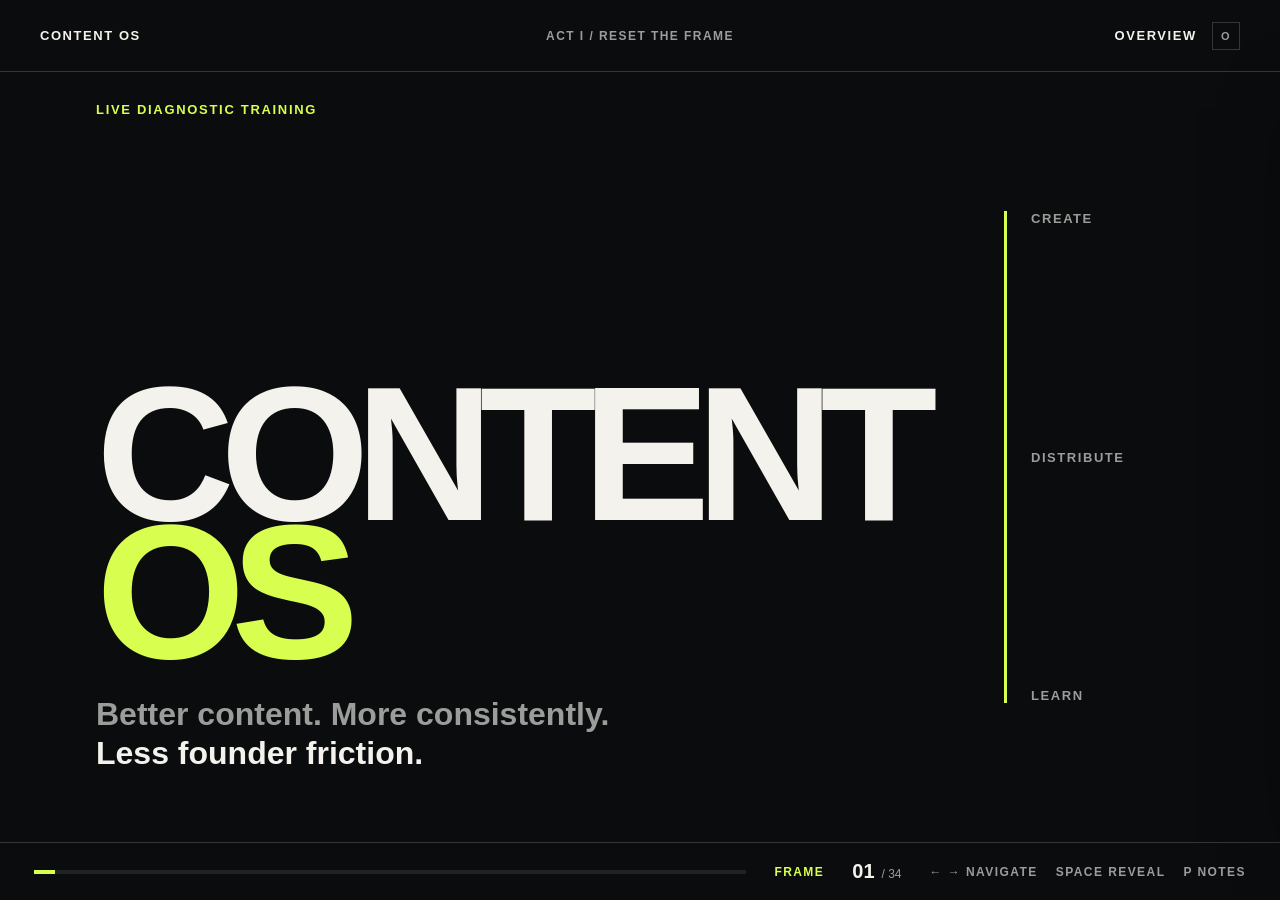
<file: content-os-training/index.html>
<!doctype html>
<html lang="en">
<head>
  <meta charset="utf-8">
  <meta name="viewport" content="width=device-width, initial-scale=1">
  <meta name="theme-color" content="#0b0c0d">
  <meta name="description" content="Design a content machine that creates, distributes, and learns—without consuming the founder's life.">
  <meta property="og:title" content="Content OS — Live Training">
  <meta property="og:description" content="Better content. More consistently. Less founder friction.">
  <meta property="og:type" content="website">
  <meta property="og:url" content="https://kxros.io/content-os-training/">
  <meta name="twitter:card" content="summary">
  <title>Content OS — Live Training</title>
  <link rel="stylesheet" href="styles.css">
</head>
<body>
  <header class="topbar">
    <button class="wordmark" data-overview-open aria-label="Open session overview">CONTENT OS</button>
    <div class="act-label" aria-live="polite"></div>
    <button class="overview-button" data-overview-open>OVERVIEW <span>O</span></button>
  </header>
  <main id="deck" class="deck" aria-live="polite"></main>
  <footer class="bottombar">
    <div class="progress"><i></i></div><div class="slide-mode"></div>
    <div class="slide-count"><b>01</b><span>/ 34</span></div>
    <div class="key-hints"><span>← → NAVIGATE</span><span>SPACE REVEAL</span><span>P NOTES</span></div>
  </footer>
  <button class="nav-edge nav-prev" aria-label="Previous slide"></button><button class="nav-edge nav-next" aria-label="Next slide"></button>
  <aside class="presenter" aria-hidden="true">
    <button class="panel-close" data-presenter-close aria-label="Close presenter notes">×</button>
    <div class="presenter-title"><span>PRESENTER NOTES</span><b></b></div>
    <div class="note"><strong>OBJECTIVE</strong><p data-note="objective"></p></div>
    <div class="note"><strong>ASK</strong><p data-note="ask"></p></div>
    <div class="note"><strong>LISTEN FOR</strong><p data-note="listen"></p></div>
    <div class="note"><strong>CAPTURE</strong><p data-note="capture"></p></div>
  </aside>
  <aside class="overview" aria-hidden="true">
    <div class="overview-header"><div><span>CONTENT OS / LIVE TRAINING</span><h2>Eight-act session</h2></div><button class="panel-close" data-overview-close aria-label="Close overview">×</button></div>
    <nav class="act-nav" aria-label="Jump to act"></nav>
    <p class="overview-help">Choose an act to jump · O overview · P presenter notes · Esc close</p>
  </aside>
  <script src="app.js"></script>
</body>
</html>
</file>
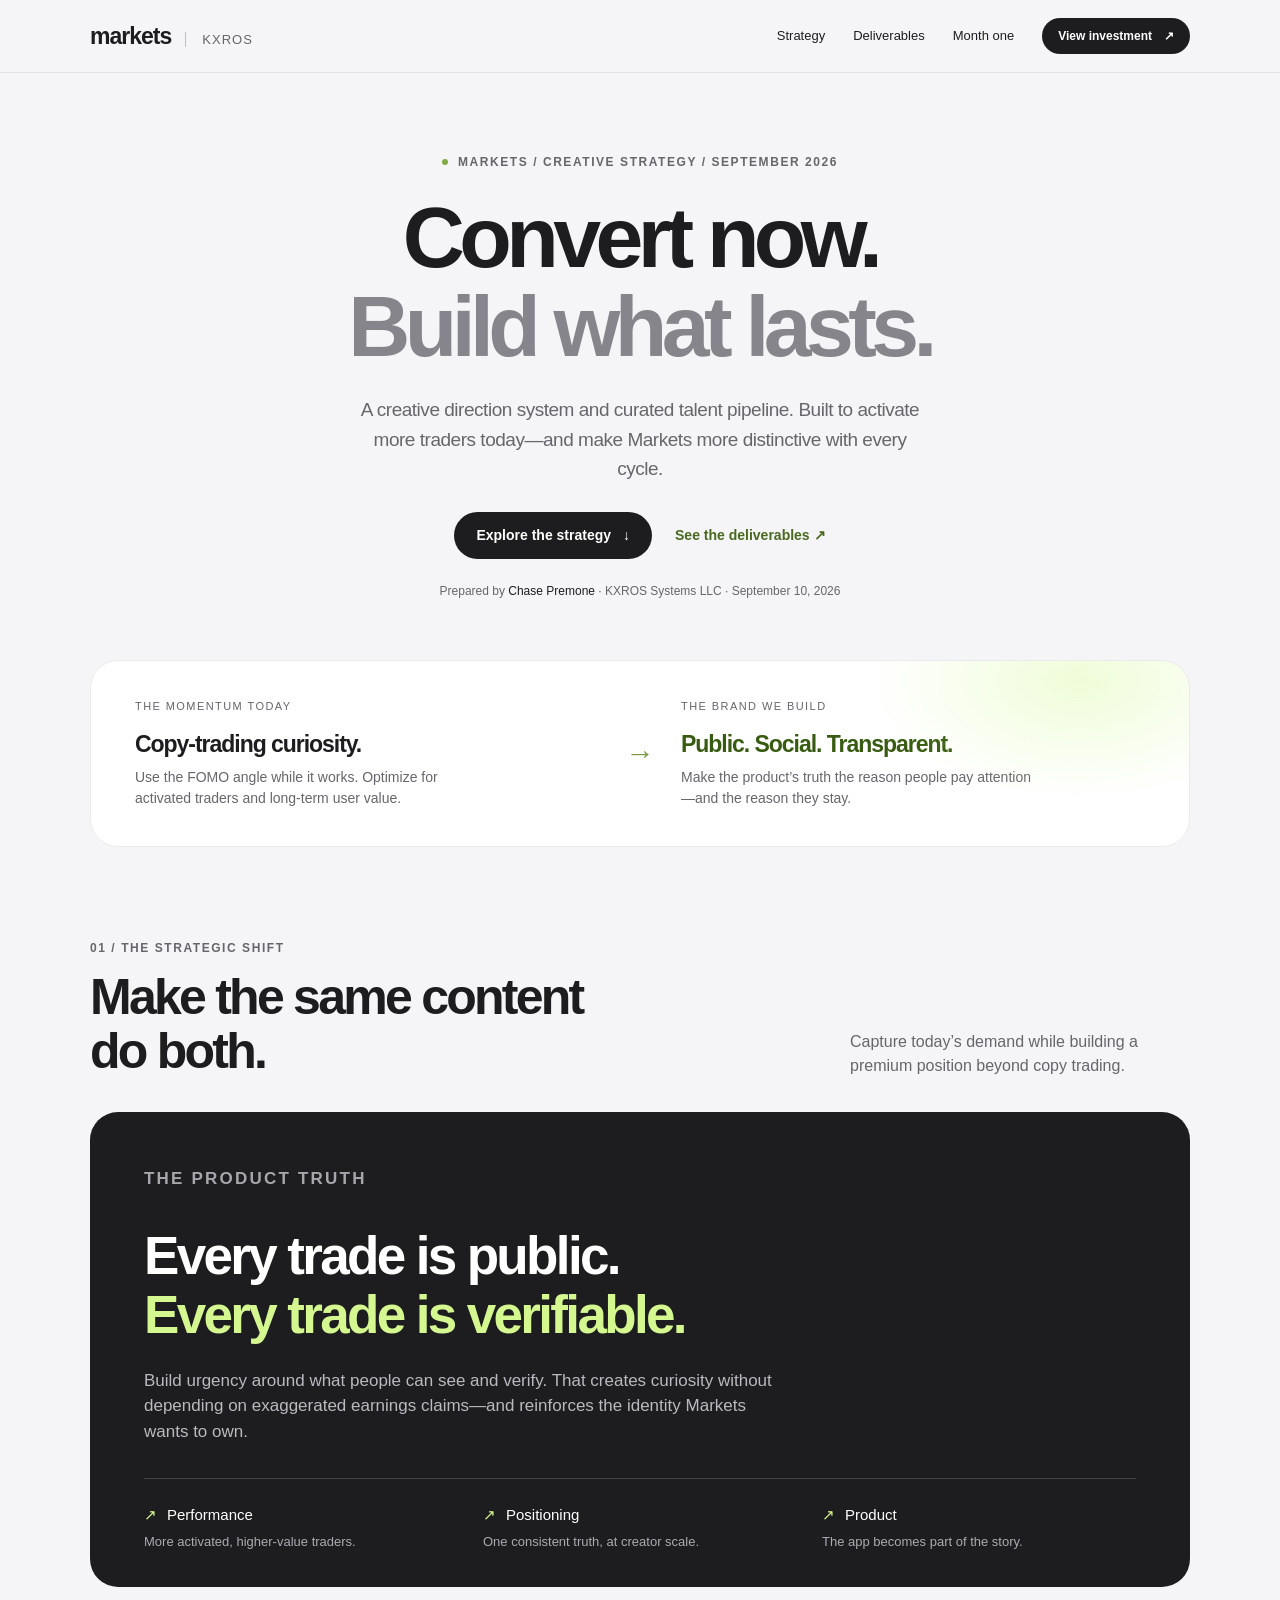
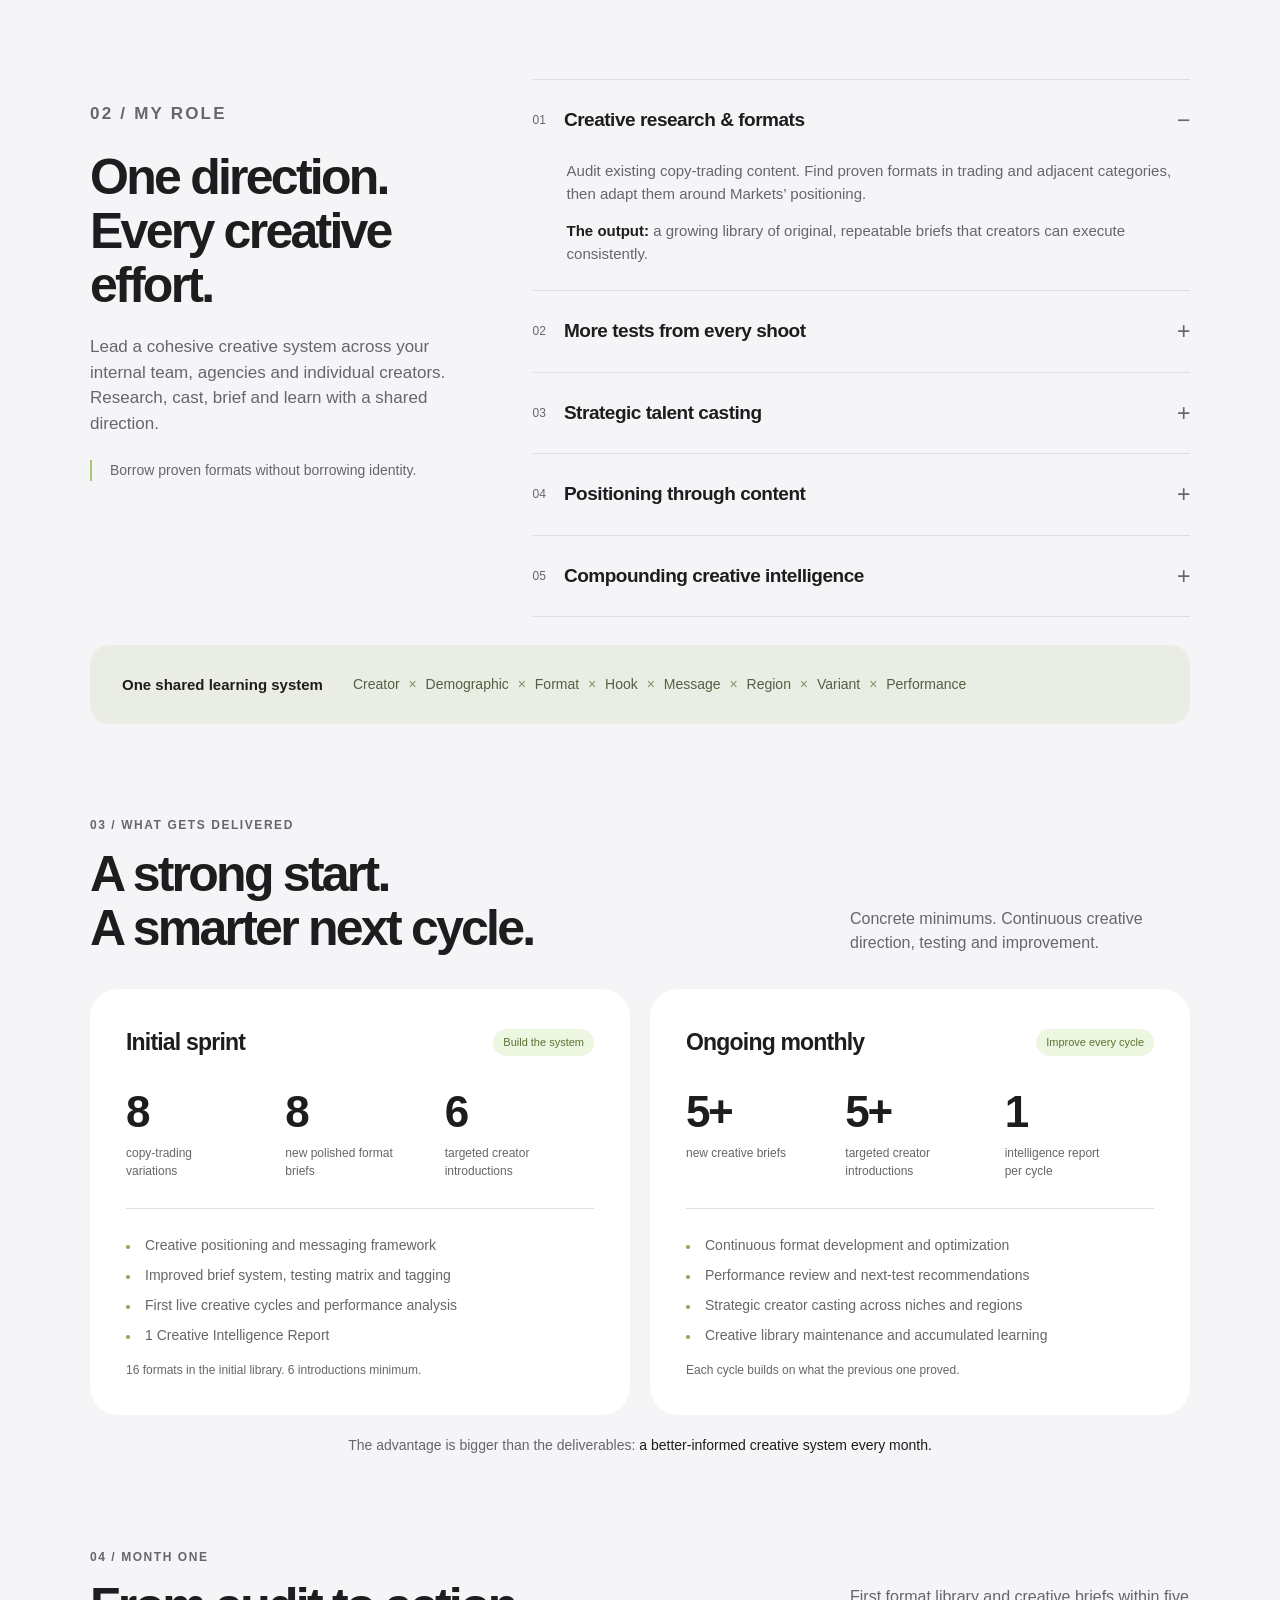
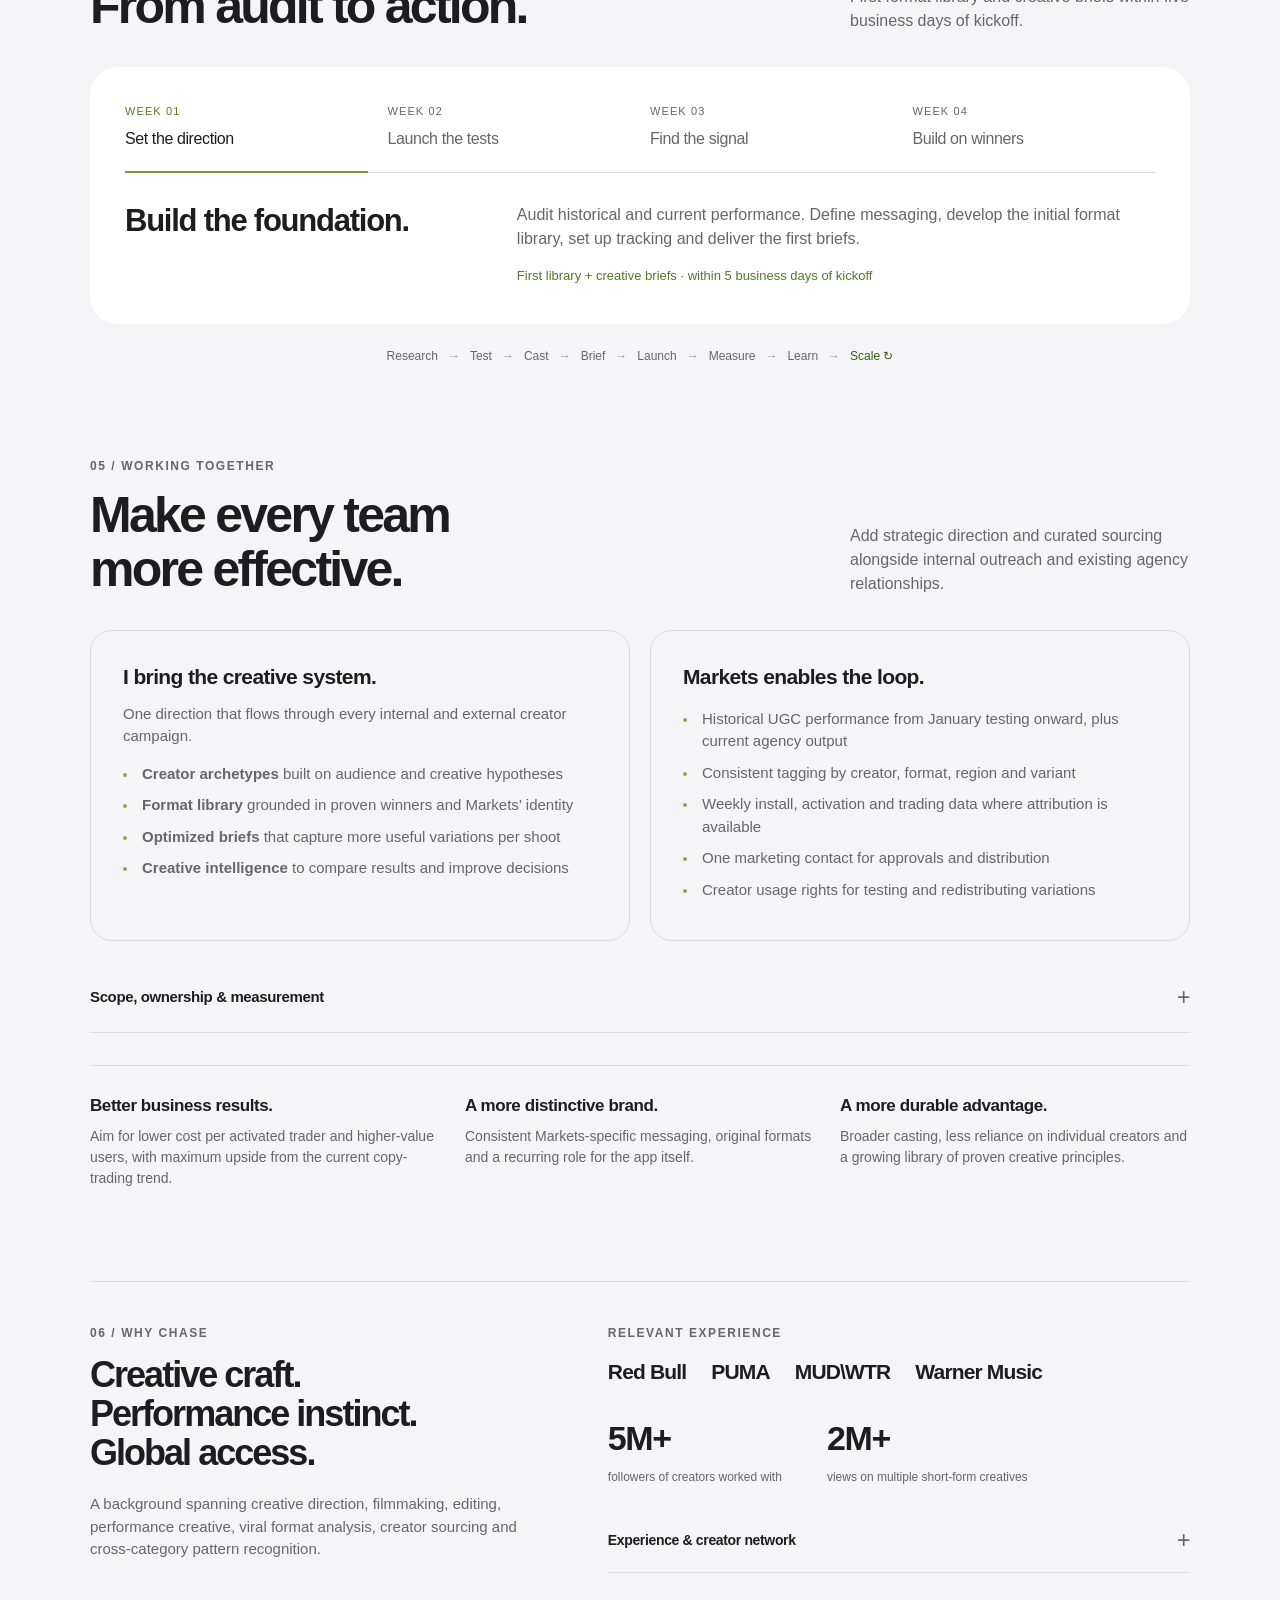
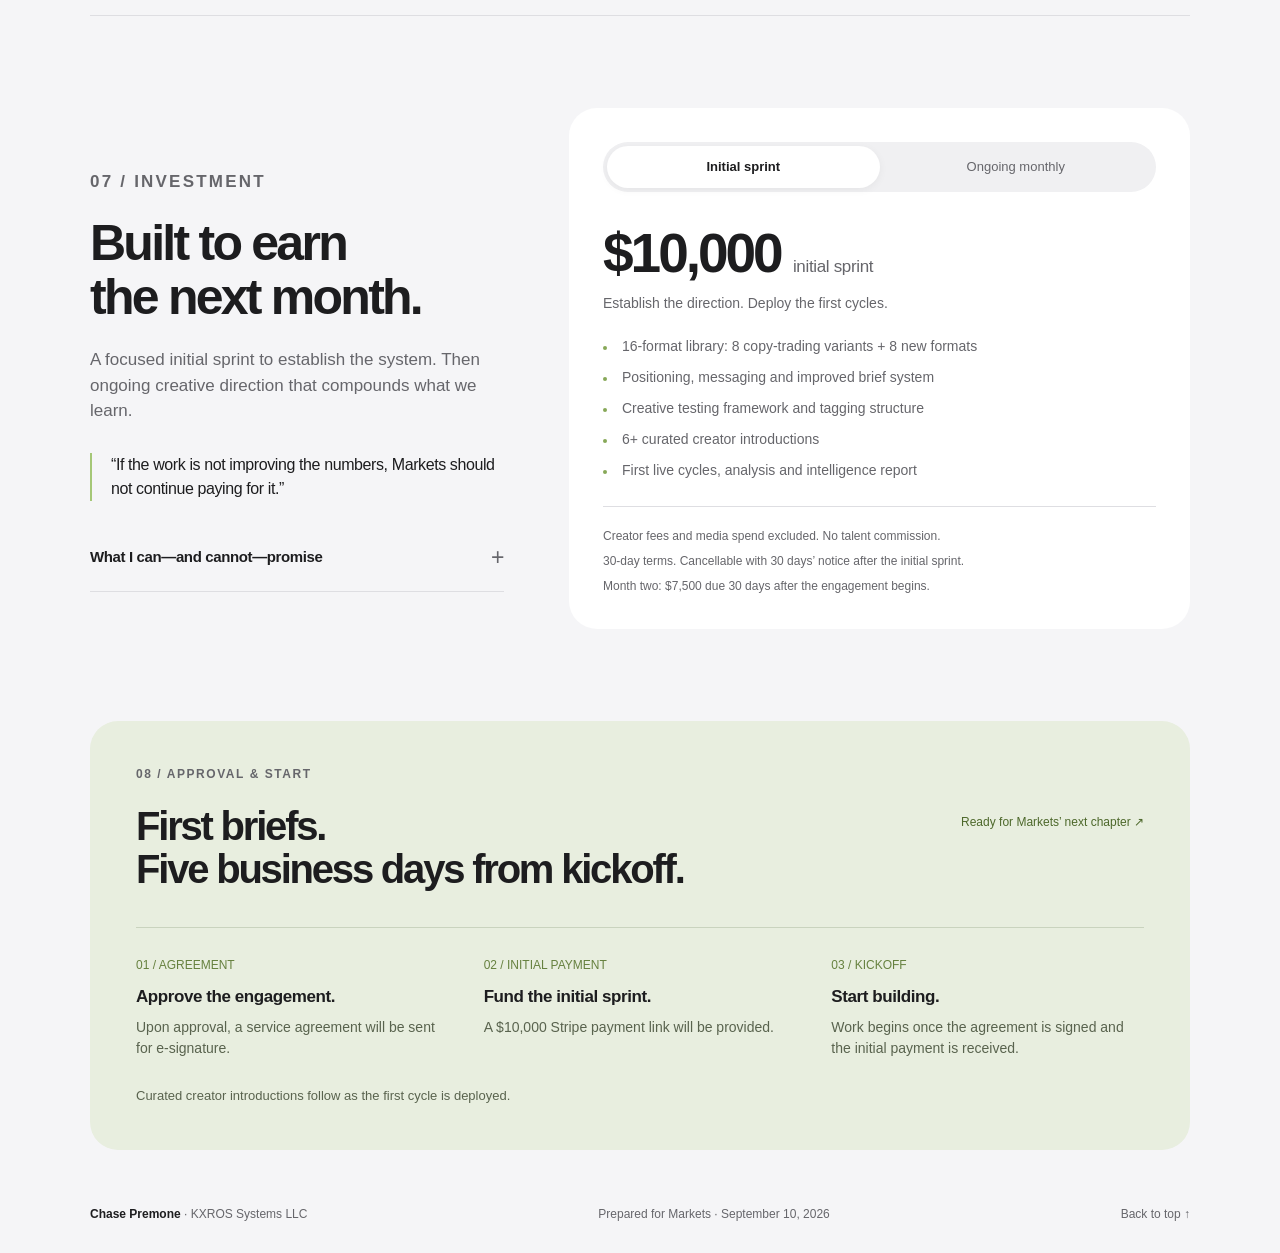
<file: markets/index.html>
<!doctype html>
<html lang="en">
<head>
<meta charset="utf-8">
<meta name="viewport" content="width=device-width, initial-scale=1">
<meta name="theme-color" content="#f5f5f7">
<meta name="description" content="A creative direction system and curated talent pipeline for Markets. Strategy, deliverables, operating plan and investment. Prepared by Chase Premone, KXROS Systems LLC.">
<meta name="robots" content="noindex, nofollow">
<title>Markets — Creative Strategy by KXROS</title>
<link rel="canonical" href="https://kxros.io/markets/">
<style>
:root{--bg:#f5f5f7;--white:#fff;--ink:#1d1d1f;--muted:#66666b;--line:#dedee2;--green:#d4f790;--green-ink:#385b12;--radius:28px;--max:1100px}
*{box-sizing:border-box}html{scroll-behavior:smooth;scroll-padding-top:100px}body{margin:0;background:var(--bg);color:var(--ink);font-family:-apple-system,BlinkMacSystemFont,"Segoe UI",Helvetica,Arial,sans-serif;-webkit-font-smoothing:antialiased;line-height:1.5}button,a,summary{-webkit-tap-highlight-color:transparent}button{font:inherit}a{color:inherit;text-decoration:none}button,summary{cursor:pointer}button:focus-visible,a:focus-visible,summary:focus-visible{outline:3px solid #588e21;outline-offset:5px}::selection{background:var(--green);color:var(--ink)}[hidden]{display:none!important}.wrap{width:min(var(--max),calc(100% - 64px));margin-inline:auto}.skip{position:fixed;top:-100px;left:20px;background:var(--ink);color:white;padding:12px;z-index:99}.skip:focus{top:12px}
header{position:sticky;top:0;z-index:20;background:rgba(245,245,247,.88);backdrop-filter:blur(20px);-webkit-backdrop-filter:blur(20px);border-bottom:1px solid rgba(29,29,31,.08)}.nav{height:72px;display:flex;align-items:center;justify-content:space-between;gap:24px}.wordmark{font-size:23px;font-weight:700;letter-spacing:-1px}.wordmark span{font-size:13px;letter-spacing:.08em;margin-left:14px;padding-left:16px;border-left:1px solid #bdbdc2;font-weight:500;color:var(--muted)}nav{display:flex;align-items:center;gap:28px;font-size:13px;font-weight:500}nav a{transition:color .2s}nav a:hover{color:#578022}.pill{display:inline-flex;justify-content:center;align-items:center;gap:12px;padding:13px 22px;border-radius:100px;background:var(--ink);color:white;font-size:14px;font-weight:600;border:0;transition:transform .2s,background .2s}.pill:hover{background:#353538;transform:translateY(-2px)}.nav .pill{padding:9px 16px;font-size:12px}.progress{height:2px;position:absolute;bottom:-1px;left:0;background:#6f972f;width:0;transition:width .1s linear}
.eyebrow{font-size:12px;font-weight:600;letter-spacing:.13em;text-transform:uppercase;color:var(--muted);margin:0 0 22px}.hero{text-align:center;padding:80px 0 0}.hero .eyebrow{display:flex;gap:10px;align-items:center;justify-content:center}.dot{width:6px;height:6px;background:#83aa44;border-radius:50%}h1,h2,h3,p{margin-top:0}h1{font-size:clamp(52px,7.2vw,86px);font-weight:650;letter-spacing:-.065em;line-height:1.03;margin-bottom:25px}h1 span{color:#85858b}.hero-intro{max-width:580px;margin:0 auto 29px;font-size:19px;color:var(--muted);line-height:1.55;letter-spacing:-.025em}.hero-meta{font-size:12px;color:var(--muted);margin:23px 0 0}.hero-meta b{font-weight:500;color:var(--ink)}.hero-actions{display:flex;justify-content:center;gap:23px;align-items:center}.text-link{font-size:14px;color:#4a691e;font-weight:600}.text-link:hover{text-decoration:underline;text-underline-offset:4px}
.bridge{margin-top:60px;padding:37px 44px;background:var(--white);border:1px solid #eaeaec;border-radius:var(--radius);display:grid;grid-template-columns:1fr 82px 1fr;text-align:left;position:relative;overflow:hidden}.bridge:before{content:"";position:absolute;width:420px;height:240px;right:-100px;top:-100px;background:radial-gradient(ellipse,rgba(212,247,144,.35),transparent 70%);pointer-events:none}.bridge-label{font-size:11px;letter-spacing:.13em;text-transform:uppercase;color:var(--muted);margin-bottom:12px}.bridge h3{font-size:23px;letter-spacing:-.045em;margin-bottom:6px;font-weight:600}.bridge p{font-size:14px;color:var(--muted);margin:0;max-width:350px}.bridge-arrow{align-self:center;text-align:center;color:#7b9d42;font-size:29px}.bridge .future h3{color:var(--green-ink)}
section{padding:92px 0 0}.section-top{display:flex;align-items:flex-end;justify-content:space-between;gap:30px;margin-bottom:34px}.section-top .eyebrow{margin-bottom:13px}h2{font-size:clamp(34px,4.3vw,50px);line-height:1.08;font-weight:620;letter-spacing:-.055em;margin-bottom:0}.section-note{max-width:340px;font-size:16px;color:var(--muted);margin:0}.thesis{background:var(--ink);color:#fff;border-radius:var(--radius);padding:54px 54px 35px;position:relative;overflow:hidden}.thesis .eyebrow{color:#a6a6ac}.thesis h3{font-size:clamp(32px,4.5vw,53px);letter-spacing:-.05em;line-height:1.12;font-weight:560;max-width:720px;margin-bottom:23px}.thesis h3 span{color:var(--green)}.thesis>p{max-width:635px;font-size:17px;color:#b9b9bf;margin-bottom:34px}.truths{display:grid;grid-template-columns:repeat(3,1fr);border-top:1px solid #414143;padding-top:24px;gap:25px}.truths span{display:block;font-size:13px;color:#aaaab1;margin-top:5px}.truths strong{font-size:15px;font-weight:500}.truths strong:before{content:"↗";color:var(--green);margin-right:10px}
.strategy{display:grid;grid-template-columns:.85fr 1.5fr;gap:70px}.strategy-intro p{color:var(--muted);font-size:17px;margin:22px 0 24px}.small-note{border-left:2px solid #a5c777;padding-left:18px;font-size:14px!important}.accordion{border-top:1px solid var(--line)}details{border-bottom:1px solid var(--line)}summary{list-style:none;display:flex;align-items:center;gap:18px;padding:23px 0;font-size:19px;letter-spacing:-.025em;font-weight:550}summary::-webkit-details-marker{display:none}summary .num{font-size:12px;letter-spacing:0;color:var(--muted);font-weight:400}summary:after{content:"+";font-size:23px;font-weight:300;margin-left:auto;flex-shrink:0;color:var(--muted)}details[open] summary:after{content:"−"}.detail-body{padding:0 0 25px 34px;color:var(--muted);font-size:15px}.detail-body p:last-child{margin-bottom:0}.detail-body strong{color:var(--ink);font-weight:550}ul.clean{padding:0;list-style:none;margin:15px 0 0}ul.clean li{position:relative;padding-left:19px;margin:9px 0}ul.clean li:before{content:"";width:4px;height:4px;border-radius:50%;background:#87a858;position:absolute;left:0;top:10px}.tag-row{display:flex;flex-wrap:wrap;gap:7px}.tag{font-size:12px;background:#eaeaed;padding:5px 10px;border-radius:6px;color:#56565c}.intelligence{margin-top:28px;border-radius:20px;background:#e9edE3;padding:27px 32px;display:flex;gap:30px;align-items:center}.intelligence strong{flex-shrink:0;font-size:15px;font-weight:550}.intelligence p{font-size:14px;line-height:1.8;margin:0;color:#526144}.intelligence .cross{color:#7d9267;padding:0 5px}
.delivery-grid{display:grid;grid-template-columns:1fr 1fr;gap:20px}.card{background:white;border-radius:var(--radius);padding:36px}.card-top{display:flex;justify-content:space-between;align-items:center;margin-bottom:27px}.card-top h3{font-size:23px;letter-spacing:-.035em;font-weight:600;margin:0}.badge{font-size:11px;color:#58752e;background:#edf6e0;border-radius:30px;padding:5px 10px;white-space:nowrap}.metrics{display:grid;grid-template-columns:repeat(3,1fr);gap:10px;margin-bottom:28px}.metric strong{display:block;font-size:44px;font-weight:550;line-height:1.15;letter-spacing:-.055em}.metric span{display:block;font-size:12px;color:var(--muted);max-width:110px;margin-top:7px}.card ul{font-size:14px;color:var(--muted);border-top:1px solid var(--line);padding-top:17px!important}.card-foot{font-size:12px;color:var(--muted);margin:15px 0 0}.delivery-foot{font-size:14px;color:var(--muted);margin:20px 0 0;text-align:center}.delivery-foot strong{color:var(--ink);font-weight:500}
.timeline{background:white;border-radius:var(--radius);padding:35px}.week-tabs{display:grid;grid-template-columns:repeat(4,1fr);border-bottom:1px solid var(--line);gap:20px}.week-tab{background:none;border:0;text-align:left;color:var(--muted);padding:0 0 20px;border-bottom:2px solid transparent;position:relative;bottom:-1px}.week-tab small{display:block;text-transform:uppercase;letter-spacing:.1em;font-size:11px;margin-bottom:7px}.week-tab b{display:block;font-weight:500;font-size:16px;letter-spacing:-.025em}.week-tab[aria-selected=true]{color:var(--ink);border-color:#749c36}.week-tab[aria-selected=true] small{color:#597d27}.week-panel{padding:30px 0 4px;display:grid;grid-template-columns:.75fr 1.4fr;gap:50px}.week-panel h3{font-size:31px;letter-spacing:-.04em;line-height:1.15;margin:0;font-weight:550}.week-panel p{font-size:16px;color:var(--muted);margin:0}.week-panel .week-output{display:block;margin-top:15px;font-size:13px;color:#557929;font-weight:500}.loop{display:flex;flex-wrap:wrap;justify-content:center;align-items:center;gap:10px;margin-top:23px;color:var(--muted);font-size:12px}.loop i{font-style:normal;color:#929298}.loop strong{color:var(--green-ink);font-weight:500}
.team-grid{display:grid;grid-template-columns:1fr 1fr;gap:20px}.team-card{padding:30px 32px;border:1px solid #dcdce0;border-radius:22px}.team-card h3{font-size:21px;letter-spacing:-.03em;margin-bottom:10px;font-weight:550}.team-card p,.team-card ul{font-size:15px;color:var(--muted)}.team-card p{margin-bottom:10px}.team-card p:last-child{margin-bottom:0}.scope{margin-top:22px}.scope summary{font-size:15px;padding:17px 0}.scope .detail-body{padding-left:0}.scope .detail-body p{max-width:830px}.outcomes{margin-top:32px;padding:27px 0 0;border-top:1px solid var(--line);display:grid;grid-template-columns:repeat(3,1fr);gap:25px}.outcome h3{font-size:17px;letter-spacing:-.025em;font-weight:550;margin-bottom:8px}.outcome p{font-size:14px;color:var(--muted);margin-bottom:0}
.experience{display:grid;grid-template-columns:1fr 1.3fr;gap:70px;padding:42px 0;border-top:1px solid var(--line);border-bottom:1px solid var(--line)}.experience h2{font-size:36px}.experience .bio{font-size:15px;color:var(--muted);margin:20px 0 0}.experience .eyebrow{margin-bottom:14px}.names{display:flex;flex-wrap:wrap;align-items:center;gap:15px 25px;margin-bottom:25px;font-size:21px;font-weight:600;letter-spacing:-.04em}.proof{display:flex;gap:45px}.proof strong{font-size:34px;font-weight:550;letter-spacing:-.04em;display:block}.proof span{font-size:12px;color:var(--muted)}.experience details{margin-top:20px}.experience summary{font-size:14px;padding:15px 0}.experience .detail-body{padding-left:0;font-size:14px}.region-note{font-size:13px;margin-top:15px}
.investment{display:grid;grid-template-columns:.8fr 1.2fr;gap:65px;align-items:center}.investment-intro>p{color:var(--muted);font-size:17px;margin-top:23px}.investment-intro blockquote{margin:29px 0 0;padding-left:19px;border-left:2px solid #a5c777;font-size:16px;font-weight:500;letter-spacing:-.025em}.pricing{background:white;border-radius:var(--radius);padding:34px}.segmented{display:flex;background:#f0f0f2;padding:4px;border-radius:100px;margin-bottom:30px}.segmented button{border:0;background:none;border-radius:100px;flex:1;padding:11px 15px;font-size:13px;color:var(--muted)}.segmented button[aria-selected=true]{background:white;box-shadow:0 2px 8px #0000000d;color:var(--ink);font-weight:600}.price{font-size:55px;font-weight:550;letter-spacing:-.055em;line-height:1.15;margin-bottom:8px}.price small{font-size:17px;letter-spacing:-.02em;font-weight:400;color:var(--muted)}.price-sub{font-size:14px;color:var(--muted);margin-bottom:22px}.price-panel ul{font-size:14px;color:var(--muted)}.price-panel ul li{margin:10px 0}.terms{font-size:12px;color:var(--muted);border-top:1px solid var(--line);padding-top:20px;margin-top:25px}.terms p{margin-bottom:7px}.terms p:last-child{margin-bottom:0}
.kickoff{padding-bottom:55px}.kickoff-box{background:#e8eedf;border-radius:var(--radius);padding:44px 46px}.kickoff-head{display:flex;justify-content:space-between;gap:30px;align-items:flex-start}.kickoff-head h2{font-size:40px;max-width:550px}.kickoff-head>span{white-space:nowrap;font-size:12px;color:#4d682b;padding-top:8px}.steps{display:grid;grid-template-columns:repeat(3,1fr);gap:35px;margin-top:35px;padding-top:28px;border-top:1px solid #c9d3be}.step>span{display:block;font-size:12px;color:#66813f;margin-bottom:10px}.step h3{font-size:17px;letter-spacing:-.025em;font-weight:550;margin-bottom:8px}.step p{color:#59634e;font-size:14px;margin:0}.kickoff-note{font-size:13px;color:#59634e;margin:27px 0 0}.footer{display:flex;justify-content:space-between;gap:25px;padding:0 0 30px;font-size:12px;color:var(--muted)}.footer strong{font-weight:550;color:var(--ink)}.footer a:hover{text-decoration:underline}.no-js-note{font-size:13px;color:var(--muted);text-align:center;padding:15px}.enter{animation:enter .7s ease both}@keyframes enter{from{opacity:0;transform:translateY(12px)}to{opacity:1;transform:translateY(0)}}
@media(min-width:1000px){.hero h1{max-width:900px;margin-inline:auto}}
@media(max-width:800px){.wrap{width:calc(100% - 40px)}nav{gap:20px}nav .optional{display:none}.hero{padding-top:60px}.hero-intro{font-size:17px}.bridge{padding:28px;grid-template-columns:1fr 42px 1fr}.bridge h3{font-size:20px}.bridge p{font-size:13px}section{padding-top:65px}.strategy,.investment{grid-template-columns:1fr;gap:30px}.strategy-intro p{max-width:600px}.section-top{align-items:flex-start;flex-direction:column;gap:18px}.section-note{max-width:520px}.card{padding:28px}.card-top{align-items:flex-start;gap:12px}.card-top h3{font-size:21px}.metrics{grid-template-columns:repeat(2,1fr);row-gap:20px}.metric:last-child{grid-column:1/-1}.metric:last-child span{max-width:none}.intelligence{align-items:flex-start;flex-direction:column;gap:10px}.experience{gap:35px;grid-template-columns:1fr 1.2fr}.experience h2{font-size:32px}.names{font-size:18px}.proof{gap:25px}.kickoff-box{padding:35px}.kickoff-head{flex-direction:column;gap:18px}.kickoff-head>span{padding:0}.steps{gap:22px}}
@media(max-width:560px){.wrap{width:calc(100% - 36px)}.nav{height:62px;gap:10px}.wordmark{font-size:21px}.wordmark span{font-size:10px;margin-left:8px;padding-left:10px}nav>a:not(.pill){display:none}.nav .pill{font-size:11px;padding:9px 12px}.hero{padding-top:46px}.hero .eyebrow{font-size:10px;letter-spacing:.1em}h1{font-size:51px}.hero-intro{font-size:16px;max-width:330px}.hero-actions{gap:20px}.hero-meta{font-size:11px}.bridge{margin-top:40px;padding:26px;grid-template-columns:1fr;gap:20px}.bridge-arrow{text-align:left;font-size:23px;line-height:1;transform:rotate(90deg);width:22px}.bridge h3{font-size:23px}.bridge p{font-size:14px;max-width:100%}.bridge-label{margin-bottom:8px}.thesis{padding:32px 27px}.thesis h3{font-size:34px}.thesis>p{font-size:15px}.truths{grid-template-columns:1fr;gap:20px}.truths span{margin-left:22px}.delivery-grid,.team-grid,.experience{grid-template-columns:1fr}.metrics{grid-template-columns:repeat(3,1fr)}.metric:last-child{grid-column:auto}.metric strong{font-size:39px}.metric span{font-size:11px}.card-top{align-items:center}.delivery-foot{font-size:13px}.intelligence{padding:24px}.intelligence p{font-size:13px}.timeline{padding:26px 22px}.week-tabs{gap:8px}.week-tab b{font-size:12px;line-height:1.4}.week-tab small{font-size:10px}.week-panel{grid-template-columns:1fr;gap:15px;padding-top:26px}.week-panel h3{font-size:28px}.week-panel p{font-size:15px}.loop{gap:7px;font-size:11px}.outcomes{grid-template-columns:1fr;gap:20px}.team-card{padding:26px}.experience{gap:25px}.experience .bio{margin-top:17px}.names{gap:16px 22px;font-size:21px}.proof{gap:35px}.pricing{padding:27px}.price{font-size:50px}.kickoff-box{padding:30px 26px}.kickoff-head h2{font-size:34px}.steps{grid-template-columns:1fr;gap:24px}.step>span{margin-bottom:6px}.footer{flex-direction:column;gap:10px}.detail-body{padding-left:0}summary{font-size:17px;gap:14px}.section-top{margin-bottom:25px}}
@media(prefers-reduced-motion:reduce){html{scroll-behavior:auto}*,*:before,*:after{animation:none!important;transition:none!important}}
@media print{header,.hero-actions,.segmented,.week-tabs,.skip{display:none!important}body{background:white;font-size:11pt}.wrap{width:100%}.hero{padding-top:0}section{padding-top:30px}h1{font-size:42px}h2{font-size:28px}.bridge{margin-top:25px}.card,.thesis,.timeline,.pricing,.kickoff-box,.team-card{border:1px solid #ccc;break-inside:avoid}.thesis{background:#f3f3f3;color:#111}.thesis h3 span,.thesis>p,.thesis .eyebrow,.truths span{color:#444}.price-panel[hidden],.week-panel[hidden]{display:block!important}.price-panel{padding-block:16px}.week-panel{border-bottom:1px solid #ccc}.strategy,.investment,.experience{gap:25px}.footer{margin-top:25px}a[href]:after{content:none}}
</style>
</head>
<body>
<a class="skip" href="#main">Skip to brief</a>
<header><div class="nav wrap"><a class="wordmark" href="#main" aria-label="Markets brief, back to top">markets<span>KXROS</span></a><nav aria-label="Brief sections"><a href="#strategy">Strategy</a><a href="#deliverables">Deliverables</a><a class="optional" href="#roadmap">Month one</a><a class="pill" href="#investment">View investment <span aria-hidden="true">↗</span></a></nav></div><div class="progress" aria-hidden="true"></div></header>
<main id="main">
<div class="wrap hero enter">
<p class="eyebrow"><span class="dot" aria-hidden="true"></span> Markets / Creative strategy / September 2026</p>
<h1>Convert now.<br><span>Build what lasts.</span></h1>
<p class="hero-intro">A creative direction system and curated talent pipeline. Built to activate more traders today—and make Markets more distinctive with every cycle.</p>
<div class="hero-actions"><a href="#strategy" class="pill">Explore the strategy <span aria-hidden="true">↓</span></a><a href="#deliverables" class="text-link">See the deliverables ↗</a></div>
<p class="hero-meta">Prepared by <b>Chase Premone</b> · KXROS Systems LLC · September 10, 2026</p>
<div class="bridge" aria-label="Connecting short-term performance to long-term brand"><div><div class="bridge-label">The momentum today</div><h3>Copy-trading curiosity.</h3><p>Use the FOMO angle while it works. Optimize for activated traders and long-term user value.</p></div><div class="bridge-arrow" aria-hidden="true">→</div><div class="future"><div class="bridge-label">The brand we build</div><h3>Public. Social. Transparent.</h3><p>Make the product’s truth the reason people pay attention—and the reason they stay.</p></div></div>
</div>
<section id="strategy" class="wrap">
<div class="section-top"><div><p class="eyebrow">01 / The strategic shift</p><h2>Make the same content<br>do both.</h2></div><p class="section-note">Capture today’s demand while building a premium position beyond copy trading.</p></div>
<div class="thesis"><p class="eyebrow">The product truth</p><h3>Every trade is public.<br><span>Every trade is verifiable.</span></h3><p>Build urgency around what people can see and verify. That creates curiosity without depending on exaggerated earnings claims—and reinforces the identity Markets wants to own.</p><div class="truths"><div><strong>Performance</strong><span>More activated, higher-value traders.</span></div><div><strong>Positioning</strong><span>One consistent truth, at creator scale.</span></div><div><strong>Product</strong><span>The app becomes part of the story.</span></div></div></div>
</section>
<section class="wrap">
<div class="strategy"><div class="strategy-intro"><p class="eyebrow">02 / My role</p><h2>One direction.<br>Every creative effort.</h2><p>Lead a cohesive creative system across your internal team, agencies and individual creators. Research, cast, brief and learn with a shared direction.</p><p class="small-note">Borrow proven formats without borrowing identity.</p></div>
<div class="accordion">
<details open><summary><span class="num">01</span>Creative research & formats</summary><div class="detail-body"><p>Audit existing copy-trading content. Find proven formats in trading and adjacent categories, then adapt them around Markets’ positioning.</p><p><strong>The output:</strong> a growing library of original, repeatable briefs that creators can execute consistently.</p></div></details>
<details><summary><span class="num">02</span>More tests from every shoot</summary><div class="detail-body"><p>Test verbal, visual and text hooks alongside creator type, message, product moment, editing and pacing.</p><p>Capture <strong>3–4 alternate openings</strong> per shoot where possible. Use trial or non-grid placements to test variations without making every version a permanent creator post.</p><p><strong>The goal:</strong> more useful tests from the same creator budget.</p></div></details>
<details><summary><span class="num">03</span>Strategic talent casting</summary><div class="detail-body"><p>Make creator selection part of the strategy. Source curated talent across adjacent niches, with particular attention to the <strong>25–35 audience</strong> and other higher-value demographics.</p><p>Give internal teams and agencies clear creator archetypes built around audience, region and a creative hypothesis.</p><p><strong>Introductions only. No commission or markup.</strong> Markets handles contracting, payment, management and renegotiation directly.</p></div></details>
<details><summary><span class="num">04</span>Positioning through content</summary><div class="detail-body"><p>Markets already has its positioning. The job is to express it consistently across hundreds of assets: a repeated phrase, a product truth, a recurring reason Markets is different.</p><p>Make the app a recurring part of the content. Keep every brief aligned on narrative, performance and compliance, while leaving room for the creator’s voice.</p></div></details>
<details><summary><span class="num">05</span>Compounding creative intelligence</summary><div class="detail-body"><p>Track what worked, what failed, who converted and what to test next. Repeat stronger formats, cut weaker ideas and let every cycle improve the next one.</p><p>Competitors can hire the same creators and agencies. <strong>Markets’ edge is the accumulated intelligence that determines what gets made, tested and scaled.</strong></p></div></details>
</div></div>
<div class="intelligence"><strong>One shared learning system</strong><p>Creator <span class="cross">×</span> Demographic <span class="cross">×</span> Format <span class="cross">×</span> Hook <span class="cross">×</span> Message <span class="cross">×</span> Region <span class="cross">×</span> Variant <span class="cross">×</span> Performance</p></div>
</section>
<section id="deliverables" class="wrap">
<div class="section-top"><div><p class="eyebrow">03 / What gets delivered</p><h2>A strong start.<br>A smarter next cycle.</h2></div><p class="section-note">Concrete minimums. Continuous creative direction, testing and improvement.</p></div>
<div class="delivery-grid"><article class="card"><div class="card-top"><h3>Initial sprint</h3><span class="badge">Build the system</span></div><div class="metrics"><div class="metric"><strong>8</strong><span>copy-trading variations</span></div><div class="metric"><strong>8</strong><span>new polished format briefs</span></div><div class="metric"><strong>6</strong><span>targeted creator introductions</span></div></div><ul class="clean"><li>Creative positioning and messaging framework</li><li>Improved brief system, testing matrix and tagging</li><li>First live creative cycles and performance analysis</li><li>1 Creative Intelligence Report</li></ul><p class="card-foot">16 formats in the initial library. 6 introductions minimum.</p></article>
<article class="card"><div class="card-top"><h3>Ongoing monthly</h3><span class="badge">Improve every cycle</span></div><div class="metrics"><div class="metric"><strong>5+</strong><span>new creative briefs</span></div><div class="metric"><strong>5+</strong><span>targeted creator introductions</span></div><div class="metric"><strong>1</strong><span>intelligence report per cycle</span></div></div><ul class="clean"><li>Continuous format development and optimization</li><li>Performance review and next-test recommendations</li><li>Strategic creator casting across niches and regions</li><li>Creative library maintenance and accumulated learning</li></ul><p class="card-foot">Each cycle builds on what the previous one proved.</p></article></div><p class="delivery-foot">The advantage is bigger than the deliverables: <strong>a better-informed creative system every month.</strong></p>
</section>
<section id="roadmap" class="wrap">
<div class="section-top"><div><p class="eyebrow">04 / Month one</p><h2>From audit to action.</h2></div><p class="section-note">First format library and creative briefs within five business days of kickoff.</p></div>
<div class="timeline"><div class="week-tabs" role="tablist" aria-label="Month one timeline"><button class="week-tab" id="tab-week-1" role="tab" aria-selected="true" aria-controls="week-1" data-group="week"><small>Week 01</small><b>Set the direction</b></button><button class="week-tab" id="tab-week-2" role="tab" aria-selected="false" aria-controls="week-2" data-group="week"><small>Week 02</small><b>Launch the tests</b></button><button class="week-tab" id="tab-week-3" role="tab" aria-selected="false" aria-controls="week-3" data-group="week"><small>Week 03</small><b>Find the signal</b></button><button class="week-tab" id="tab-week-4" role="tab" aria-selected="false" aria-controls="week-4" data-group="week"><small>Week 04</small><b>Build on winners</b></button></div>
<div class="week-panel" id="week-1" role="tabpanel" aria-labelledby="tab-week-1" tabindex="0"><h3>Build the foundation.</h3><p>Audit historical and current performance. Define messaging, develop the initial format library, set up tracking and deliver the first briefs.<span class="week-output">First library + creative briefs · within 5 business days of kickoff</span></p></div>
<div class="week-panel" id="week-2" role="tabpanel" aria-labelledby="tab-week-2" tabindex="0"><h3>Put the work in market.</h3><p>Deliver the initial curated creator introductions and launch the first testing cohort with Markets’ team and execution partners.<span class="week-output">Creator introductions + first testing cohort</span></p></div>
<div class="week-panel" id="week-3" role="tabpanel" aria-labelledby="tab-week-3" tabindex="0"><h3>Let evidence lead.</h3><p>Review early performance, cut weaker ideas and expand stronger ones. Compare creator, format, hook and message results where attribution is available.<span class="week-output">Early performance review + next-test decisions</span></p></div>
<div class="week-panel" id="week-4" role="tabpanel" aria-labelledby="tab-week-4" tabindex="0"><h3>Make the next cycle better.</h3><p>Launch the next creative cycle and deliver the first Creative Intelligence Report. Feed the findings back into casting, briefs and the growing format library.<span class="week-output">Next cycle + first Creative Intelligence Report</span></p></div></div>
<div class="loop" aria-label="Operating loop"><span>Research</span><i>→</i><span>Test</span><i>→</i><span>Cast</span><i>→</i><span>Brief</span><i>→</i><span>Launch</span><i>→</i><span>Measure</span><i>→</i><span>Learn</span><i>→</i><strong>Scale ↻</strong></div>
</section>
<section class="wrap" id="working-together">
<div class="section-top"><div><p class="eyebrow">05 / Working together</p><h2>Make every team<br>more effective.</h2></div><p class="section-note">Add strategic direction and curated sourcing alongside internal outreach and existing agency relationships.</p></div>
<div class="team-grid"><article class="team-card"><h3>I bring the creative system.</h3><p>One direction that flows through every internal and external creator campaign.</p><ul class="clean"><li><strong>Creator archetypes</strong> built on audience and creative hypotheses</li><li><strong>Format library</strong> grounded in proven winners and Markets’ identity</li><li><strong>Optimized briefs</strong> that capture more useful variations per shoot</li><li><strong>Creative intelligence</strong> to compare results and improve decisions</li></ul></article><article class="team-card"><h3>Markets enables the loop.</h3><ul class="clean"><li>Historical UGC performance from January testing onward, plus current agency output</li><li>Consistent tagging by creator, format, region and variant</li><li>Weekly install, activation and trading data where attribution is available</li><li>One marketing contact for approvals and distribution</li><li>Creator usage rights for testing and redistributing variations</li></ul></article></div>
<div class="scope"><details><summary>Scope, ownership & measurement</summary><div class="detail-body"><p><strong>Markets owns creator contracting, payments, management and renegotiation.</strong> Creator fees and media spend remain with Markets. Introduced talent carries no commission or markup.</p><p>High-volume creator sourcing, roster management, media buying, full production, editing and community management are outside this engagement.</p><p>Incomplete attribution will be called out. Uncertain data will not be presented as a definitive conclusion.</p></div></details></div>
<div class="outcomes"><div class="outcome"><h3>Better business results.</h3><p>Aim for lower cost per activated trader and higher-value users, with maximum upside from the current copy-trading trend.</p></div><div class="outcome"><h3>A more distinctive brand.</h3><p>Consistent Markets-specific messaging, original formats and a recurring role for the app itself.</p></div><div class="outcome"><h3>A more durable advantage.</h3><p>Broader casting, less reliance on individual creators and a growing library of proven creative principles.</p></div></div>
</section>
<section class="wrap">
<div class="experience"><div><p class="eyebrow">06 / Why Chase</p><h2>Creative craft.<br>Performance instinct.<br>Global access.</h2><p class="bio">A background spanning creative direction, filmmaking, editing, performance creative, viral format analysis, creator sourcing and cross-category pattern recognition.</p></div><div><p class="eyebrow">Relevant experience</p><div class="names"><span>Red Bull</span><span>PUMA</span><span>MUD\WTR</span><span>Warner Music</span></div><div class="proof"><div><strong>5M+</strong><span>followers of creators worked with</span></div><div><strong>2M+</strong><span>views on multiple short-form creatives</span></div></div><details><summary>Experience & creator network</summary><div class="detail-body"><p>Experience includes MUD\WTR performance and UGC creative, Warner Music influencer marketing, and direct work with creators exceeding 5M followers.</p><p><strong>Direct relationships or first-degree creator access:</strong> Brazil, Mexico, Colombia, Australia, Canada, France, Germany, Italy, the Netherlands, Spain, Switzerland, Turkey and South Africa.</p><p>Many are in AI, business, travel, lifestyle and other adjacent niches: overlooked potential users of Markets, or connectors to high-quality regional talent.</p><p class="region-note">My MENA network outside Dubai is currently limited. Markets’ regional teams are better positioned there; I would work alongside them.</p></div></details></div></div>
</section>
<section id="investment" class="wrap">
<div class="investment"><div class="investment-intro"><p class="eyebrow">07 / Investment</p><h2>Built to earn<br>the next month.</h2><p>A focused initial sprint to establish the system. Then ongoing creative direction that compounds what we learn.</p><blockquote>“If the work is not improving the numbers, Markets should not continue paying for it.”</blockquote><div class="scope"><details><summary>What I can—and cannot—promise</summary><div class="detail-body"><p>No one can guarantee a brand-defining format. What I can build is a system that takes intelligent creative swings, learns quickly, scales winners, recognizes breakout formats early and improves the next test.</p></div></details></div></div>
<div class="pricing"><div class="segmented" role="tablist" aria-label="Investment options"><button role="tab" id="tab-sprint" aria-selected="true" aria-controls="price-sprint" data-group="price">Initial sprint</button><button role="tab" id="tab-monthly" aria-selected="false" aria-controls="price-monthly" data-group="price">Ongoing monthly</button></div><div class="price-panel" id="price-sprint" role="tabpanel" aria-labelledby="tab-sprint" tabindex="0"><p class="price">$10,000 <small>initial sprint</small></p><p class="price-sub">Establish the direction. Deploy the first cycles.</p><ul class="clean"><li>16-format library: 8 copy-trading variants + 8 new formats</li><li>Positioning, messaging and improved brief system</li><li>Creative testing framework and tagging structure</li><li>6+ curated creator introductions</li><li>First live cycles, analysis and intelligence report</li></ul></div><div class="price-panel" id="price-monthly" role="tabpanel" aria-labelledby="tab-monthly" tabindex="0"><p class="price">$7,500 <small>/ month</small></p><p class="price-sub">Keep the creative system learning and improving.</p><ul class="clean"><li>5+ new creative briefs per month</li><li>5+ targeted creator introductions per month</li><li>Continuous format development and optimization</li><li>Performance analysis and next-cycle recommendations</li><li>Creative library maintenance and report per cycle</li></ul></div><div class="terms"><p>Creator fees and media spend excluded. No talent commission.</p><p>30-day terms. Cancellable with 30 days’ notice after the initial sprint.</p><p>Month two: $7,500 due 30 days after the engagement begins.</p></div></div></div>
</section>
<section class="wrap kickoff" id="kickoff"><div class="kickoff-box"><p class="eyebrow">08 / Approval & start</p><div class="kickoff-head"><h2>First briefs.<br>Five business days from kickoff.</h2><span>Ready for Markets’ next chapter ↗</span></div><div class="steps"><div class="step"><span>01 / AGREEMENT</span><h3>Approve the engagement.</h3><p>Upon approval, a service agreement will be sent for e-signature.</p></div><div class="step"><span>02 / INITIAL PAYMENT</span><h3>Fund the initial sprint.</h3><p>A $10,000 Stripe payment link will be provided.</p></div><div class="step"><span>03 / KICKOFF</span><h3>Start building.</h3><p>Work begins once the agreement is signed and the initial payment is received.</p></div></div><p class="kickoff-note">Curated creator introductions follow as the first cycle is deployed.</p></div></section>
</main>
<footer class="footer wrap"><div><strong>Chase Premone</strong> · KXROS Systems LLC</div><div>Prepared for Markets · September 10, 2026</div><a href="#main">Back to top ↑</a></footer>
<noscript><p class="no-js-note">All timeline and investment details are shown below their selectors. Expand any strategy section to read more.</p></noscript>
<script>
(() => {
  const groups = ['week', 'price'];
  groups.forEach(group => {
    const tabs = [...document.querySelectorAll(`[data-group="${group}"]`)];
    function activate(selected, focus = false) {
      tabs.forEach(tab => {
        const active = tab === selected;
        tab.setAttribute('aria-selected', String(active));
        tab.tabIndex = active ? 0 : -1;
        document.getElementById(tab.getAttribute('aria-controls')).hidden = !active;
      });
      if (focus) selected.focus();
    }
    tabs.forEach((tab, index) => {
      tab.addEventListener('click', () => activate(tab));
      tab.addEventListener('keydown', event => {
        let next;
        if (event.key === 'ArrowRight') next = (index + 1) % tabs.length;
        if (event.key === 'ArrowLeft') next = (index - 1 + tabs.length) % tabs.length;
        if (event.key === 'Home') next = 0;
        if (event.key === 'End') next = tabs.length - 1;
        if (next !== undefined) { event.preventDefault(); activate(tabs[next], true); }
      });
    });
    activate(tabs[0]);
  });
  const progress = document.querySelector('.progress');
  let scheduled = false;
  function updateProgress() {
    const height = document.documentElement.scrollHeight - window.innerHeight;
    progress.style.width = `${height > 0 ? Math.max(0, Math.min(100, window.scrollY / height * 100)) : 0}%`;
    scheduled = false;
  }
  window.addEventListener('scroll', () => { if (!scheduled) { scheduled = true; requestAnimationFrame(updateProgress); } }, { passive: true });
  window.addEventListener('resize', updateProgress);
  updateProgress();
  let previouslyOpen = [];
  window.addEventListener('beforeprint', () => { previouslyOpen = [...document.querySelectorAll('details[open]')]; document.querySelectorAll('details').forEach(detail => detail.open = true); });
  window.addEventListener('afterprint', () => { document.querySelectorAll('details').forEach(detail => detail.open = previouslyOpen.includes(detail)); });
})();
</script>
</body>
</html>
</file>
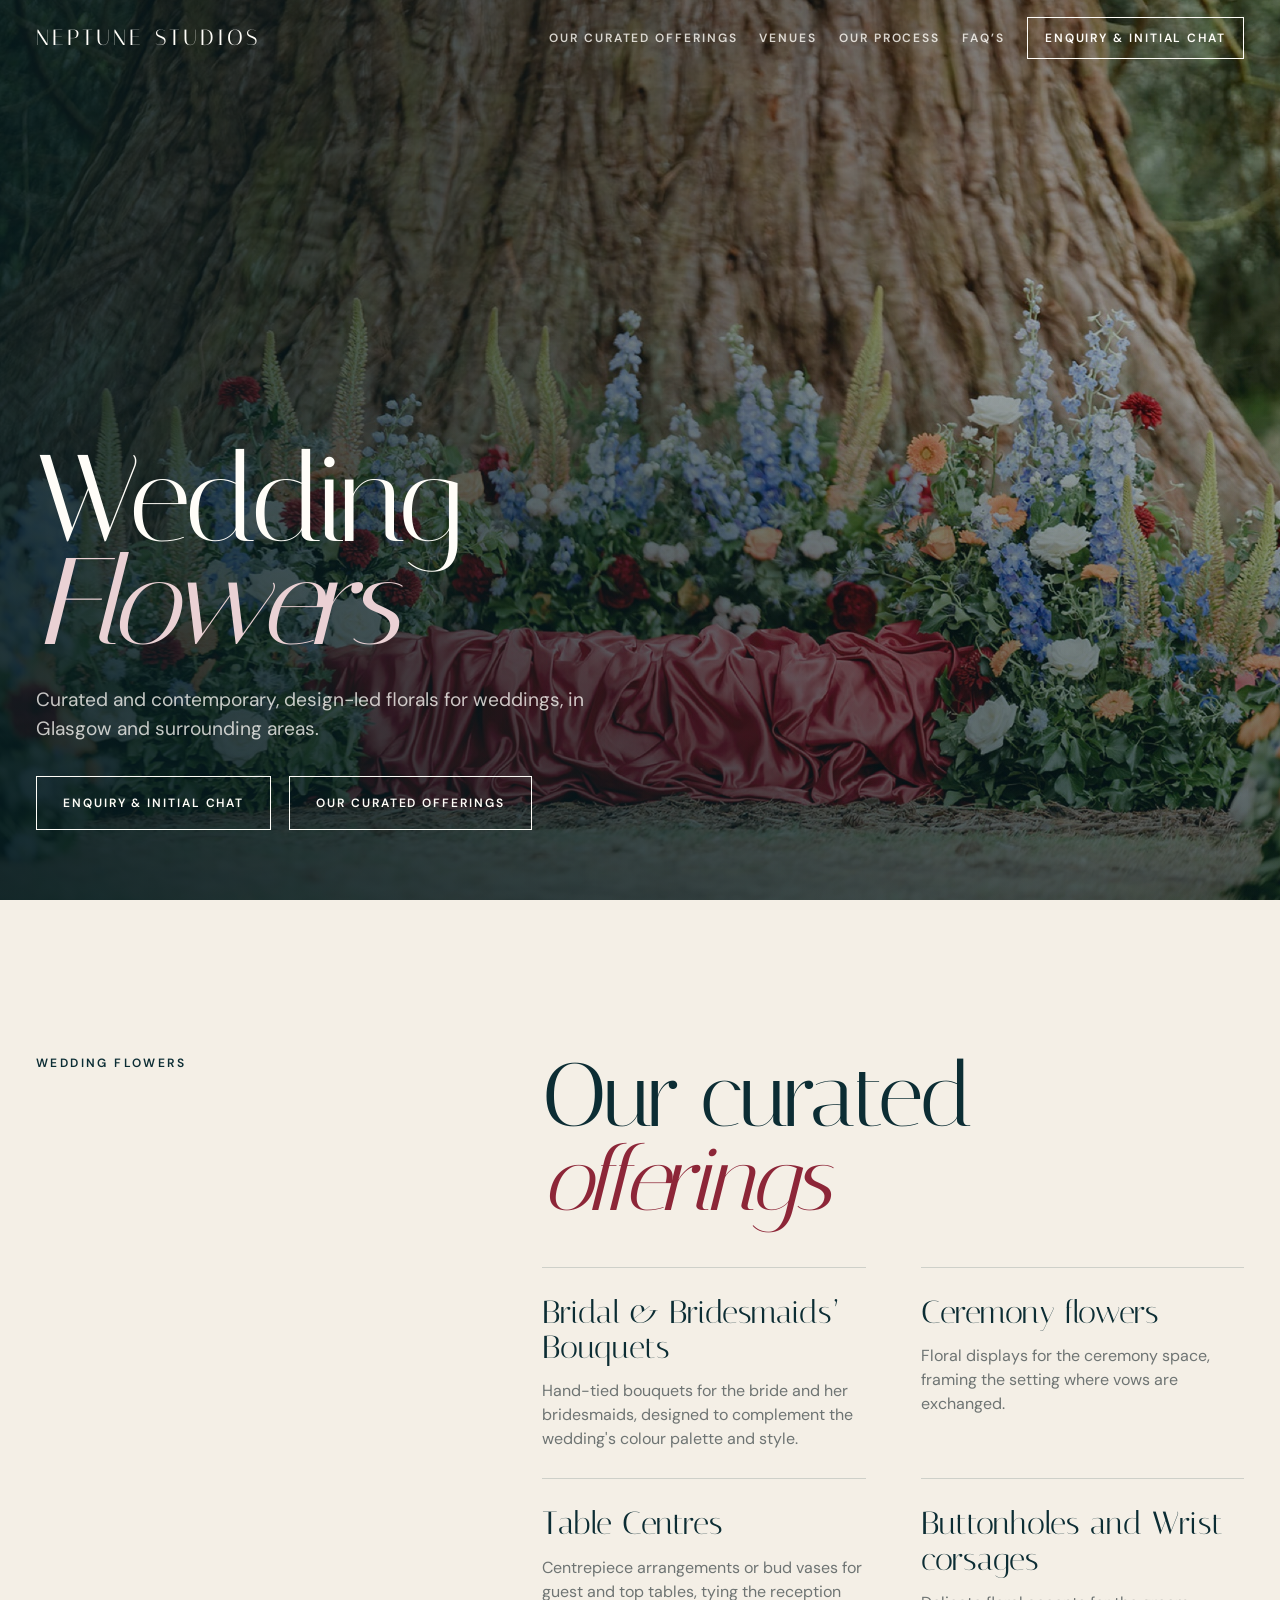
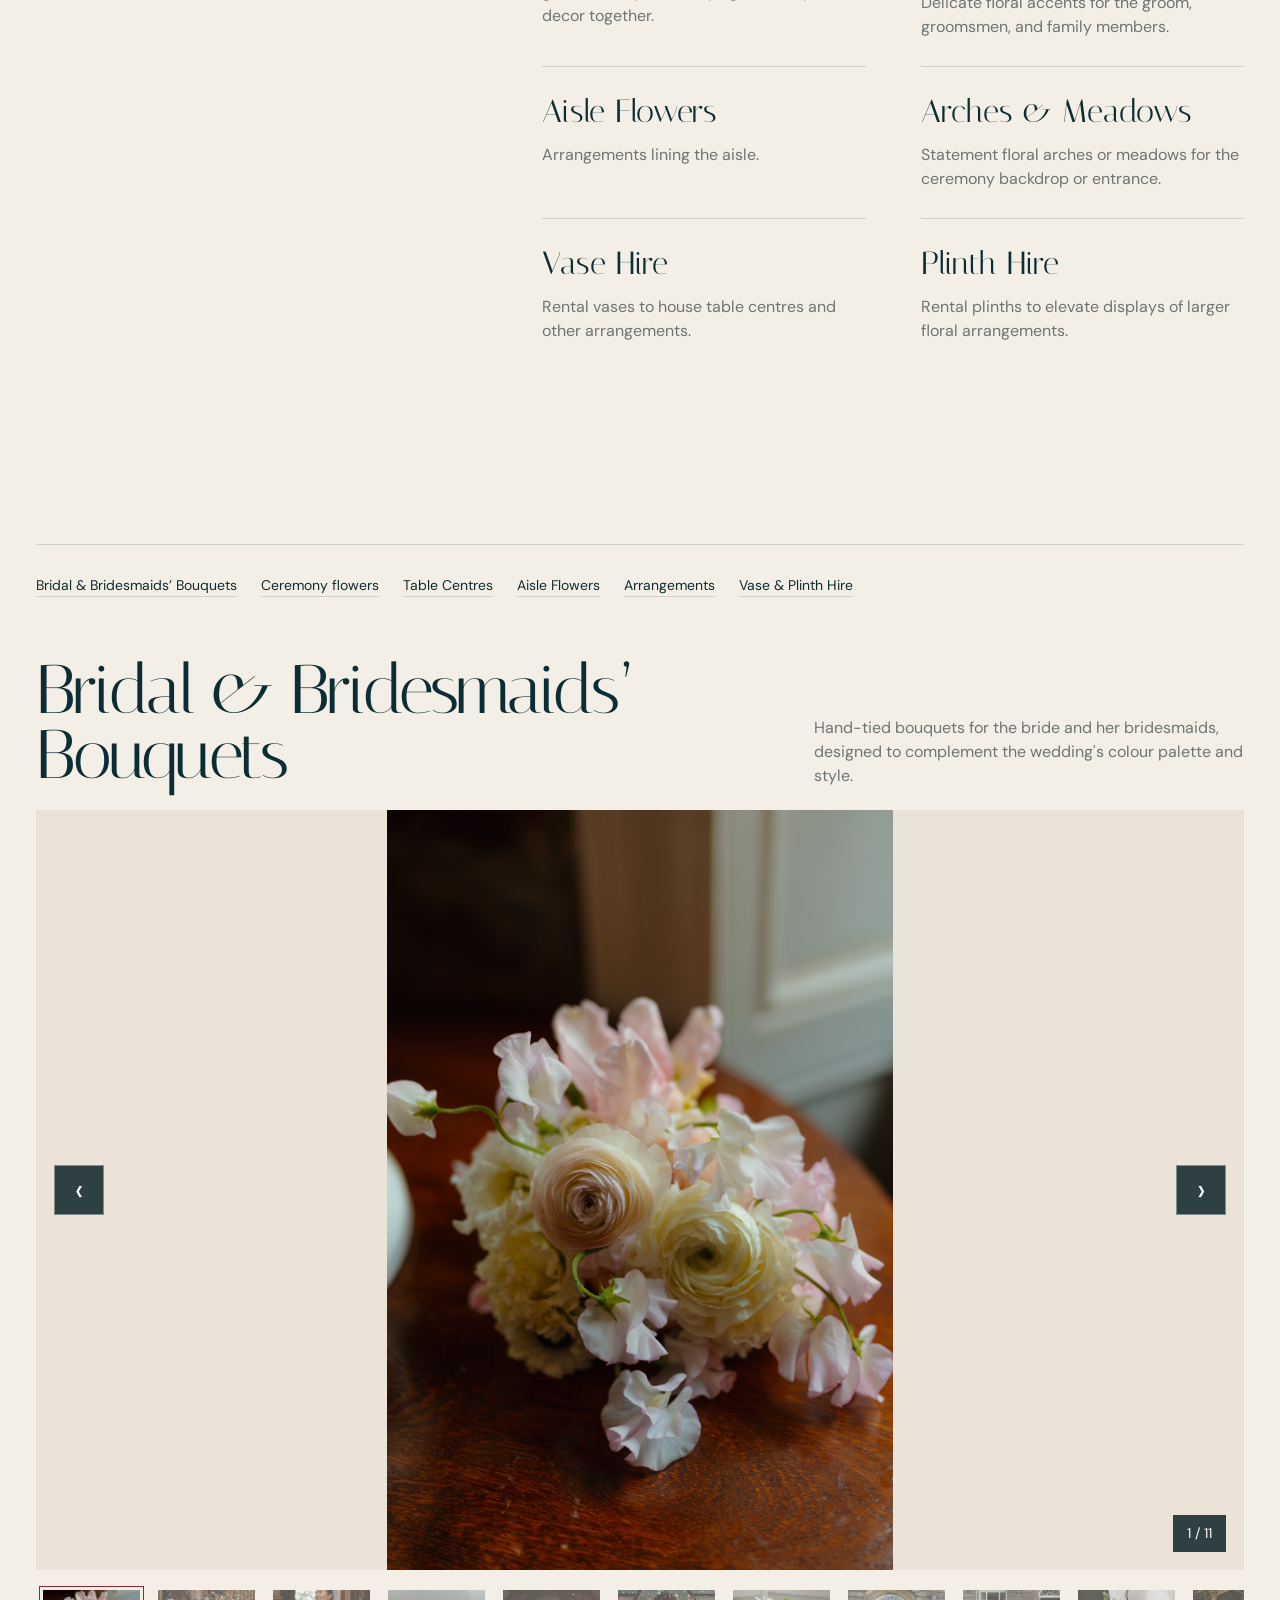
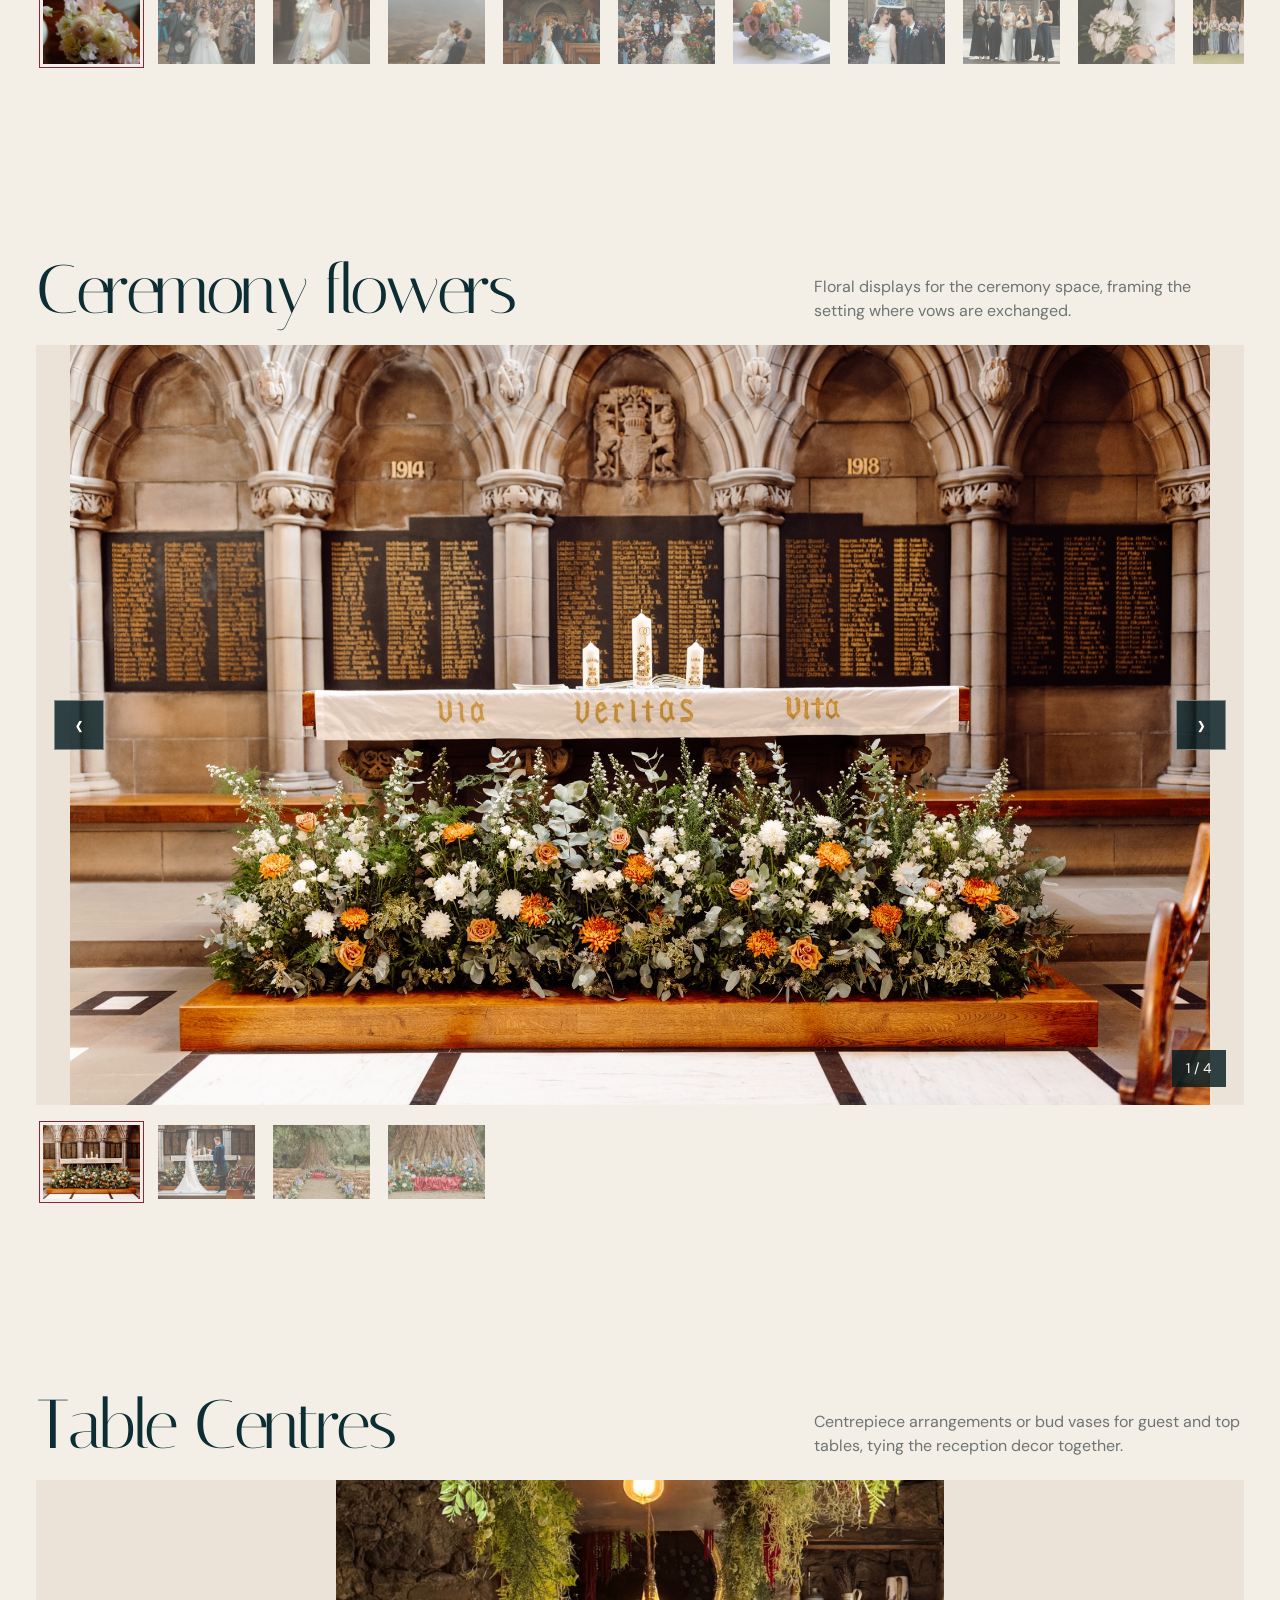
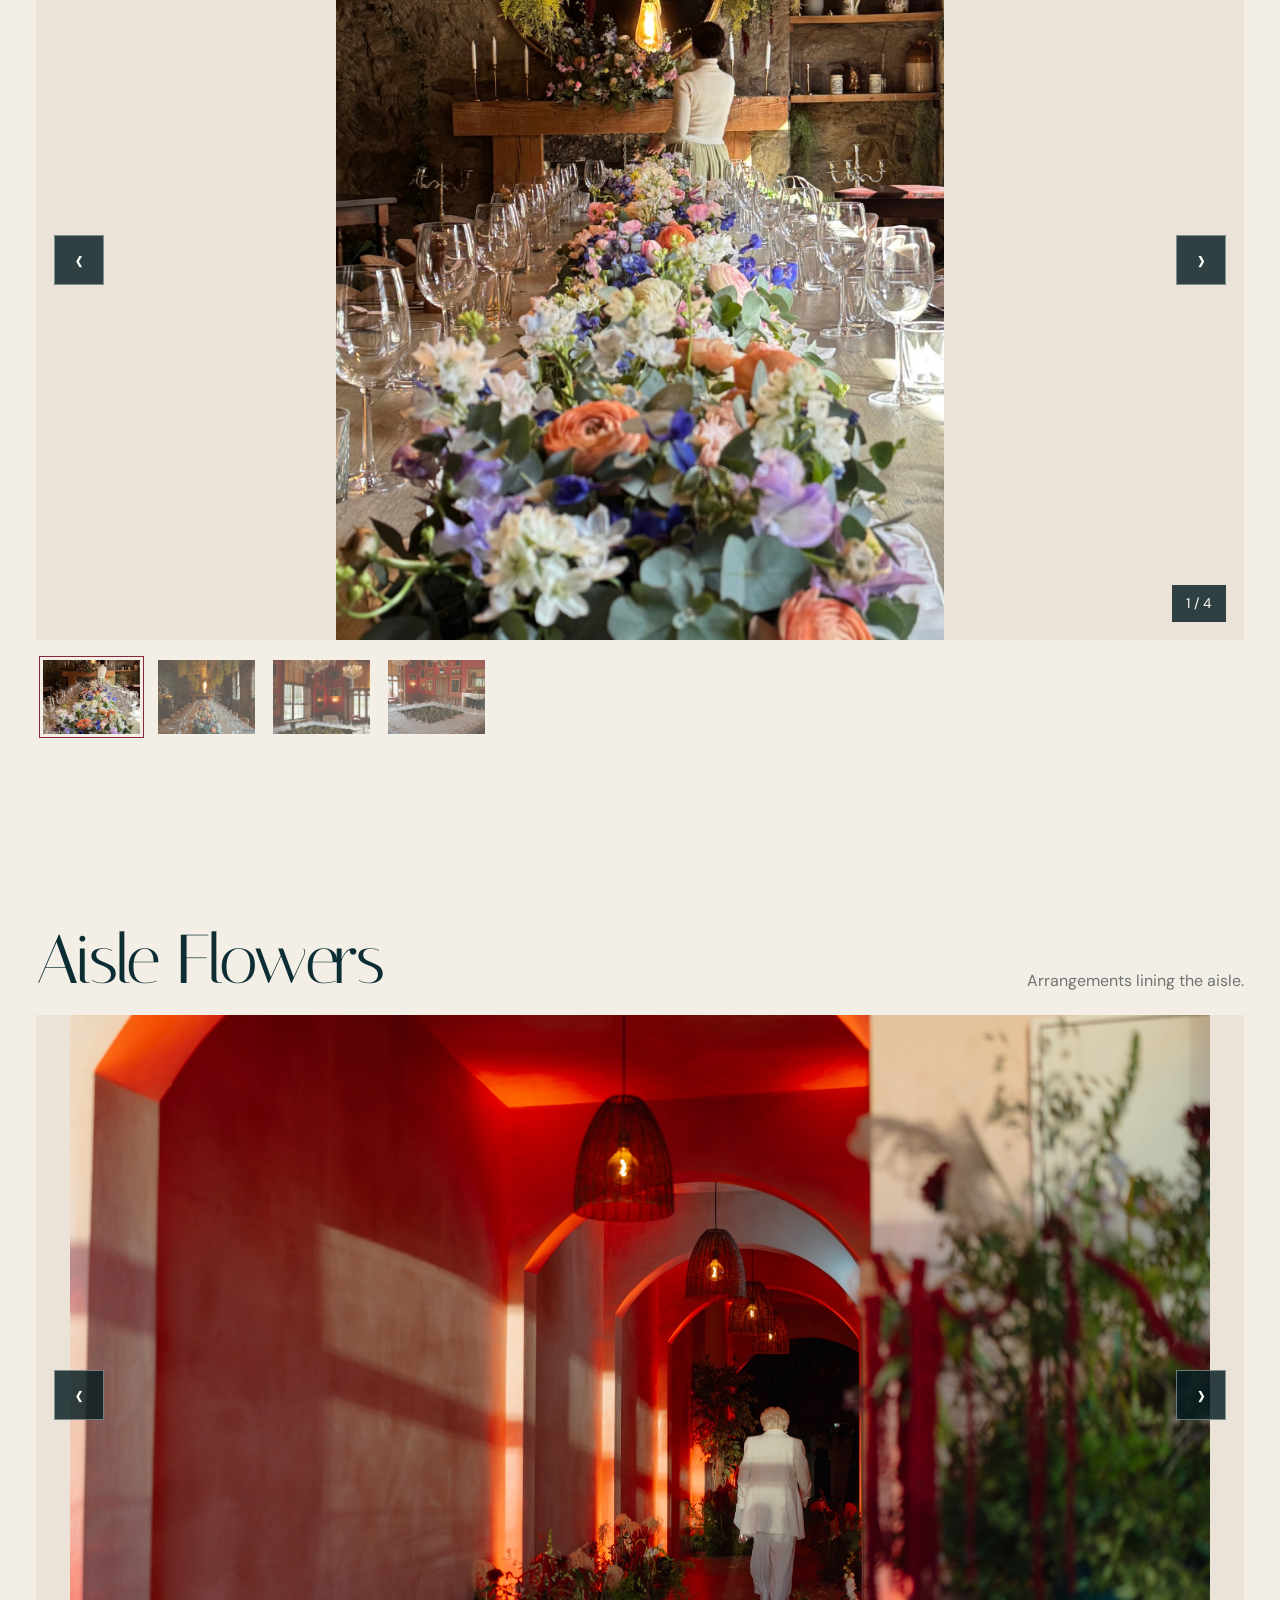
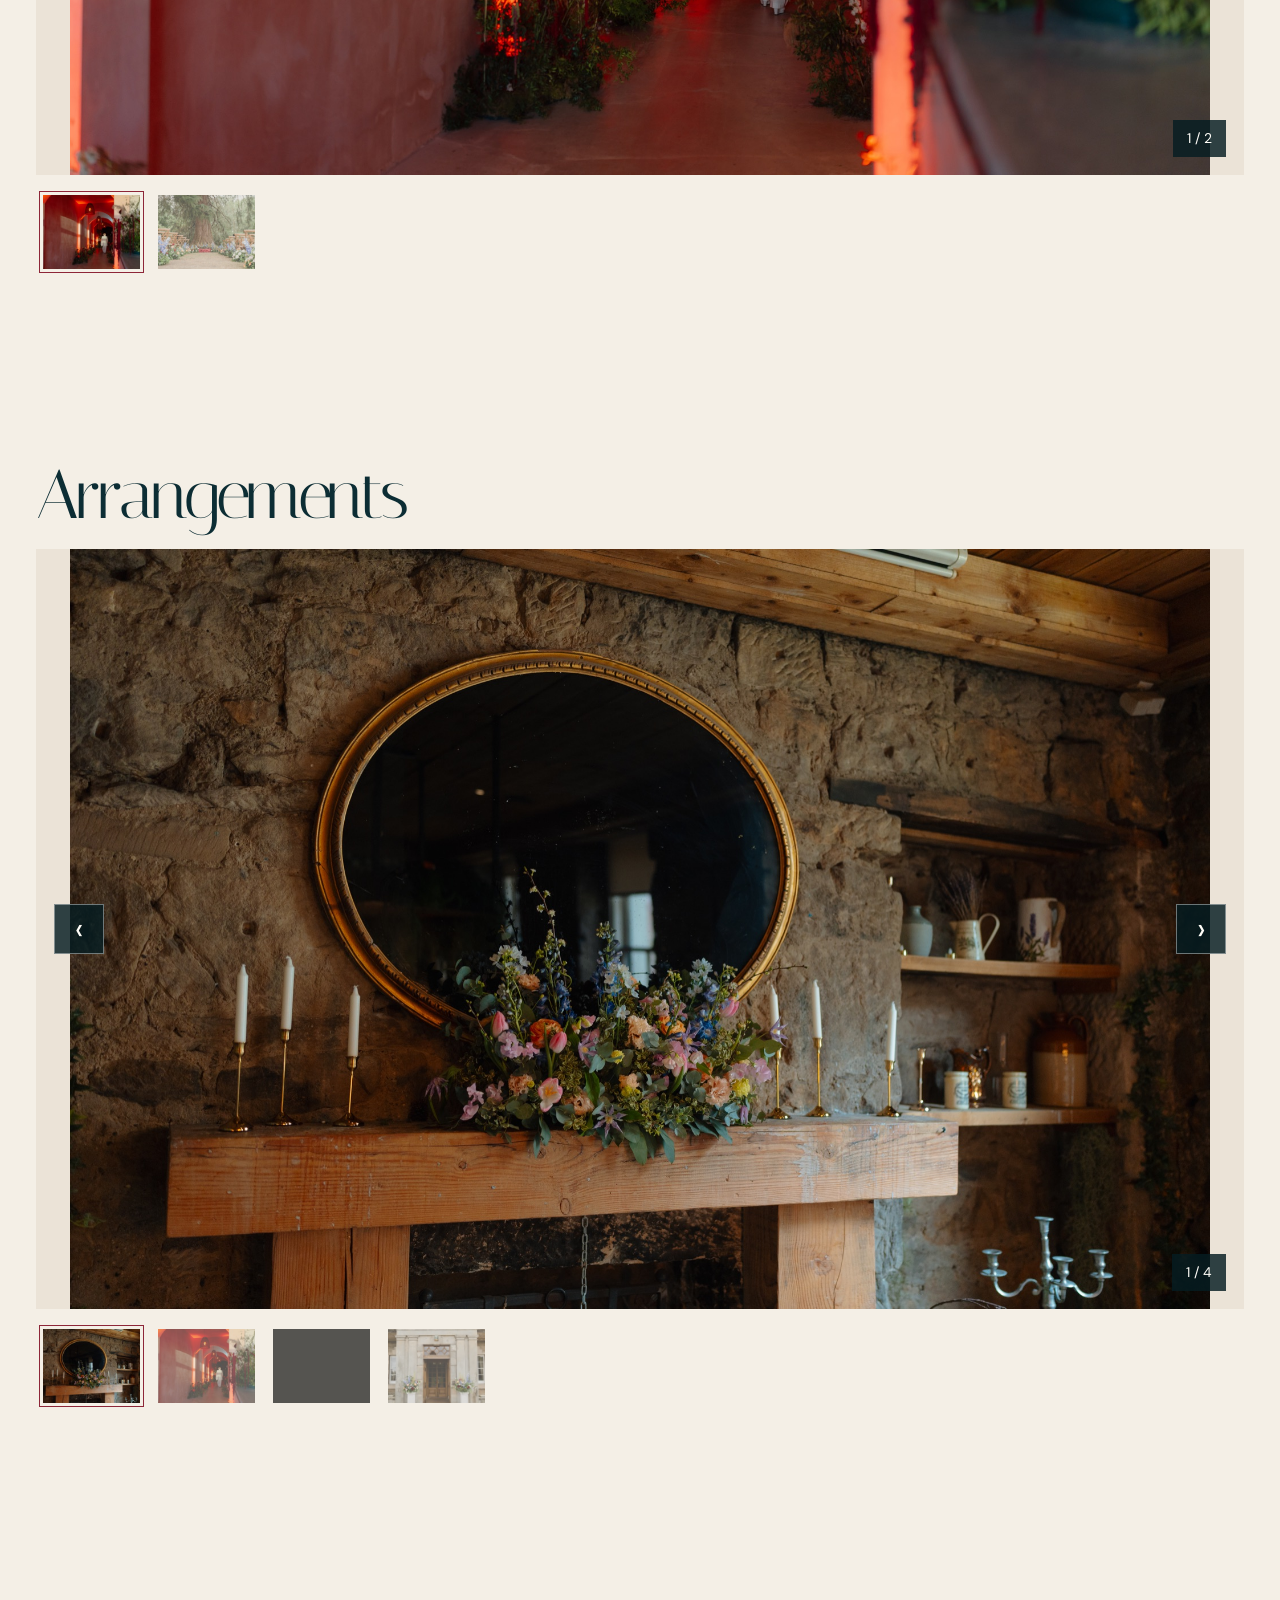
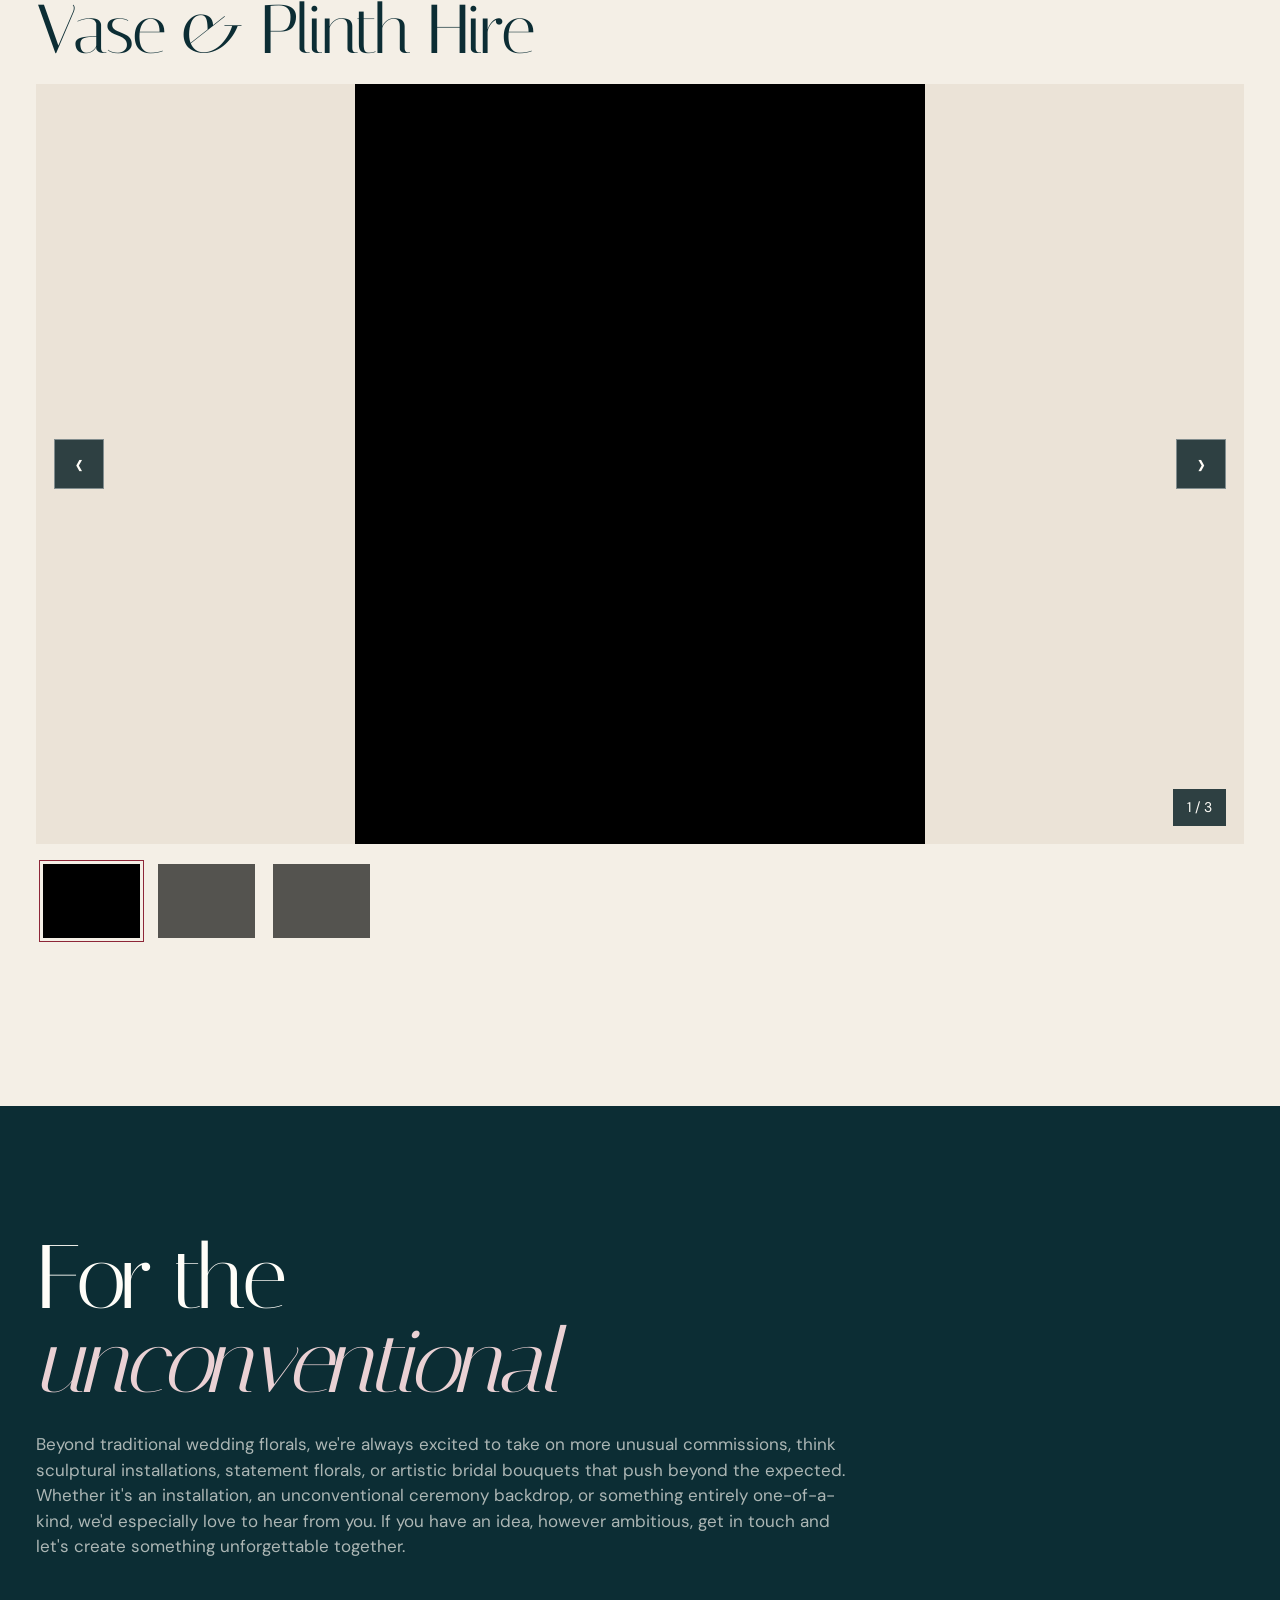
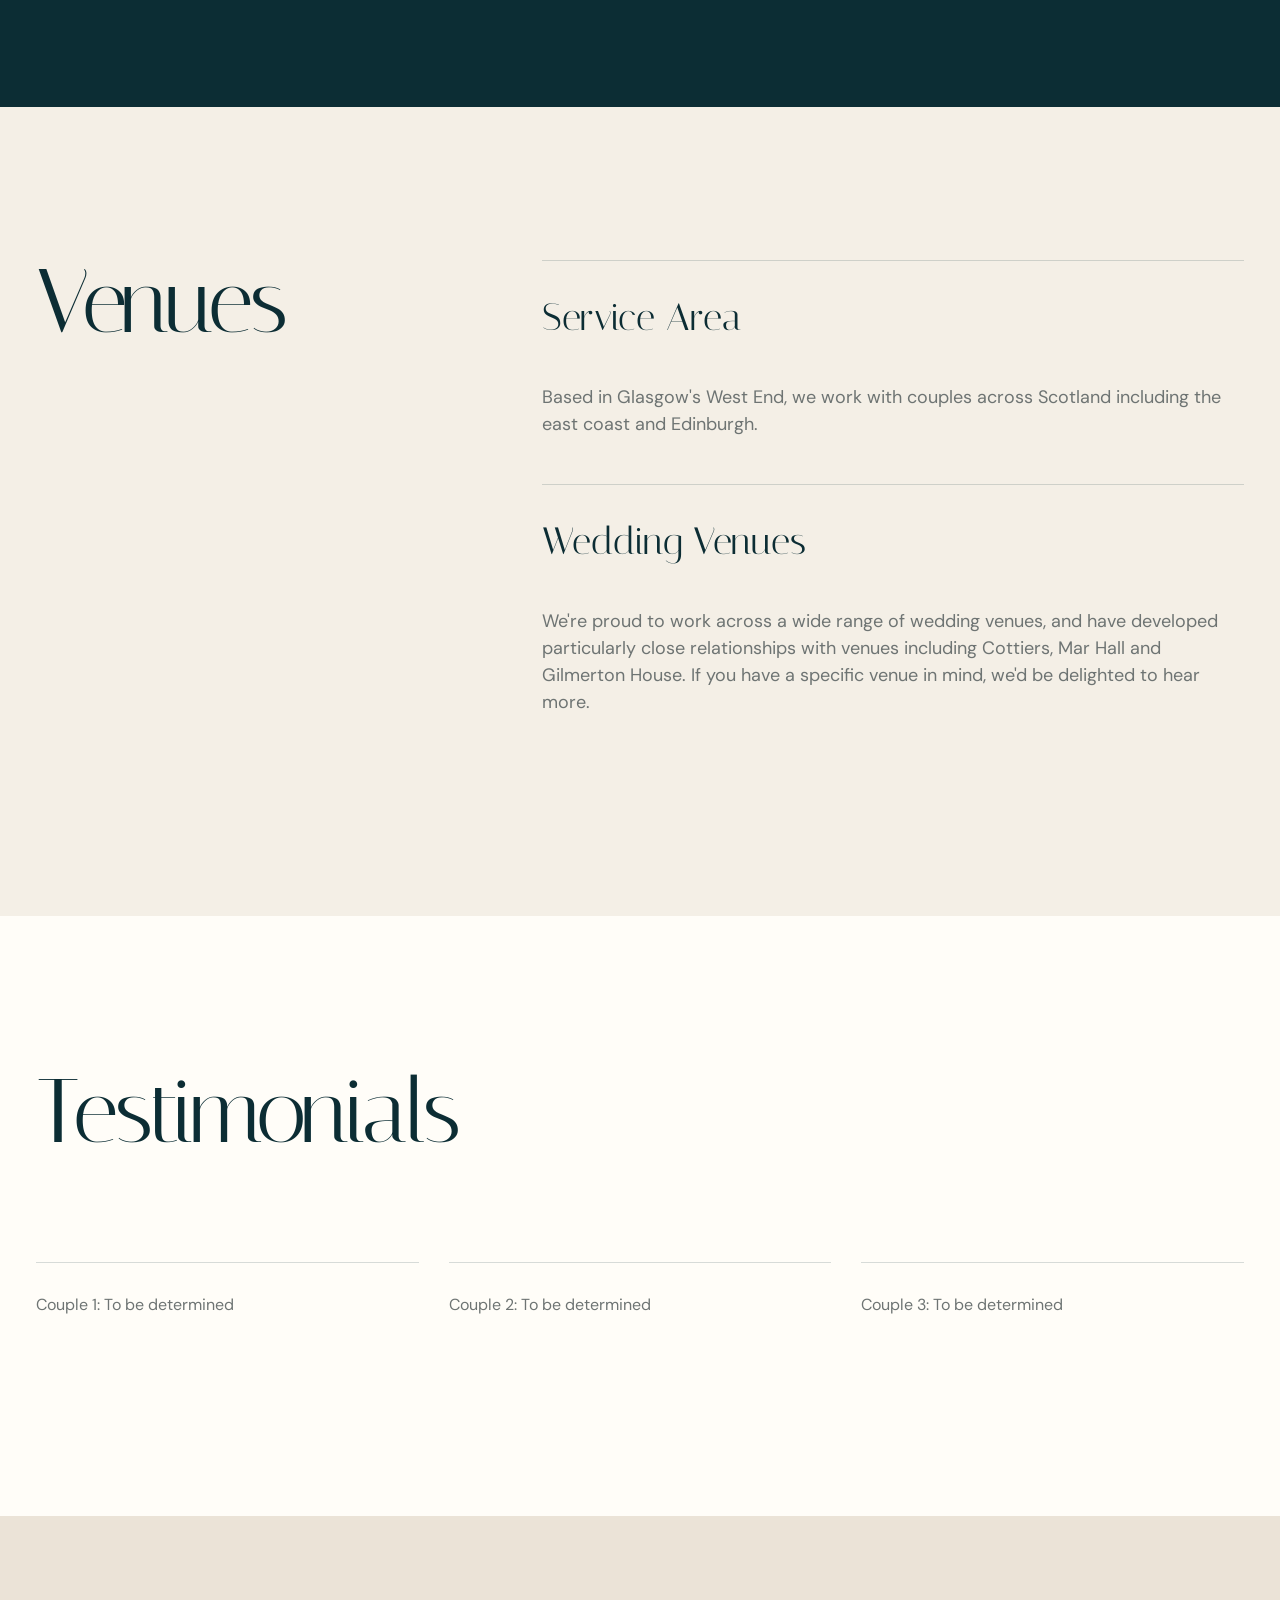
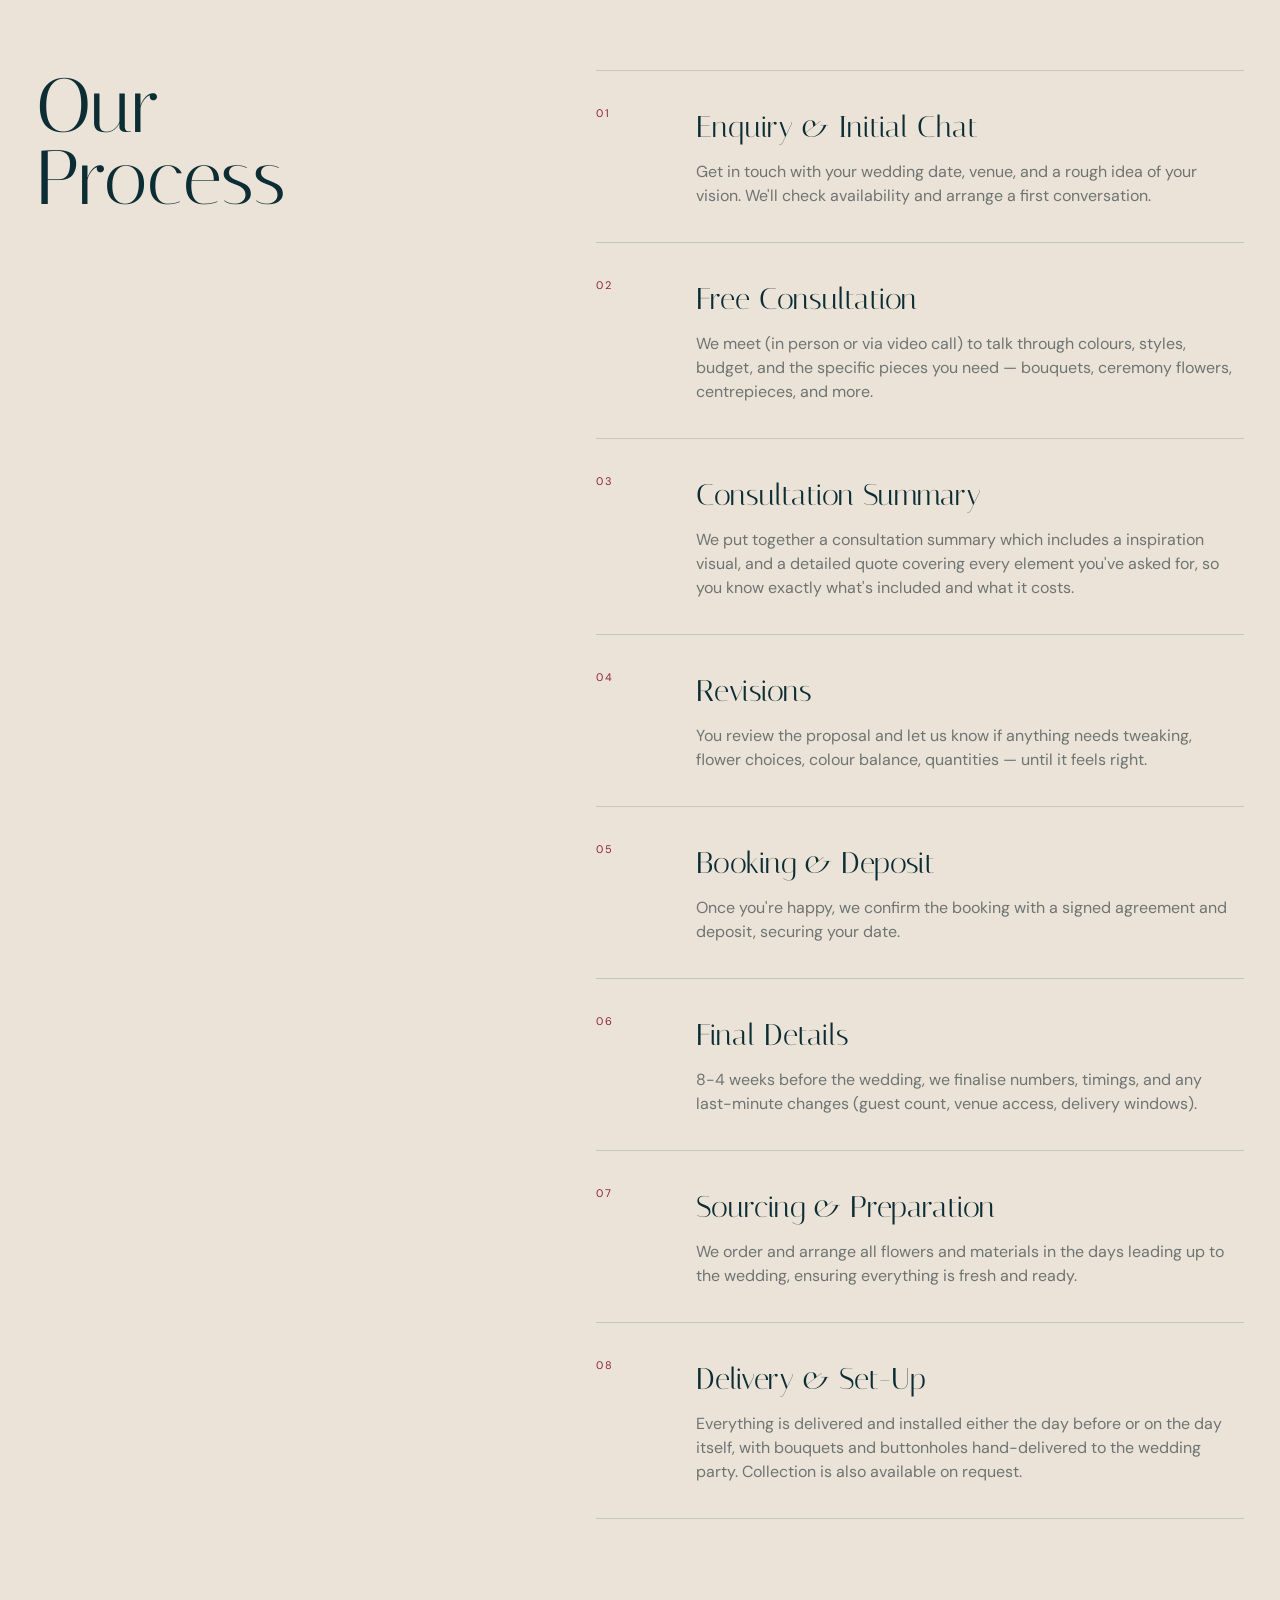
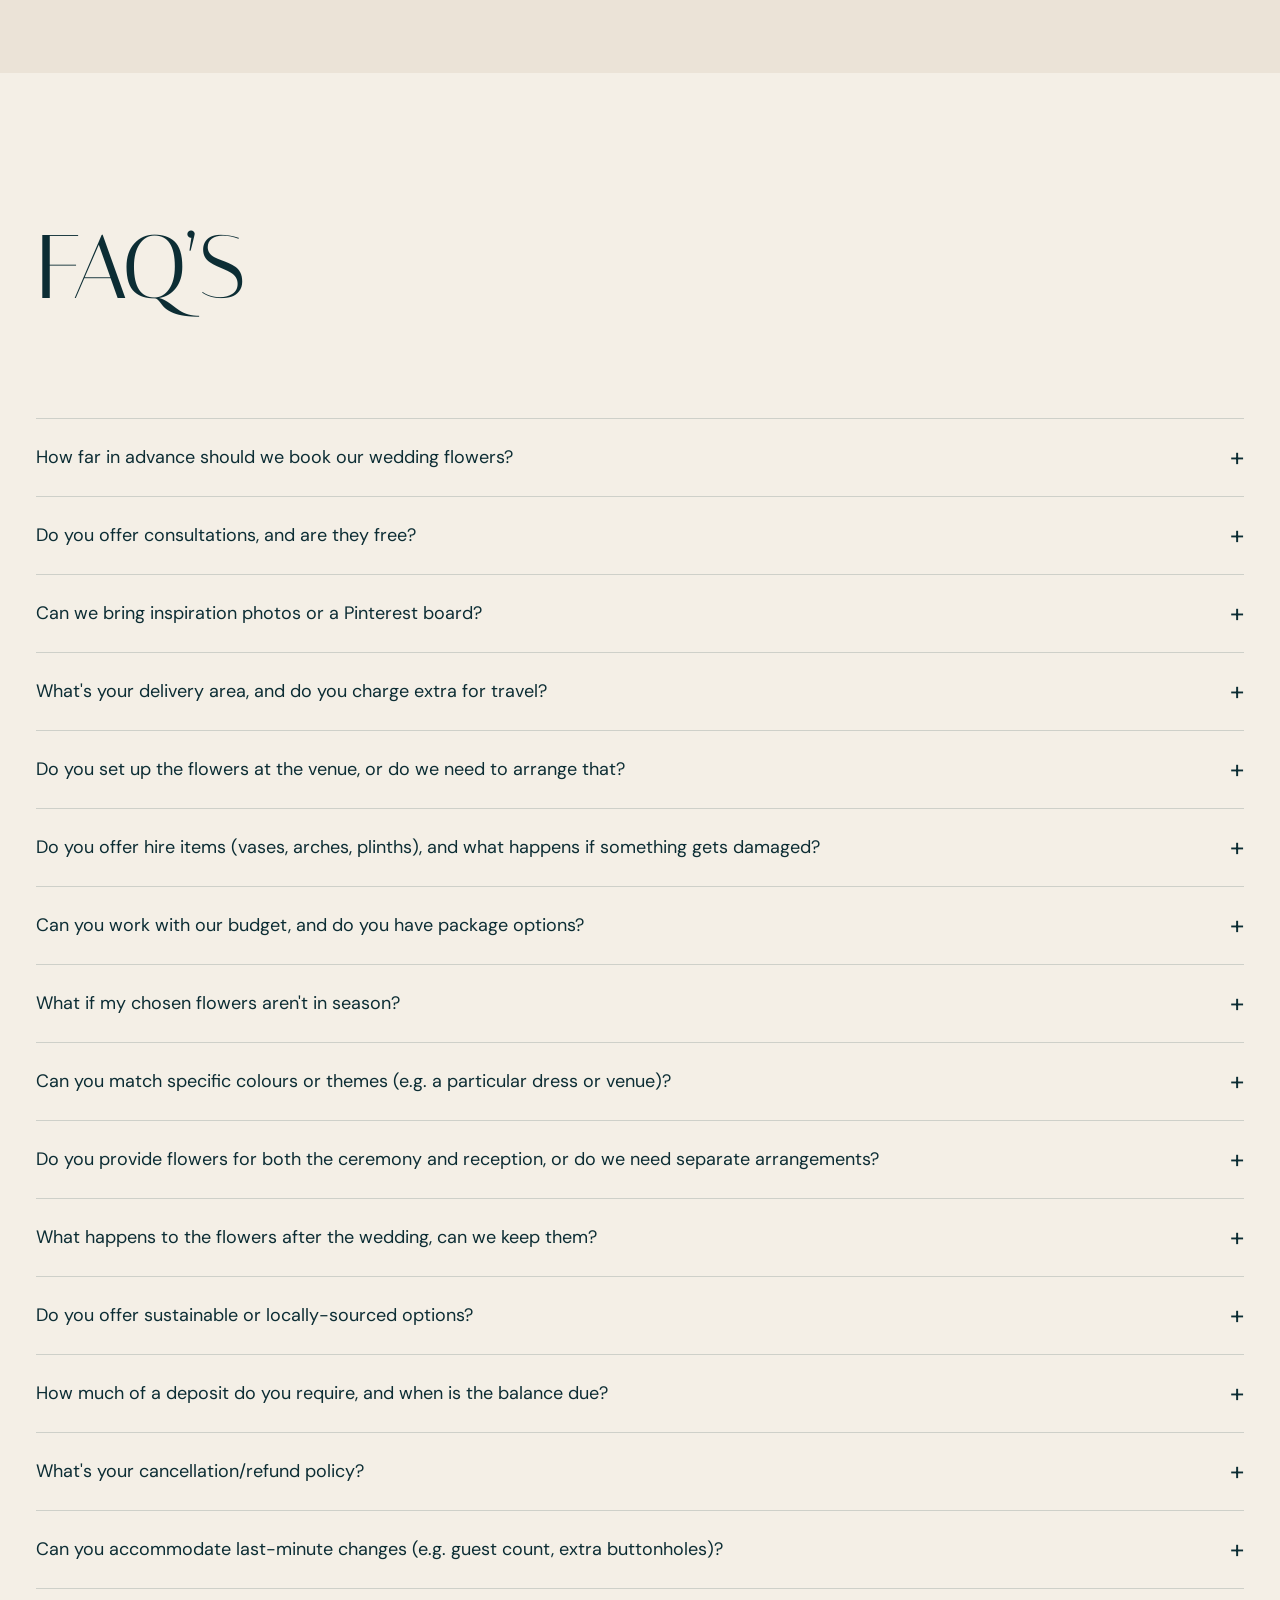
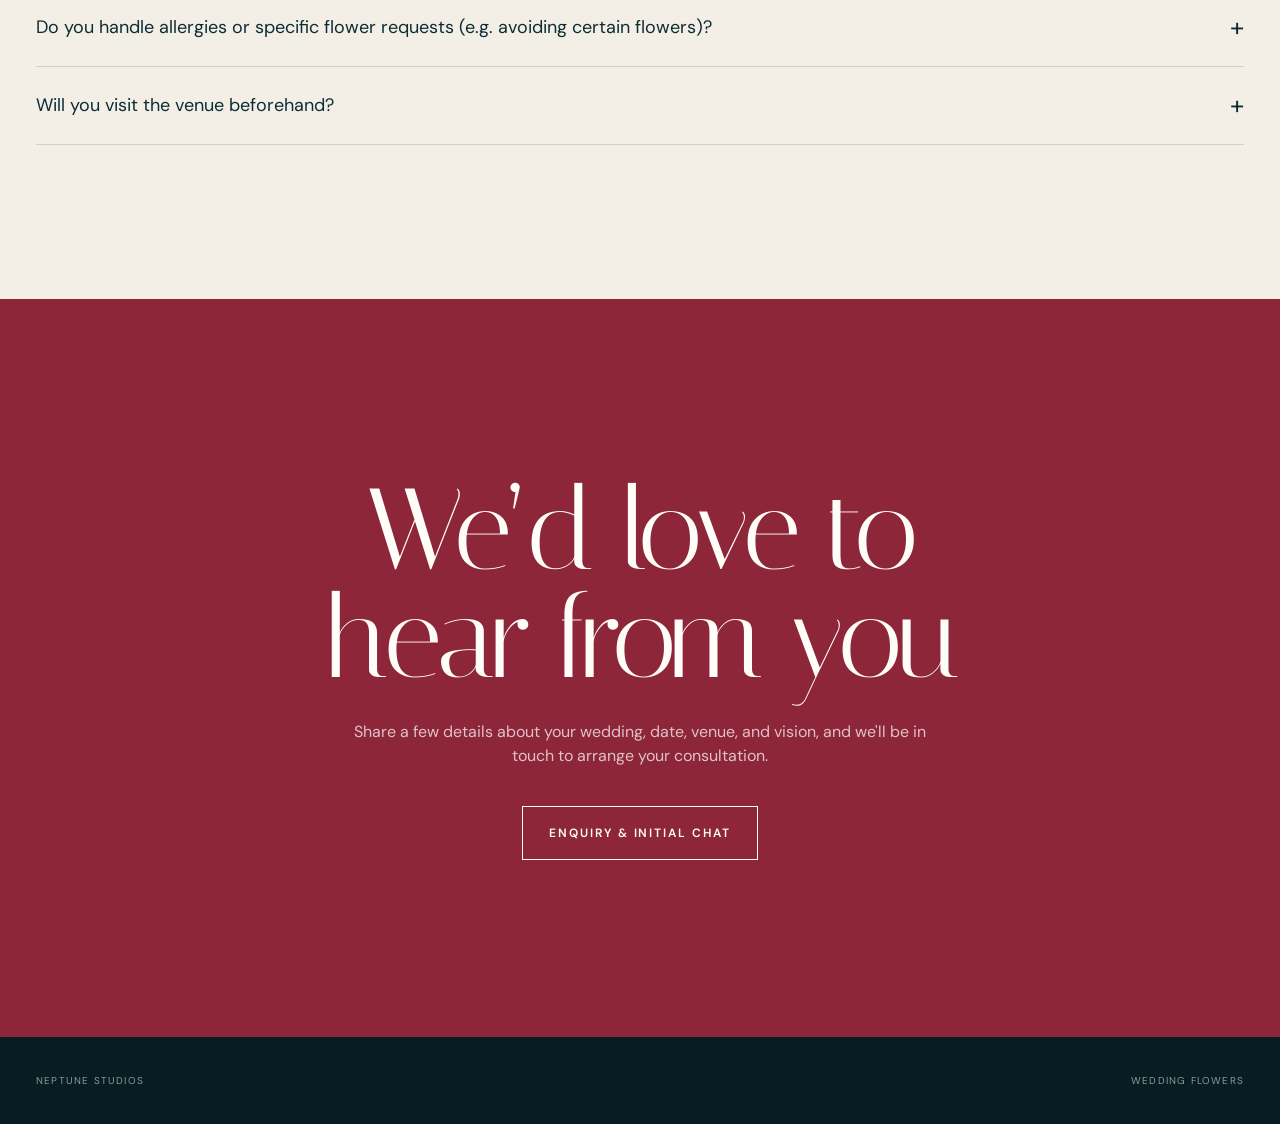
<file: neptune-portfolio-v1/index.html>
<!doctype html>
<html lang="en">
<head>
  <meta charset="utf-8">
  <meta name="viewport" content="width=device-width, initial-scale=1">
  <meta name="theme-color" content="#0c2d34">
  <meta name="description" content="Curated and contemporary, design-led florals for weddings, in Glasgow and surrounding areas.">
  <title>Wedding Flowers | Neptune Studios</title>
  <link rel="preconnect" href="https://fonts.googleapis.com">
  <link rel="preconnect" href="https://fonts.gstatic.com" crossorigin>
  <link href="https://fonts.googleapis.com/css2?family=DM+Sans:wght@400;500;600&amp;family=Italiana&amp;display=swap" rel="stylesheet">
  <style>
    :root {
      --ink: #0c2d34;
      --ink-deep: #061d22;
      --paper: #f4efe6;
      --paper-soft: #ebe3d7;
      --sage: #a9b39d;
      --rose: #8d2638;
      --gold: #c8a777;
      --white: #fffdf8;
      --muted: #6e7473;
      --line: rgba(12, 45, 52, .16);
      --serif: "Italiana", "Didot", "Bodoni 72", Georgia, serif;
      --sans: "DM Sans", Arial, sans-serif;
      --ease: cubic-bezier(.2, .75, .2, 1);
      --page: min(1380px, calc(100vw - 72px));
    }

    * { box-sizing: border-box; }
    html { scroll-behavior: smooth; }
    body {
      margin: 0;
      background: var(--paper);
      color: var(--ink);
      font-family: var(--sans);
      line-height: 1.5;
      -webkit-font-smoothing: antialiased;
    }
    body.menu-open { overflow: hidden; }
    ::selection { background: var(--rose); color: var(--white); }
    img { display: block; width: 100%; }
    a { color: inherit; text-decoration: none; }
    button { font: inherit; }

    .concept-note {
      position: fixed;
      z-index: 100;
      top: 0;
      left: 0;
      right: 0;
      min-height: 28px;
      display: grid;
      place-items: center;
      padding: 5px 16px;
      background: var(--rose);
      color: var(--white);
      font-size: 9px;
      font-weight: 600;
      letter-spacing: .16em;
      text-align: center;
      text-transform: uppercase;
    }

    .site-header {
      position: fixed;
      z-index: 90;
      top: 28px;
      left: 0;
      right: 0;
      height: 76px;
      padding: 0 36px;
      display: flex;
      align-items: center;
      justify-content: space-between;
      color: var(--white);
      transition: background .35s, color .35s, box-shadow .35s;
    }
    .site-header.scrolled {
      background: rgba(244, 239, 230, .94);
      color: var(--ink);
      box-shadow: 0 1px 0 var(--line);
      backdrop-filter: blur(18px);
    }
    .wordmark {
      font-family: var(--serif);
      font-size: 24px;
      letter-spacing: .14em;
      line-height: 1;
      text-transform: uppercase;
    }
    .desktop-nav { display: flex; align-items: center; gap: 34px; }
    .desktop-nav a,
    .menu-toggle {
      font-size: 10px;
      font-weight: 600;
      letter-spacing: .16em;
      text-transform: uppercase;
    }
    .desktop-nav a { opacity: .8; transition: opacity .2s; }
    .desktop-nav a:hover { opacity: 1; }
    .nav-cta { padding: 11px 17px; border: 1px solid currentColor; opacity: 1 !important; }
    .menu-toggle { display: none; border: 0; background: none; color: inherit; cursor: pointer; }
    .progress {
      position: fixed;
      z-index: 110;
      left: 0;
      bottom: 0;
      height: 3px;
      width: 0;
      background: var(--rose);
    }

    .hero {
      position: relative;
      min-height: 100svh;
      display: grid;
      align-items: end;
      overflow: hidden;
      background: var(--ink-deep);
      color: var(--white);
    }
    .hero-media,
    .hero-shade { position: absolute; inset: 0; }
    .hero-media img { height: 100%; object-fit: cover; object-position: center 43%; scale: 1.02; }
    .hero-shade {
      background:
        linear-gradient(90deg, rgba(5, 27, 32, .82) 0%, rgba(5, 27, 32, .3) 48%, rgba(5, 27, 32, .1) 100%),
        linear-gradient(0deg, rgba(5, 27, 32, .62), transparent 46%);
    }
    .hero-copy {
      position: relative;
      z-index: 2;
      width: var(--page);
      margin: 0 auto;
      padding: 180px 0 70px;
    }
    .kicker {
      display: flex;
      align-items: center;
      gap: 12px;
      margin: 0 0 24px;
      font-size: 10px;
      font-weight: 600;
      letter-spacing: .2em;
      text-transform: uppercase;
    }
    .kicker::before { content: ""; width: 34px; height: 1px; background: currentColor; }
    h1, h2, h3, p { margin-top: 0; }
    h1, h2, h3 { font-family: var(--serif); font-weight: 400; }
    h1 { max-width: 870px; margin-bottom: 32px; font-size: clamp(64px, 9.6vw, 148px); line-height: .84; letter-spacing: -.045em; }
    h1 em, h2 em { font-weight: 400; color: #ead1d4; }
    .hero-bottom { display: flex; align-items: end; justify-content: space-between; gap: 36px; }
    .hero-lede { max-width: 560px; margin: 0; color: rgba(255, 253, 248, .76); font-size: clamp(16px, 1.5vw, 20px); }
    .scroll-cue { display: flex; align-items: center; gap: 14px; font-size: 9px; letter-spacing: .18em; text-transform: uppercase; }
    .scroll-cue span { width: 52px; height: 1px; background: currentColor; }

    .section { padding: clamp(90px, 12vw, 178px) 0; }
    .wrap { width: var(--page); margin: 0 auto; }
    .intro-grid { display: grid; grid-template-columns: .7fr 1.3fr; gap: clamp(50px, 10vw, 150px); align-items: start; }
    .section-label { font-size: 10px; font-weight: 600; letter-spacing: .2em; text-transform: uppercase; }
    .intro h2,
    .section-head h2,
    .collab-copy h2,
    .pricing-head h2,
    .closing h2 { margin-bottom: 28px; font-size: clamp(48px, 7vw, 100px); line-height: .94; letter-spacing: -.035em; }
    .intro-copy { max-width: 830px; }
    .intro-copy > p { max-width: 720px; color: var(--muted); font-size: clamp(18px, 2vw, 26px); line-height: 1.55; }
    .service-line { margin-top: 58px; display: grid; grid-template-columns: repeat(3, 1fr); border-top: 1px solid var(--line); }
    .service-line div { padding: 18px 14px 0 0; border-right: 1px solid var(--line); }
    .service-line div:last-child { border-right: 0; padding-left: 18px; }
    .service-line div:nth-child(2) { padding-left: 18px; }
    .service-line b { display: block; margin-bottom: 4px; font-size: 12px; }
    .service-line span { color: var(--muted); font-size: 11px; }

    .work { padding-top: 20px; }
    .section-head { display: grid; grid-template-columns: .7fr 1.3fr; gap: clamp(50px, 10vw, 150px); margin-bottom: 80px; }
    .section-head p { max-width: 560px; color: var(--muted); }
    .project { margin-bottom: clamp(110px, 14vw, 200px); }
    .project-top { display: flex; align-items: end; justify-content: space-between; gap: 30px; margin-bottom: 22px; }
    .project h3 { margin: 0; font-size: clamp(40px, 5.4vw, 78px); line-height: .95; letter-spacing: -.035em; }
    .project-meta { display: flex; gap: 30px; padding-bottom: 8px; color: var(--muted); font-size: 10px; letter-spacing: .14em; text-transform: uppercase; }
    .gallery { display: grid; gap: 14px; height: min(74vw, 920px); }
    .gallery.three { grid-template-columns: 1.55fr .8fr; grid-template-rows: 1fr 1fr; }
    .gallery.three figure:first-child { grid-row: 1 / 3; }
    .gallery.two { grid-template-columns: 1.35fr .85fr; }
    figure { position: relative; margin: 0; overflow: hidden; background: var(--paper-soft); cursor: zoom-in; }
    figure img { height: 100%; object-fit: cover; transition: transform .8s var(--ease); }
    figure:hover img { transform: scale(1.025); }
    .credit {
      position: absolute;
      right: 12px;
      bottom: 10px;
      padding: 5px 8px;
      background: rgba(6, 29, 34, .7);
      color: rgba(255, 253, 248, .78);
      font-size: 8px;
      letter-spacing: .08em;
      text-transform: uppercase;
      backdrop-filter: blur(8px);
    }

    .collabs { position: relative; overflow: hidden; padding: 130px 0; background: var(--ink); color: var(--white); }
    .collab-grid { display: grid; grid-template-columns: 1fr 1fr; gap: 90px; align-items: center; }
    .collab-copy p { max-width: 600px; color: rgba(255, 253, 248, .66); font-size: 17px; }
    .nda-card { padding: clamp(30px, 5vw, 70px); border: 1px solid rgba(255,255,255,.14); background: rgba(255,255,255,.035); }
    .nda-card .lock { margin-bottom: 60px; font-family: var(--serif); font-size: 64px; }
    .nda-card h3 { margin-bottom: 18px; font-size: 38px; }
    .nda-card p { margin: 0; color: rgba(255,255,255,.58); }
    .ticker { margin-top: 100px; border-top: 1px solid rgba(255,255,255,.15); border-bottom: 1px solid rgba(255,255,255,.15); overflow: hidden; }
    .ticker-track { width: max-content; padding: 22px 0; display: flex; gap: 60px; animation: ticker 28s linear infinite; }
    .ticker span { display: flex; align-items: center; gap: 60px; font-family: var(--serif); font-size: clamp(28px, 4vw, 54px); white-space: nowrap; }
    .ticker span::after { content: "✦"; color: var(--gold); font-size: 13px; }
    @keyframes ticker { to { transform: translateX(-50%); } }

    .process { background: var(--paper-soft); }
    .process-grid { display: grid; grid-template-columns: .8fr 1.2fr; gap: clamp(60px, 10vw, 150px); }
    .process-intro { position: sticky; top: 150px; align-self: start; }
    .process-intro h2 { font-size: clamp(48px, 6vw, 88px); line-height: .94; }
    .steps { border-top: 1px solid var(--line); }
    .step { display: grid; grid-template-columns: 80px 1fr; gap: 20px; padding: 34px 0; border-bottom: 1px solid var(--line); }
    .step-num { color: var(--rose); font-size: 11px; letter-spacing: .14em; }
    .step h3 { margin-bottom: 10px; font-size: 30px; }
    .step p { max-width: 540px; margin: 0; color: var(--muted); }

    .pricing { background: var(--white); }
    .pricing-head { display: flex; justify-content: space-between; align-items: end; gap: 50px; margin-bottom: 64px; }
    .pricing-head h2 { max-width: 780px; margin: 0; }
    .pricing-note { max-width: 340px; color: var(--muted); font-size: 12px; }
    .price-grid { display: grid; grid-template-columns: repeat(3, 1fr); border-top: 1px solid var(--ink); border-bottom: 1px solid var(--ink); }
    .price-card { min-height: 310px; padding: 32px 30px; border-right: 1px solid var(--line); display: flex; flex-direction: column; }
    .price-card:last-child { border-right: 0; }
    .price-card h3 { font-size: 28px; }
    .price-card p { color: var(--muted); }
    .price { margin-top: auto; padding-top: 32px; font-family: var(--serif); font-size: 42px; }
    .price small { font: 10px var(--sans); letter-spacing: .14em; text-transform: uppercase; }

    .closing { min-height: 82svh; display: grid; place-items: center; padding: 120px 36px; background: var(--rose); color: var(--white); text-align: center; }
    .closing-inner { max-width: 1050px; }
    .closing h2 { font-size: clamp(58px, 9vw, 132px); }
    .closing p { max-width: 600px; margin: 0 auto 38px; color: rgba(255,255,255,.72); }
    .button { display: inline-flex; align-items: center; justify-content: center; min-height: 54px; padding: 0 26px; border: 1px solid currentColor; font-size: 10px; font-weight: 600; letter-spacing: .16em; text-transform: uppercase; transition: background .25s, color .25s; }
    .button:hover { background: var(--white); color: var(--rose); }
    footer { padding: 36px; display: flex; justify-content: space-between; gap: 30px; background: var(--ink-deep); color: rgba(255,255,255,.55); font-size: 10px; letter-spacing: .12em; text-transform: uppercase; }

    .reveal { opacity: 0; transform: translateY(28px); transition: opacity .8s var(--ease), transform .8s var(--ease); }
    .reveal.visible { opacity: 1; transform: none; }
    .lightbox { position: fixed; z-index: 200; inset: 0; display: none; place-items: center; padding: 34px; background: rgba(4, 20, 24, .94); }
    .lightbox.open { display: grid; }
    .lightbox img { max-width: min(1400px, 94vw); max-height: 88vh; width: auto; object-fit: contain; }
    .lightbox button { position: absolute; top: 26px; right: 28px; border: 0; background: none; color: white; font-size: 34px; cursor: pointer; }

    @media (max-width: 900px) {
      :root { --page: calc(100vw - 40px); }
      .site-header { padding: 0 20px; height: 64px; }
      .desktop-nav { display: none; }
      .menu-toggle { display: block; }
      .mobile-nav { position: fixed; z-index: 85; inset: 28px 0 0; display: none; place-items: center; background: var(--paper); color: var(--ink); }
      .mobile-nav.open { display: grid; }
      .mobile-nav div { display: grid; gap: 24px; text-align: center; font-family: var(--serif); font-size: 40px; }
      .hero-copy { padding-bottom: 38px; }
      h1 { font-size: clamp(60px, 18vw, 94px); }
      .hero-bottom { align-items: start; flex-direction: column; }
      .intro-grid, .section-head, .collab-grid, .process-grid { grid-template-columns: 1fr; gap: 40px; }
      .service-line { grid-template-columns: 1fr; }
      .service-line div, .service-line div:nth-child(2), .service-line div:last-child { padding: 16px 0; border-right: 0; border-bottom: 1px solid var(--line); }
      .project-top, .pricing-head { align-items: start; flex-direction: column; }
      .project-meta { flex-wrap: wrap; }
      .gallery { height: auto; }
      .gallery.three, .gallery.two { grid-template-columns: 1fr; grid-template-rows: none; }
      .gallery.three figure:first-child { grid-row: auto; }
      figure { height: 72vw; }
      .process-intro { position: static; }
      .price-grid { grid-template-columns: 1fr; }
      .price-card { min-height: 250px; border-right: 0; border-bottom: 1px solid var(--line); }
      .price-card:last-child { border-bottom: 0; }
      footer { flex-direction: column; }
    }

    @media (prefers-reduced-motion: reduce) {
      html { scroll-behavior: auto; }
      *, *::before, *::after { animation-duration: .01ms !important; animation-iteration-count: 1 !important; transition-duration: .01ms !important; }
      .reveal { opacity: 1; transform: none; }
    }

    .intro h2 em { color: var(--rose); }
    .site-header { top: 0; }
    .mobile-nav { display: none; }
    section, article { scroll-margin-top: 105px; }
    .hero h1 { max-width: 750px; }
    .hero-shade { background: linear-gradient(90deg,rgba(5,27,32,.8),rgba(5,27,32,.15)),linear-gradient(0deg,rgba(5,27,32,.55),transparent 65%); }
    .hero-actions { display:flex; flex-wrap:wrap; gap:18px; margin-top:32px; }
    .offerings { display:grid; grid-template-columns:repeat(2,1fr); gap:0 55px; margin:45px 0 0; }
    .offering { border-top:1px solid var(--line); padding:27px 0; }
    .offering h3 { font-size:32px; line-height:1.1; margin-bottom:14px; }
    .offering p { color:var(--muted); margin-bottom:0; }
    .category-nav { display:flex; flex-wrap:wrap; gap:12px 24px; padding:30px 0 60px; border-top:1px solid var(--line); }
    .category-nav a { font-size:14px; border-bottom:1px solid var(--line); }
    .gallery button { position:relative; border:0; padding:0; background:var(--paper-soft); overflow:hidden; cursor:zoom-in; }
    .gallery button img { height:100%; object-fit:cover; transition:transform .8s var(--ease); }
    .gallery button:hover img { transform:scale(1.025); }
    .gallery.three button:first-child { grid-row:1/3; }
    .gallery-count { position:absolute; bottom:18px; right:18px; padding:8px 13px; background:var(--ink); color:var(--white); font-size:14px; }
    .project:last-child { margin-bottom:0; }
    .project-top p { max-width:430px; color:var(--muted); margin:0; }
    .collab-copy h2 { max-width:800px; }
    .collab-copy p { max-width:820px; }
    .venue-copy { border-top:1px solid var(--line); padding:28px 0; }
    .venue-copy h3 { font-size:38px; }
    .venue-copy p { color:var(--muted); font-size:18px; }
    .testimonials { background:var(--white); }
    .testimonial-grid { display:grid; grid-template-columns:repeat(3,1fr); gap:30px; }
    .testimonial-grid p { padding:30px 0; border-top:1px solid var(--line); color:var(--muted); }
    .faq-list { border-top:1px solid var(--line); }
    details { border-bottom:1px solid var(--line); padding:25px 0; }
    summary { display:flex; justify-content:space-between; gap:25px; cursor:pointer; list-style:none; font-size:18px; }
    summary::-webkit-details-marker { display:none; }
    summary::after { content:'+'; font-size:26px; line-height:1; }
    details[open] summary::after { content:'−'; }
    details p { max-width:900px; color:var(--muted); margin:22px 40px 0 0; }
    .lightbox { inset:0; width:100vw; max-width:none; height:100dvh; max-height:none; margin:0; border:0; color:var(--white); background:rgba(4,20,24,.97); padding:24px; overflow:hidden; }
    .lightbox[open] { display:grid; grid-template-rows:auto minmax(0,1fr) auto; gap:18px; }
    .lightbox::backdrop { background:rgba(4,20,24,.8); }
    .lightbox-head { display:flex; align-items:center; justify-content:space-between; gap:20px; width:100%; }
    .lightbox h2 { font-size:clamp(23px,3vw,40px); margin:0; }
    .lightbox button { position:static; color:var(--white); border:1px solid rgba(255,255,255,.35); background:transparent; min-width:48px; min-height:48px; font-size:26px; padding:5px; cursor:pointer; }
    .lightbox-stage { height:100%; min-height:0; width:100%; display:grid; grid-template-columns:48px minmax(0,1fr) 48px; gap:18px; align-items:center; }
    .lightbox-stage img { width:100%; height:100%; max-height:100%; max-width:100%; min-height:0; object-fit:contain; user-select:none; }
    .lightbox-footer { display:flex; justify-content:center; width:100%; }
    .lightbox-counter { margin:0; font-variant-numeric:tabular-nums; }
    a:focus-visible,button:focus-visible,summary:focus-visible { outline:3px solid var(--gold); outline-offset:5px; }
    .desktop-nav a,.menu-toggle,.button,.section-label,.kicker,.scroll-cue { font-size:12px; }
    .desktop-nav { gap:22px; }
    .wordmark { font-size:22px; }
    .reveal { opacity:1; transform:none; }
    @media(max-width:1100px) { .desktop-nav {gap:16px;} .desktop-nav a {font-size:10px;} }
    @media(max-width:900px) {
      .mobile-nav { inset:0; }
      .mobile-nav.open {display:grid;}
      body.menu-open .site-header {color:var(--ink);}
      .mobile-nav div {font-size:30px;gap:20px;}
      .offerings,.testimonial-grid {grid-template-columns:1fr;}
      .gallery.three button:first-child {grid-row:auto;}
      .gallery button {height:85vw;}
      .gallery {gap:12px;}
      .lightbox {padding:16px;}
      .lightbox-stage {grid-template-columns:1fr 1fr;grid-template-rows:minmax(0,1fr) 48px;gap:14px;}
      .lightbox-stage img {grid-column:1/3;grid-row:1;}
      .lightbox-stage .previous {grid-column:1;grid-row:2;justify-self:end;}
      .lightbox-stage .next {grid-column:2;grid-row:2;justify-self:start;}
    }

.category-carousel { width:100%; }
.carousel-stage { position:relative; height:min(72vw,760px); min-height:360px; background:var(--paper-soft); }
.carousel-main {display:block;width:100%;height:100%;padding:0;border:0;background:transparent;cursor:zoom-in;}
.carousel-main img {width:100%;height:100%;object-fit:contain;}
.carousel-arrow {position:absolute;top:50%;transform:translateY(-50%);width:50px;height:50px;border:1px solid rgba(255,255,255,.4);background:rgba(6,29,34,.82);color:var(--white);font-size:32px;cursor:pointer;display:grid;place-items:center;line-height:1;}
.carousel-prev {left:18px;}.carousel-next {right:18px;}
.carousel-position {position:absolute;right:18px;bottom:18px;background:rgba(6,29,34,.82);color:var(--white);padding:8px 14px;font-size:14px;pointer-events:none;font-variant-numeric:tabular-nums;}
.carousel-thumbnails {display:flex;gap:10px;overflow-x:auto;padding:16px 3px 10px;scrollbar-width:thin;scrollbar-color:var(--sage) transparent;}
.carousel-thumbnail {flex:0 0 105px;height:82px;padding:3px;border:1px solid transparent;background:transparent;cursor:pointer;opacity:.65;transition:opacity .2s,border-color .2s;}
.carousel-thumbnail img {width:100%;height:100%;object-fit:cover;}
.carousel-thumbnail:hover,.carousel-thumbnail[aria-current="true"] {opacity:1;}
.carousel-thumbnail[aria-current="true"] {border-color:var(--rose);}
@media(max-width:900px){.carousel-stage {height:110vw;max-height:650px;min-height:0;}.carousel-arrow{width:44px;height:44px;}.carousel-prev{left:10px;}.carousel-next{right:10px;}.carousel-position{right:10px;bottom:10px;}.carousel-thumbnail{flex-basis:76px;height:65px;}.carousel-thumbnails{gap:7px;}}
</style></head><body><header class="site-header" id="header"><a class="wordmark" href="#top">Neptune Studios</a><nav class="desktop-nav" aria-label="Primary navigation"><a href="#offerings">Our curated offerings</a><a href="#venues">Venues</a><a href="#process">Our Process</a><a href="#faqs">FAQ’S</a><a class="nav-cta" href="https://neptunestudios.co.uk/pages/wedding-flowers">Enquiry &amp; Initial Chat</a></nav>
<button class="menu-toggle" aria-expanded="false" aria-controls="mobile-nav">Menu</button></header>
<nav class="mobile-nav" id="mobile-nav" aria-label="Mobile navigation"><div><a href="#offerings">Our curated offerings</a><a href="#venues">Venues</a><a href="#process">Our Process</a><a href="#faqs">FAQ’S</a><a href="https://neptunestudios.co.uk/pages/wedding-flowers">Enquiry &amp; Initial Chat</a></div></nav>
<div class="progress" aria-hidden="true"></div>
<main id="top"><section class="hero"><div class="hero-media"><img src="assets/final/ceremony-flowers-04.jpg" alt="Ceremony flowers" fetchpriority="high"></div><div class="hero-shade"></div><div class="hero-copy"><h1>Wedding<br><em>Flowers</em></h1><div class="hero-bottom"><p class="hero-lede">Curated and contemporary, design-led florals for weddings, in Glasgow and surrounding areas.</p></div><div class="hero-actions"><a class="button" href="https://neptunestudios.co.uk/pages/wedding-flowers">Enquiry &amp; Initial Chat</a><a class="button" href="#offerings">Our curated offerings</a></div></div></section>
<section class="section intro" id="offerings"><div class="wrap intro-grid"><span class="section-label">Wedding Flowers</span><div class="intro-copy"><h2>Our curated<br><em>offerings</em></h2><div class="offerings"><article class="offering"><h3>Bridal &amp; Bridesmaids’ Bouquets</h3><p>Hand-tied bouquets for the bride and her bridesmaids, designed to complement the wedding&#x27;s colour palette and style.</p></article>
<article class="offering"><h3>Ceremony flowers</h3><p>Floral displays for the ceremony space, framing the setting where vows are exchanged.</p></article>
<article class="offering"><h3>Table Centres</h3><p>Centrepiece arrangements or bud vases for guest and top tables, tying the reception decor together.</p></article>
<article class="offering"><h3>Buttonholes and Wrist corsages</h3><p>Delicate floral accents for the groom, groomsmen, and family members.</p></article>
<article class="offering"><h3>Aisle Flowers</h3><p>Arrangements lining the aisle.</p></article>
<article class="offering"><h3>Arches &amp; Meadows</h3><p>Statement floral arches or meadows for the ceremony backdrop or entrance.</p></article>
<article class="offering"><h3>Vase Hire</h3><p>Rental vases to house table centres and other arrangements.</p></article>
<article class="offering"><h3>Plinth Hire</h3><p>Rental plinths to elevate displays of larger floral arrangements.</p></article>
</div></div></div></section>
<section class="section work" id="galleries"><div class="wrap"><nav class="category-nav" aria-label="Photo categories"><a href="#bridal-bridesmaid-bouqets">Bridal &amp; Bridesmaids’ Bouquets</a><a href="#ceremony-flowers">Ceremony flowers</a><a href="#table-centres">Table Centres</a><a href="#aisle-flowers">Aisle Flowers</a><a href="#arrangements">Arrangements</a><a href="#vase-plinth-hire">Vase &amp; Plinth Hire</a></nav>
<article class="project" id="bridal-bridesmaid-bouqets"><div class="project-top"><h3>Bridal &amp; Bridesmaids’ Bouquets</h3><p>Hand-tied bouquets for the bride and her bridesmaids, designed to complement the wedding&#x27;s colour palette and style.</p></div><div class="category-carousel" data-category="bridal-bridesmaid-bouqets" role="region" aria-roledescription="carousel" aria-label="Bridal &amp; Bridesmaids’ Bouquets"><div class="carousel-stage"><button class="carousel-main" data-gallery="bridal-bridesmaid-bouqets" data-index="0" aria-label="Bridal &amp; Bridesmaids’ Bouquets: 1 / 11"><img src="assets/final/bridal-bridesmaid-bouqets-01.jpg" alt="Bridal &amp; Bridesmaids’ Bouquets" loading="lazy" decoding="async"></button><button class="carousel-arrow carousel-prev" aria-label="Previous photo">‹</button><button class="carousel-arrow carousel-next" aria-label="Next photo">›</button><span class="carousel-position" aria-live="polite">1 / 11</span></div><div class="carousel-thumbnails" aria-label="Bridal &amp; Bridesmaids’ Bouquets previews"><button class="carousel-thumbnail" data-slide="0" aria-label="Bridal &amp; Bridesmaids’ Bouquets: 1 / 11" aria-current="true"><img src="assets/final/bridal-bridesmaid-bouqets-01-thumb.jpg" alt="" loading="lazy" decoding="async"></button><button class="carousel-thumbnail" data-slide="1" aria-label="Bridal &amp; Bridesmaids’ Bouquets: 2 / 11" aria-current="false"><img src="assets/final/bridal-bridesmaid-bouqets-02-thumb.jpg" alt="" loading="lazy" decoding="async"></button><button class="carousel-thumbnail" data-slide="2" aria-label="Bridal &amp; Bridesmaids’ Bouquets: 3 / 11" aria-current="false"><img src="assets/final/bridal-bridesmaid-bouqets-03-thumb.jpg" alt="" loading="lazy" decoding="async"></button><button class="carousel-thumbnail" data-slide="3" aria-label="Bridal &amp; Bridesmaids’ Bouquets: 4 / 11" aria-current="false"><img src="assets/final/bridal-bridesmaid-bouqets-04-thumb.jpg" alt="" loading="lazy" decoding="async"></button><button class="carousel-thumbnail" data-slide="4" aria-label="Bridal &amp; Bridesmaids’ Bouquets: 5 / 11" aria-current="false"><img src="assets/final/bridal-bridesmaid-bouqets-05-thumb.jpg" alt="" loading="lazy" decoding="async"></button><button class="carousel-thumbnail" data-slide="5" aria-label="Bridal &amp; Bridesmaids’ Bouquets: 6 / 11" aria-current="false"><img src="assets/final/bridal-bridesmaid-bouqets-06-thumb.jpg" alt="" loading="lazy" decoding="async"></button><button class="carousel-thumbnail" data-slide="6" aria-label="Bridal &amp; Bridesmaids’ Bouquets: 7 / 11" aria-current="false"><img src="assets/final/bridal-bridesmaid-bouqets-07-thumb.jpg" alt="" loading="lazy" decoding="async"></button><button class="carousel-thumbnail" data-slide="7" aria-label="Bridal &amp; Bridesmaids’ Bouquets: 8 / 11" aria-current="false"><img src="assets/final/bridal-bridesmaid-bouqets-08-thumb.jpg" alt="" loading="lazy" decoding="async"></button><button class="carousel-thumbnail" data-slide="8" aria-label="Bridal &amp; Bridesmaids’ Bouquets: 9 / 11" aria-current="false"><img src="assets/final/bridal-bridesmaid-bouqets-09-thumb.jpg" alt="" loading="lazy" decoding="async"></button><button class="carousel-thumbnail" data-slide="9" aria-label="Bridal &amp; Bridesmaids’ Bouquets: 10 / 11" aria-current="false"><img src="assets/final/bridal-bridesmaid-bouqets-10-thumb.jpg" alt="" loading="lazy" decoding="async"></button><button class="carousel-thumbnail" data-slide="10" aria-label="Bridal &amp; Bridesmaids’ Bouquets: 11 / 11" aria-current="false"><img src="assets/final/bridal-bridesmaid-bouqets-11-thumb.jpg" alt="" loading="lazy" decoding="async"></button></div></div></article>
<article class="project" id="ceremony-flowers"><div class="project-top"><h3>Ceremony flowers</h3><p>Floral displays for the ceremony space, framing the setting where vows are exchanged.</p></div><div class="category-carousel" data-category="ceremony-flowers" role="region" aria-roledescription="carousel" aria-label="Ceremony flowers"><div class="carousel-stage"><button class="carousel-main" data-gallery="ceremony-flowers" data-index="0" aria-label="Ceremony flowers: 1 / 4"><img src="assets/final/ceremony-flowers-01.jpg" alt="Ceremony flowers" loading="lazy" decoding="async"></button><button class="carousel-arrow carousel-prev" aria-label="Previous photo">‹</button><button class="carousel-arrow carousel-next" aria-label="Next photo">›</button><span class="carousel-position" aria-live="polite">1 / 4</span></div><div class="carousel-thumbnails" aria-label="Ceremony flowers previews"><button class="carousel-thumbnail" data-slide="0" aria-label="Ceremony flowers: 1 / 4" aria-current="true"><img src="assets/final/ceremony-flowers-01-thumb.jpg" alt="" loading="lazy" decoding="async"></button><button class="carousel-thumbnail" data-slide="1" aria-label="Ceremony flowers: 2 / 4" aria-current="false"><img src="assets/final/ceremony-flowers-02-thumb.jpg" alt="" loading="lazy" decoding="async"></button><button class="carousel-thumbnail" data-slide="2" aria-label="Ceremony flowers: 3 / 4" aria-current="false"><img src="assets/final/ceremony-flowers-03-thumb.jpg" alt="" loading="lazy" decoding="async"></button><button class="carousel-thumbnail" data-slide="3" aria-label="Ceremony flowers: 4 / 4" aria-current="false"><img src="assets/final/ceremony-flowers-04-thumb.jpg" alt="" loading="lazy" decoding="async"></button></div></div></article>
<article class="project" id="table-centres"><div class="project-top"><h3>Table Centres</h3><p>Centrepiece arrangements or bud vases for guest and top tables, tying the reception decor together.</p></div><div class="category-carousel" data-category="table-centres" role="region" aria-roledescription="carousel" aria-label="Table Centres"><div class="carousel-stage"><button class="carousel-main" data-gallery="table-centres" data-index="0" aria-label="Table Centres: 1 / 4"><img src="assets/final/table-centres-01.jpg" alt="Table Centres" loading="lazy" decoding="async"></button><button class="carousel-arrow carousel-prev" aria-label="Previous photo">‹</button><button class="carousel-arrow carousel-next" aria-label="Next photo">›</button><span class="carousel-position" aria-live="polite">1 / 4</span></div><div class="carousel-thumbnails" aria-label="Table Centres previews"><button class="carousel-thumbnail" data-slide="0" aria-label="Table Centres: 1 / 4" aria-current="true"><img src="assets/final/table-centres-01-thumb.jpg" alt="" loading="lazy" decoding="async"></button><button class="carousel-thumbnail" data-slide="1" aria-label="Table Centres: 2 / 4" aria-current="false"><img src="assets/final/table-centres-02-thumb.jpg" alt="" loading="lazy" decoding="async"></button><button class="carousel-thumbnail" data-slide="2" aria-label="Table Centres: 3 / 4" aria-current="false"><img src="assets/final/table-centres-03-thumb.jpg" alt="" loading="lazy" decoding="async"></button><button class="carousel-thumbnail" data-slide="3" aria-label="Table Centres: 4 / 4" aria-current="false"><img src="assets/final/table-centres-04-thumb.jpg" alt="" loading="lazy" decoding="async"></button></div></div></article>
<article class="project" id="aisle-flowers"><div class="project-top"><h3>Aisle Flowers</h3><p>Arrangements lining the aisle.</p></div><div class="category-carousel" data-category="aisle-flowers" role="region" aria-roledescription="carousel" aria-label="Aisle Flowers"><div class="carousel-stage"><button class="carousel-main" data-gallery="aisle-flowers" data-index="0" aria-label="Aisle Flowers: 1 / 2"><img src="assets/final/aisle-flowers-01.jpg" alt="Aisle Flowers" loading="lazy" decoding="async"></button><button class="carousel-arrow carousel-prev" aria-label="Previous photo">‹</button><button class="carousel-arrow carousel-next" aria-label="Next photo">›</button><span class="carousel-position" aria-live="polite">1 / 2</span></div><div class="carousel-thumbnails" aria-label="Aisle Flowers previews"><button class="carousel-thumbnail" data-slide="0" aria-label="Aisle Flowers: 1 / 2" aria-current="true"><img src="assets/final/aisle-flowers-01-thumb.jpg" alt="" loading="lazy" decoding="async"></button><button class="carousel-thumbnail" data-slide="1" aria-label="Aisle Flowers: 2 / 2" aria-current="false"><img src="assets/final/aisle-flowers-02-thumb.jpg" alt="" loading="lazy" decoding="async"></button></div></div></article>
<article class="project" id="arrangements"><div class="project-top"><h3>Arrangements</h3></div><div class="category-carousel" data-category="arrangements" role="region" aria-roledescription="carousel" aria-label="Arrangements"><div class="carousel-stage"><button class="carousel-main" data-gallery="arrangements" data-index="0" aria-label="Arrangements: 1 / 4"><img src="assets/final/arrangements-01.jpg" alt="Arrangements" loading="lazy" decoding="async"></button><button class="carousel-arrow carousel-prev" aria-label="Previous photo">‹</button><button class="carousel-arrow carousel-next" aria-label="Next photo">›</button><span class="carousel-position" aria-live="polite">1 / 4</span></div><div class="carousel-thumbnails" aria-label="Arrangements previews"><button class="carousel-thumbnail" data-slide="0" aria-label="Arrangements: 1 / 4" aria-current="true"><img src="assets/final/arrangements-01-thumb.jpg" alt="" loading="lazy" decoding="async"></button><button class="carousel-thumbnail" data-slide="1" aria-label="Arrangements: 2 / 4" aria-current="false"><img src="assets/final/arrangements-02-thumb.jpg" alt="" loading="lazy" decoding="async"></button><button class="carousel-thumbnail" data-slide="2" aria-label="Arrangements: 3 / 4" aria-current="false"><img src="assets/final/arrangements-03-thumb.jpg" alt="" loading="lazy" decoding="async"></button><button class="carousel-thumbnail" data-slide="3" aria-label="Arrangements: 4 / 4" aria-current="false"><img src="assets/final/arrangements-04-thumb.jpg" alt="" loading="lazy" decoding="async"></button></div></div></article>
<article class="project" id="vase-plinth-hire"><div class="project-top"><h3>Vase &amp; Plinth Hire</h3></div><div class="category-carousel" data-category="vase-plinth-hire" role="region" aria-roledescription="carousel" aria-label="Vase &amp; Plinth Hire"><div class="carousel-stage"><button class="carousel-main" data-gallery="vase-plinth-hire" data-index="0" aria-label="Vase &amp; Plinth Hire: 1 / 3"><img src="assets/final/vase-plinth-hire-01.jpg" alt="Vase &amp; Plinth Hire" loading="lazy" decoding="async"></button><button class="carousel-arrow carousel-prev" aria-label="Previous photo">‹</button><button class="carousel-arrow carousel-next" aria-label="Next photo">›</button><span class="carousel-position" aria-live="polite">1 / 3</span></div><div class="carousel-thumbnails" aria-label="Vase &amp; Plinth Hire previews"><button class="carousel-thumbnail" data-slide="0" aria-label="Vase &amp; Plinth Hire: 1 / 3" aria-current="true"><img src="assets/final/vase-plinth-hire-01-thumb.jpg" alt="" loading="lazy" decoding="async"></button><button class="carousel-thumbnail" data-slide="1" aria-label="Vase &amp; Plinth Hire: 2 / 3" aria-current="false"><img src="assets/final/vase-plinth-hire-02-thumb.jpg" alt="" loading="lazy" decoding="async"></button><button class="carousel-thumbnail" data-slide="2" aria-label="Vase &amp; Plinth Hire: 3 / 3" aria-current="false"><img src="assets/final/vase-plinth-hire-03-thumb.jpg" alt="" loading="lazy" decoding="async"></button></div></div></article>
</div></section>
<section class="collabs" id="unconventional"><div class="wrap collab-copy"><h2>For the<br><em>unconventional</em></h2><p>Beyond traditional wedding florals, we&#x27;re always excited to take on more unusual commissions, think sculptural installations, statement florals, or artistic bridal bouquets that push beyond the expected. Whether it&#x27;s an installation, an unconventional ceremony backdrop, or something entirely one-of-a-kind, we&#x27;d especially love to hear from you. If you have an idea, however ambitious, get in touch and let&#x27;s create something unforgettable together.</p></div></section>
<section class="section" id="venues"><div class="wrap intro-grid"><div class="section-head"><h2>Venues</h2></div><div><article class="venue-copy"><h3>Service Area</h3><p>Based in Glasgow&#x27;s West End, we work with couples across Scotland including the east coast and Edinburgh.</p></article>
<article class="venue-copy"><h3>Wedding Venues</h3><p>We&#x27;re proud to work across a wide range of wedding venues, and have developed particularly close relationships with venues including Cottiers, Mar Hall and Gilmerton House. If you have a specific venue in mind, we&#x27;d be delighted to hear more.</p></article>
</div></div></section>
<section class="section testimonials"><div class="wrap"><div class="section-head"><h2>Testimonials</h2></div><div class="testimonial-grid"><p>Couple 1: To be determined</p><p>Couple 2: To be determined</p><p>Couple 3: To be determined</p></div></div></section>
<section class="section process" id="process"><div class="wrap process-grid"><div class="process-intro"><h2>Our<br>Process</h2></div><div class="steps"><div class="step"><span class="step-num">01</span><div><h3>Enquiry &amp; Initial Chat</h3><p>Get in touch with your wedding date, venue, and a rough idea of your vision. We&#x27;ll check availability and arrange a first conversation.</p></div></div><div class="step"><span class="step-num">02</span><div><h3>Free Consultation</h3><p>We meet (in person or via video call) to talk through colours, styles, budget, and the specific pieces you need — bouquets, ceremony flowers, centrepieces, and more.</p></div></div><div class="step"><span class="step-num">03</span><div><h3>Consultation Summary</h3><p>We put together a consultation summary which includes a inspiration visual, and a detailed quote covering every element you&#x27;ve asked for, so you know exactly what&#x27;s included and what it costs.</p></div></div><div class="step"><span class="step-num">04</span><div><h3>Revisions</h3><p>You review the proposal and let us know if anything needs tweaking, flower choices, colour balance, quantities — until it feels right.</p></div></div><div class="step"><span class="step-num">05</span><div><h3>Booking &amp; Deposit</h3><p>Once you&#x27;re happy, we confirm the booking with a signed agreement and deposit, securing your date.</p></div></div><div class="step"><span class="step-num">06</span><div><h3>Final Details</h3><p>8-4 weeks before the wedding, we finalise numbers, timings, and any last-minute changes (guest count, venue access, delivery windows).</p></div></div><div class="step"><span class="step-num">07</span><div><h3>Sourcing &amp; Preparation</h3><p>We order and arrange all flowers and materials in the days leading up to the wedding, ensuring everything is fresh and ready.</p></div></div><div class="step"><span class="step-num">08</span><div><h3>Delivery &amp; Set-Up</h3><p>Everything is delivered and installed either the day before or on the day itself, with bouquets and buttonholes hand-delivered to the wedding party. Collection is also available on request.</p></div></div></div></div></section>
<section class="section" id="faqs"><div class="wrap"><div class="section-head"><h2>FAQ’S</h2></div><div class="faq-list"><details><summary>How far in advance should we book our wedding flowers?</summary><p>This really depends on the size and scale of your wedding flowers, larger weddings or peak season dates (spring and summer) benefit from booking further ahead, while smaller or more flexible weddings can sometimes be arranged closer to the date. As a general guide, we&#x27;d recommend getting in touch as soon as you start planning your big day to secure your date.</p></details>
<details><summary>Do you offer consultations, and are they free?</summary><p>Yes, we offer a complimentary in-person consultation to talk through your vision, style and requirements.</p></details>
<details><summary>Can we bring inspiration photos or a Pinterest board?</summary><p>Absolutely, we love it when couples share mood boards, Pinterest links or photos. It helps us understand your style and put together a proposal that feels truly yours.</p></details>
<details><summary>What&#x27;s your delivery area, and do you charge extra for travel?</summary><p>We&#x27;re based in Glasgow&#x27;s West End and deliver weddings across Scotland, including the east coast and Edinburgh. Additional travel charges beyond greater Glasgow, will apply. Please reach out with your venue location to receive an accurate quote.</p></details>
<details><summary>Do you set up the flowers at the venue, or do we need to arrange that?</summary><p>We handle full delivery and set-up on the day, so you don&#x27;t need to worry about a thing.</p></details>
<details><summary>Do you offer hire items (vases, arches, plinths), and what happens if something gets damaged?</summary><p>Yes, vase, arch, and plinth hire is available as part of our service. All hire items remain our property and should be treated with care throughout your event. In the case of damage or loss, the client is responsible for covering the replacement cost of the item.</p></details>
<details><summary>Can you work with our budget, and do you have package options?</summary><p>To suit different budgets we can tailor a bespoke quote based on what matters most to you.</p></details>
<details><summary>What if my chosen flowers aren&#x27;t in season?</summary><p>If a specific flower isn&#x27;t in season, we&#x27;ll suggest a beautiful alternative that captures the same look and feel, so your vision stays intact.</p></details>
<details><summary>Can you match specific colours or themes (e.g. a particular dress or venue)?</summary><p>Definitely, we love working from colour swatches, dress fabric or venue details to make sure everything ties together seamlessly.</p></details>
<details><summary>Do you provide flowers for both the ceremony and reception, or do we need separate arrangements?</summary><p>We can cover every part of your day, ceremony, reception, and everything in between, as part of one cohesive package.</p></details>
<details><summary>What happens to the flowers after the wedding, can we keep them?</summary><p>Of course, the flowers are yours to keep.</p></details>
<details><summary>Do you offer sustainable or locally-sourced options?</summary><p>Yes. Locally grown flowers are available within their growing season, and environmentally conscious arrangement options are available on request, just get in touch to discuss.</p></details>
<details><summary>How much of a deposit do you require, and when is the balance due?</summary><p>We ask for a £150 holding deposit to reserve your date. This is only required after your initial consultation, so there&#x27;s no commitment needed before then.</p></details>
<details><summary>What&#x27;s your cancellation/refund policy?</summary><p>To secure your date, we ask for a £150 holding deposit following your initial consultation. This deposit is non-refundable.</p><p>If you cancel more than 30 days before your wedding, no further payment is required beyond the deposit. If you cancel between 14 and 30 days before your wedding, 50% of the remaining balance is still due.</p></details>
<details><summary>Can you accommodate last-minute changes (e.g. guest count, extra buttonholes)?</summary><p>We understand plans can change, we&#x27;ll always do our best to accommodate adjustments, though we&#x27;d ask for as much notice as possible.</p></details>
<details><summary>Do you handle allergies or specific flower requests (e.g. avoiding certain flowers)?</summary><p>Yes, just let us know of any allergies or flowers you&#x27;d like to avoid, and we&#x27;ll design around them.</p></details>
<details><summary>Will you visit the venue beforehand?</summary><p>In most cases this isn&#x27;t necessary, as we&#x27;re able to plan effectively without a site visit. However, for special requests a venue visit can be arranged, subject to an additional charge.</p></details>
</div></div></section>
<section class="closing" id="enquire"><div class="closing-inner"><h2>We’d love to<br>hear from you</h2><p>Share a few details about your wedding, date, venue, and vision, and we&#x27;ll be in touch to arrange your consultation.</p><a class="button" href="https://neptunestudios.co.uk/pages/wedding-flowers">Enquiry &amp; Initial Chat</a></div></section>
</main>
<footer><span>Neptune Studios</span><a href="#top">Wedding Flowers</a></footer>
<dialog class="lightbox" aria-labelledby="gallery-title"><div class="lightbox-head"><h2 id="gallery-title"></h2><button class="close" aria-label="Close gallery" autofocus>×</button></div><div class="lightbox-stage"><button class="previous" aria-label="Previous photo">‹</button><img alt="" draggable="false"><button class="next" aria-label="Next photo">›</button></div><div class="lightbox-footer"><p class="lightbox-counter" aria-live="polite" aria-atomic="true"></p></div></dialog>
<script>const galleries = {"aisle-flowers": {"title": "Aisle Flowers", "images": ["assets/final/aisle-flowers-01.jpg", "assets/final/aisle-flowers-02.jpg"]}, "arrangements": {"title": "Arrangements", "images": ["assets/final/arrangements-01.jpg", "assets/final/arrangements-02.jpg", "assets/final/arrangements-03.jpg", "assets/final/arrangements-04.jpg"]}, "bridal-bridesmaid-bouqets": {"title": "Bridal & Bridesmaids’ Bouquets", "images": ["assets/final/bridal-bridesmaid-bouqets-01.jpg", "assets/final/bridal-bridesmaid-bouqets-02.jpg", "assets/final/bridal-bridesmaid-bouqets-03.jpg", "assets/final/bridal-bridesmaid-bouqets-04.jpg", "assets/final/bridal-bridesmaid-bouqets-05.jpg", "assets/final/bridal-bridesmaid-bouqets-06.jpg", "assets/final/bridal-bridesmaid-bouqets-07.jpg", "assets/final/bridal-bridesmaid-bouqets-08.jpg", "assets/final/bridal-bridesmaid-bouqets-09.jpg", "assets/final/bridal-bridesmaid-bouqets-10.jpg", "assets/final/bridal-bridesmaid-bouqets-11.jpg"]}, "ceremony-flowers": {"title": "Ceremony flowers", "images": ["assets/final/ceremony-flowers-01.jpg", "assets/final/ceremony-flowers-02.jpg", "assets/final/ceremony-flowers-03.jpg", "assets/final/ceremony-flowers-04.jpg"]}, "table-centres": {"title": "Table Centres", "images": ["assets/final/table-centres-01.jpg", "assets/final/table-centres-02.jpg", "assets/final/table-centres-03.jpg", "assets/final/table-centres-04.jpg"]}, "vase-plinth-hire": {"title": "Vase & Plinth Hire", "images": ["assets/final/vase-plinth-hire-01.jpg", "assets/final/vase-plinth-hire-02.jpg", "assets/final/vase-plinth-hire-03.jpg"]}};

const header=document.querySelector('#header'), progress=document.querySelector('.progress'), menuButton=document.querySelector('.menu-toggle'), mobileNav=document.querySelector('#mobile-nav');
function onScroll(){header.classList.toggle('scrolled',scrollY>30);const max=document.documentElement.scrollHeight-innerHeight;progress.style.width=`${max>0?scrollY/max*100:0}%`;}
function closeMenu(){mobileNav.classList.remove('open');document.body.classList.remove('menu-open');menuButton.setAttribute('aria-expanded','false');menuButton.textContent='Menu';}
menuButton.addEventListener('click',()=>{const open=!mobileNav.classList.contains('open');mobileNav.classList.toggle('open',open);document.body.classList.toggle('menu-open',open);menuButton.setAttribute('aria-expanded',String(open));menuButton.textContent=open?'Close':'Menu';});
mobileNav.querySelectorAll('a').forEach(a=>a.addEventListener('click',closeMenu));
const box=document.querySelector('.lightbox'), photo=box.querySelector('img'), title=box.querySelector('h2'), counter=box.querySelector('.lightbox-counter');
let active=null,index=0,opener=null,touchX=null,touchY=null;
function renderPhoto(){const g=galleries[active];photo.src=g.images[index];photo.alt=`${g.title}: ${index+1} / ${g.images.length}`;title.textContent=g.title;counter.textContent=`${index+1} / ${g.images.length}`;const preload=new Image();preload.src=g.images[(index+1)%g.images.length];}
function move(delta){index=(index+delta+galleries[active].images.length)%galleries[active].images.length;renderPhoto();}
document.querySelectorAll('[data-gallery]').forEach(button=>button.addEventListener('click',()=>{active=button.dataset.gallery;index=Number(button.dataset.index);opener=button;renderPhoto();box.showModal();document.body.style.overflow='hidden';}));
box.querySelector('.close').addEventListener('click',()=>box.close());
box.querySelector('.previous').addEventListener('click',()=>move(-1));box.querySelector('.next').addEventListener('click',()=>move(1));
box.addEventListener('close',()=>{document.body.style.overflow='';opener?.focus({preventScroll:true});});
box.addEventListener('click',event=>{if(event.target===box)box.close();});
document.addEventListener('keydown',event=>{if(event.key==='Escape')closeMenu();if(!box.open)return;if(event.key==='ArrowLeft'){event.preventDefault();move(-1);}if(event.key==='ArrowRight'){event.preventDefault();move(1);}});
photo.addEventListener('touchstart',event=>{touchX=event.changedTouches[0].clientX;touchY=event.changedTouches[0].clientY;},{passive:true});
photo.addEventListener('touchend',event=>{if(touchX===null)return;const dx=event.changedTouches[0].clientX-touchX,dy=event.changedTouches[0].clientY-touchY;if(Math.abs(dx)>45&&Math.abs(dx)>Math.abs(dy))move(dx<0?1:-1);touchX=null;},{passive:true});

document.querySelectorAll('.category-carousel').forEach(carousel=>{
 const id=carousel.dataset.category,g=galleries[id],main=carousel.querySelector('.carousel-main'),img=main.querySelector('img'),thumbs=[...carousel.querySelectorAll('.carousel-thumbnail')],position=carousel.querySelector('.carousel-position');
 let current=0;
 function selectSlide(next){current=(next+g.images.length)%g.images.length;img.src=g.images[current];main.dataset.index=String(current);main.setAttribute('aria-label',`${g.title}: ${current+1} / ${g.images.length}`);position.textContent=`${current+1} / ${g.images.length}`;thumbs.forEach((thumb,i)=>thumb.setAttribute('aria-current',String(i===current)));const selected=thumbs[current],strip=carousel.querySelector('.carousel-thumbnails');if(selected.offsetLeft-strip.offsetLeft<strip.scrollLeft||selected.offsetLeft-strip.offsetLeft+selected.offsetWidth>strip.scrollLeft+strip.clientWidth)strip.scrollTo({left:selected.offsetLeft-strip.offsetLeft-strip.clientWidth/2+selected.offsetWidth/2,behavior:matchMedia('(prefers-reduced-motion: reduce)').matches?'instant':'smooth'});}
 carousel.querySelector('.carousel-prev').addEventListener('click',()=>selectSlide(current-1));carousel.querySelector('.carousel-next').addEventListener('click',()=>selectSlide(current+1));thumbs.forEach((thumb,i)=>thumb.addEventListener('click',()=>selectSlide(i)));
 carousel.addEventListener('keydown',event=>{if(event.key==='ArrowLeft'){event.preventDefault();selectSlide(current-1);}if(event.key==='ArrowRight'){event.preventDefault();selectSlide(current+1);}});
 let startX=null,startY=null,suppressClick=false;
 main.addEventListener('touchstart',event=>{startX=event.changedTouches[0].clientX;startY=event.changedTouches[0].clientY;suppressClick=false;},{passive:true});
 main.addEventListener('touchend',event=>{if(startX===null)return;const dx=event.changedTouches[0].clientX-startX,dy=event.changedTouches[0].clientY-startY;if(Math.abs(dx)>45&&Math.abs(dx)>Math.abs(dy)){selectSlide(current+(dx<0?1:-1));suppressClick=true;}startX=null;},{passive:true});
 main.addEventListener('click',event=>{if(suppressClick){event.stopImmediatePropagation();event.preventDefault();suppressClick=false;}},true);
});

addEventListener('scroll',onScroll,{passive:true});addEventListener('resize',()=>{if(innerWidth>900)closeMenu();});onScroll();
</script></body></html>
</file>
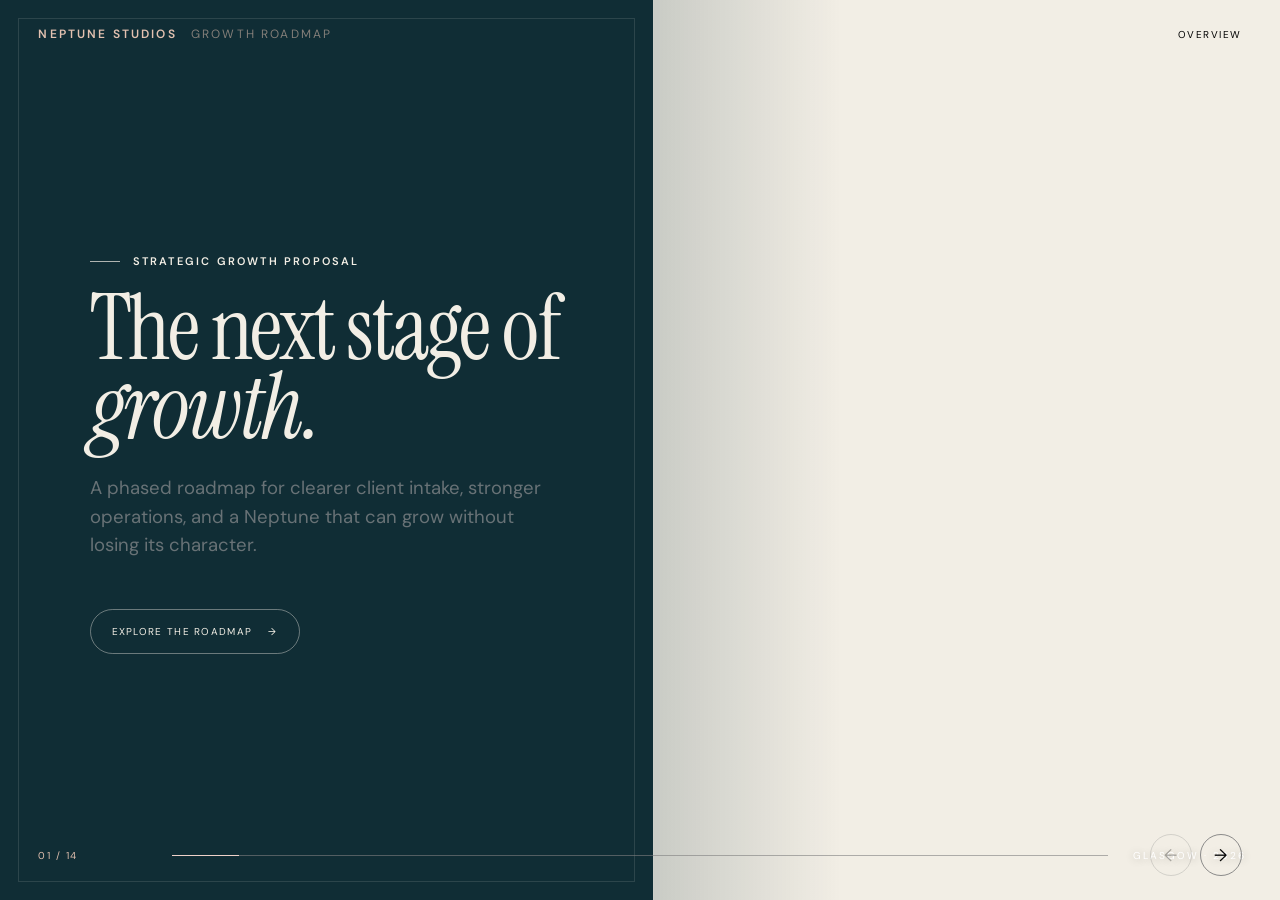
<file: neptunestudios/index.html>
<!doctype html>
<html lang="en">
<head>
  <meta charset="utf-8">
  <meta name="viewport" content="width=device-width, initial-scale=1, viewport-fit=cover">
  <meta name="theme-color" content="#102d35">
  <meta name="description" content="A phased growth and client-intake roadmap prepared for Neptune Studios.">
  <title>Neptune Studios — The Next Stage of Growth</title>
  <link rel="preconnect" href="https://fonts.googleapis.com">
  <link rel="preconnect" href="https://fonts.gstatic.com" crossorigin>
  <link href="https://fonts.googleapis.com/css2?family=DM+Sans:wght@400;500;600&family=Instrument+Serif:ital@0;1&display=swap" rel="stylesheet">
  <style>
    :root {
      --navy: #102d35;
      --navy-deep: #092128;
      --paper: #f2eee5;
      --paper-2: #e8e0d2;
      --sage: #9eaa91;
      --sage-light: #cad1bd;
      --wine: #8b2635;
      --ink: #16262a;
      --muted: #687276;
      --line: rgba(16,45,53,.17);
      --serif: "Instrument Serif", Georgia, serif;
      --sans: "DM Sans", Arial, sans-serif;
      --ease: cubic-bezier(.22,.8,.25,1);
    }

    * { box-sizing: border-box; }
    html { scroll-behavior: smooth; }
    body {
      margin: 0;
      background: var(--navy-deep);
      color: var(--ink);
      font-family: var(--sans);
      overflow: hidden;
      -webkit-font-smoothing: antialiased;
    }

    button, a { font: inherit; }
    button { color: inherit; }
    a { color: inherit; }
    ::selection { background: var(--sage); color: var(--navy-deep); }

    .deck { position: relative; height: 100dvh; isolation: isolate; }
    .slide {
      position: absolute;
      inset: 0;
      min-height: 100dvh;
      padding: clamp(82px, 9vh, 112px) clamp(28px, 6vw, 94px) clamp(78px, 8vh, 98px);
      display: grid;
      align-items: center;
      background:
        radial-gradient(circle at 12% 10%, rgba(255,255,255,.42), transparent 25%),
        var(--paper);
      opacity: 0;
      visibility: hidden;
      transform: translateX(6%);
      transition: opacity .55s var(--ease), transform .7s var(--ease), visibility .7s;
      overflow: hidden;
    }
    .slide::after {
      content: "";
      position: absolute;
      width: 30vw;
      aspect-ratio: 1;
      right: -12vw;
      bottom: -18vw;
      border: 1px solid rgba(16,45,53,.08);
      border-radius: 50%;
      box-shadow: 0 0 0 6vw rgba(16,45,53,.025), 0 0 0 12vw rgba(16,45,53,.02);
      pointer-events: none;
    }
    .slide.active { opacity: 1; visibility: visible; transform: translateX(0); z-index: 2; }
    .slide.before { transform: translateX(-5%); }
    .slide.dark {
      color: var(--paper);
      background:
        linear-gradient(135deg, rgba(10,37,44,.99), rgba(16,45,53,.95)),
        var(--navy);
    }
    .slide.dark::after { border-color: rgba(242,238,229,.08); box-shadow: 0 0 0 6vw rgba(242,238,229,.025), 0 0 0 12vw rgba(242,238,229,.018); }

    .slide-inner { width: min(1220px, 100%); margin: 0 auto; position: relative; z-index: 2; }
    .eyebrow {
      display: flex;
      gap: 13px;
      align-items: center;
      margin: 0 0 22px;
      text-transform: uppercase;
      letter-spacing: .2em;
      font-size: 11px;
      font-weight: 600;
    }
    .eyebrow::before { content: ""; width: 30px; height: 1px; background: currentColor; opacity: .7; }
    h1, h2, h3, p { margin-top: 0; }
    h1, h2, .display { font-family: var(--serif); font-weight: 400; letter-spacing: -.025em; }
    h1 { font-size: clamp(54px, 8vw, 116px); line-height: .88; max-width: 930px; margin-bottom: 26px; }
    h2 { font-size: clamp(46px, 6.4vw, 88px); line-height: .93; max-width: 980px; margin-bottom: 34px; }
    h3 { font-size: 16px; line-height: 1.25; }
    p { line-height: 1.6; }
    .lede { font-size: clamp(17px, 1.45vw, 21px); line-height: 1.55; max-width: 720px; color: var(--muted); }
    .dark .lede { color: rgba(242,238,229,.7); }
    .accent { color: var(--wine); }
    .dark .accent { color: #dba6a7; }
    .italic { font-style: italic; }
    .micro { font-size: 11px; letter-spacing: .14em; text-transform: uppercase; }
    .muted { color: var(--muted); }
    .dark .muted { color: rgba(242,238,229,.62); }

    .topbar {
      position: fixed;
      z-index: 20;
      top: 0;
      left: 0;
      right: 0;
      height: 68px;
      padding: 0 clamp(20px, 3vw, 46px);
      display: flex;
      align-items: center;
      justify-content: space-between;
      color: var(--paper);
      mix-blend-mode: difference;
      pointer-events: none;
    }
    .brand, .menu-button { pointer-events: auto; }
    .brand { font-size: 12px; letter-spacing: .18em; text-transform: uppercase; font-weight: 600; }
    .brand span { opacity: .55; margin-left: 9px; font-weight: 400; }
    .menu-button {
      border: 0;
      background: transparent;
      padding: 10px 0 10px 16px;
      cursor: pointer;
      letter-spacing: .15em;
      text-transform: uppercase;
      font-size: 10px;
    }

    .controls {
      position: fixed;
      z-index: 20;
      left: clamp(20px, 3vw, 46px);
      right: clamp(20px, 3vw, 46px);
      bottom: 24px;
      display: grid;
      grid-template-columns: 110px 1fr 110px;
      align-items: center;
      gap: 24px;
      color: var(--paper);
      mix-blend-mode: difference;
    }
    .counter { font-size: 10px; letter-spacing: .15em; }
    .progress { height: 1px; background: rgba(255,255,255,.3); position: relative; }
    .progress-fill { position: absolute; left: 0; top: 0; height: 1px; background: white; width: 7.69%; transition: width .45s var(--ease); }
    .arrows { display: flex; justify-content: flex-end; gap: 8px; }
    .arrow {
      width: 42px;
      height: 42px;
      border: 1px solid rgba(255,255,255,.45);
      border-radius: 50%;
      background: transparent;
      color: inherit;
      cursor: pointer;
      display: grid;
      place-items: center;
      font-size: 17px;
      transition: transform .25s, background .25s;
    }
    .arrow:hover { transform: scale(1.06); background: rgba(255,255,255,.12); }
    .arrow:disabled { opacity: .3; cursor: default; transform: none; }

    .hero { padding: 0; grid-template-columns: minmax(0, 1.02fr) minmax(360px, .98fr); }
    .hero::after { display: none; }
    .hero-copy { align-self: stretch; display: flex; flex-direction: column; justify-content: center; padding: 100px clamp(32px, 7vw, 105px) 92px; background: var(--navy); color: var(--paper); position: relative; }
    .hero-copy::after { content: ""; position: absolute; inset: 18px; border: 1px solid rgba(242,238,229,.12); pointer-events: none; }
    .hero h1 { font-size: clamp(60px, 7vw, 106px); max-width: 680px; }
    .hero-image {
      height: 100dvh;
      background-image: linear-gradient(90deg, rgba(16,45,53,.18), transparent 30%), url('https://neptunestudios.co.uk/cdn/shop/files/IMG_9838.jpg?v=1729180891&width=2000');
      background-size: cover;
      background-position: center;
      position: relative;
    }
    .hero-image::after { content: "GLASGOW · 2026"; position: absolute; bottom: 38px; right: 34px; color: white; font-size: 10px; letter-spacing: .2em; text-shadow: 0 1px 8px rgba(0,0,0,.3); }
    .begin {
      margin-top: 30px;
      width: fit-content;
      display: inline-flex;
      align-items: center;
      gap: 16px;
      border: 1px solid rgba(242,238,229,.4);
      border-radius: 100px;
      background: transparent;
      color: var(--paper);
      padding: 15px 21px;
      cursor: pointer;
      text-transform: uppercase;
      letter-spacing: .13em;
      font-size: 10px;
      transition: background .25s, color .25s;
    }
    .begin:hover { background: var(--paper); color: var(--navy); }

    .split { display: grid; grid-template-columns: .9fr 1.1fr; gap: clamp(48px, 8vw, 120px); align-items: center; }
    .statement { font-family: var(--serif); font-size: clamp(30px, 4.4vw, 61px); line-height: 1.05; letter-spacing: -.02em; }
    .fact-stack { border-top: 1px solid var(--line); }
    .fact { padding: 18px 0; border-bottom: 1px solid var(--line); display: grid; grid-template-columns: 42px 1fr; gap: 8px; align-items: baseline; }
    .fact b { font-family: var(--serif); font-size: 24px; font-weight: 400; }
    .fact p { margin: 0; font-size: 14px; color: var(--muted); }

    .balance { display: grid; grid-template-columns: 1fr 120px 1fr; align-items: center; gap: 26px; }
    .balance-side { padding: clamp(28px, 4vw, 52px); min-height: 310px; border: 1px solid var(--line); display: flex; flex-direction: column; justify-content: space-between; }
    .balance-side strong { font-family: var(--serif); font-size: clamp(34px, 4vw, 53px); font-weight: 400; }
    .balance-side ul, .clean-list { list-style: none; padding: 0; margin: 0; }
    .balance-side li { padding: 7px 0; color: var(--muted); font-size: 14px; }
    .balance-mark { width: 120px; height: 120px; border-radius: 50%; display: grid; place-items: center; background: var(--navy); color: var(--paper); text-align: center; font-family: var(--serif); font-style: italic; font-size: 19px; transform: rotate(-6deg); }

    .quote-wrap { max-width: 1050px; margin: 0 auto; text-align: center; }
    .quote-mark { font-family: var(--serif); font-size: 90px; line-height: .5; opacity: .26; }
    .quote { font-family: var(--serif); font-size: clamp(44px, 6.4vw, 84px); line-height: .98; letter-spacing: -.025em; }
    .quote-note { max-width: 560px; margin: 30px auto 0; color: rgba(242,238,229,.67); font-size: 15px; line-height: 1.6; }

    .pathways { display: grid; grid-template-columns: repeat(3, 1fr); gap: 14px; }
    .pathway { min-height: 360px; padding: 28px; border: 1px solid var(--line); display: flex; flex-direction: column; position: relative; overflow: hidden; background: rgba(255,255,255,.18); }
    .pathway::before { content: attr(data-number); font-family: var(--serif); font-size: 92px; line-height: .8; color: rgba(16,45,53,.07); position: absolute; right: 18px; top: 20px; }
    .pathway h3 { font-family: var(--serif); font-size: 32px; font-weight: 400; margin: auto 0 18px; max-width: 250px; }
    .pathway p { font-size: 13px; color: var(--muted); margin: 0; }
    .pathway.primary { background: var(--navy); color: var(--paper); border-color: var(--navy); }
    .pathway.primary::before { color: rgba(242,238,229,.09); }
    .pathway.primary p { color: rgba(242,238,229,.64); }

    .roadmap { display: grid; grid-template-columns: repeat(6, 1fr); border-top: 1px solid rgba(242,238,229,.22); margin-top: 42px; }
    .phase { position: relative; padding: 30px 18px 0 0; min-height: 220px; }
    .phase::before { content: ""; width: 9px; height: 9px; border-radius: 50%; background: var(--paper); position: absolute; top: -5px; left: 0; }
    .phase span { font-size: 10px; letter-spacing: .15em; text-transform: uppercase; opacity: .5; }
    .phase h3 { font-family: var(--serif); font-size: 24px; font-weight: 400; margin: 18px 0 12px; }
    .phase p { font-size: 12px; line-height: 1.5; opacity: .55; }
    .phase.active-phase { margin-top: -14px; padding: 44px 20px 18px; background: var(--paper); color: var(--navy); }
    .phase.active-phase::before { top: 9px; left: 15px; background: var(--wine); }
    .phase.active-phase p { opacity: .67; }

    .wedge { display: grid; grid-template-columns: 1.05fr .95fr; min-height: 570px; box-shadow: 0 26px 70px rgba(6,25,30,.13); }
    .wedge-copy { background: var(--navy); color: var(--paper); padding: clamp(38px, 5vw, 72px); display: flex; flex-direction: column; justify-content: center; }
    .wedge-copy h2 { margin-bottom: 20px; }
    .wedge-copy p { color: rgba(242,238,229,.67); max-width: 560px; }
    .wedge-image { background-image: linear-gradient(rgba(16,45,53,.05), rgba(16,45,53,.16)), url('https://neptunestudios.co.uk/cdn/shop/files/50531455-A352-47DF-A0DA-073E89A7E024.jpg?v=1741886189&width=1066'); background-size: cover; background-position: center; }
    .pill { display: inline-block; border: 1px solid rgba(242,238,229,.32); border-radius: 100px; padding: 9px 14px; font-size: 10px; letter-spacing: .13em; text-transform: uppercase; width: fit-content; margin-top: 24px; }

    .journey { display: grid; grid-template-columns: repeat(5, 1fr); gap: 10px; margin: 32px 0 38px; }
    .journey-step { min-height: 126px; border: 1px solid var(--line); padding: 18px; position: relative; display: flex; flex-direction: column; justify-content: flex-end; background: rgba(255,255,255,.16); }
    .journey-step:not(:last-child)::after { content: "→"; position: absolute; right: -18px; top: 50%; z-index: 3; width: 26px; height: 26px; border-radius: 50%; display: grid; place-items: center; background: var(--paper); color: var(--navy); font-size: 12px; }
    .journey-step span { font-size: 10px; letter-spacing: .14em; text-transform: uppercase; color: var(--muted); margin-bottom: 8px; }
    .journey-step b { font-family: var(--serif); font-size: 20px; font-weight: 400; }
    .deliverables { display: grid; grid-template-columns: repeat(2, 1fr); gap: 0 36px; max-width: 850px; }
    .deliverables li { padding: 10px 0; border-top: 1px solid var(--line); font-size: 13px; display: flex; gap: 11px; }
    .deliverables li::before { content: "·"; color: var(--wine); font-size: 22px; line-height: 12px; }

    .support-grid { display: grid; grid-template-columns: .8fr 1.2fr; gap: clamp(45px, 8vw, 110px); align-items: center; }
    .bouquet-frame { min-height: 520px; background-image: linear-gradient(180deg, transparent 65%, rgba(16,45,53,.32)), url('https://neptunestudios.co.uk/cdn/shop/files/IMG_0011.jpg?v=1729180889&width=1500'); background-size: cover; background-position: center 56%; position: relative; }
    .bouquet-frame::after { content: "NEPTUNE'S CHOICE"; position: absolute; bottom: 22px; left: 24px; color: white; font-size: 10px; letter-spacing: .18em; }
    .support-list { border-top: 1px solid var(--line); }
    .support-item { display: grid; grid-template-columns: 54px 1fr; padding: 18px 0; border-bottom: 1px solid var(--line); }
    .support-item span { font-family: var(--serif); font-size: 24px; color: var(--wine); }
    .support-item h3 { margin: 0 0 5px; }
    .support-item p { font-size: 12px; color: var(--muted); margin: 0; }

    .comparison { display: grid; grid-template-columns: 1fr 60px 1fr; gap: 0; align-items: stretch; }
    .compare-column { border: 1px solid var(--line); }
    .compare-column.after { background: var(--navy); color: var(--paper); border-color: var(--navy); }
    .compare-head { padding: 20px 24px; border-bottom: 1px solid var(--line); font-size: 10px; text-transform: uppercase; letter-spacing: .17em; }
    .after .compare-head { border-color: rgba(242,238,229,.17); }
    .compare-row { min-height: 70px; padding: 15px 24px; display: flex; align-items: center; border-bottom: 1px solid var(--line); font-size: 14px; }
    .compare-row:last-child { border-bottom: 0; }
    .after .compare-row { border-color: rgba(242,238,229,.13); color: rgba(242,238,229,.8); }
    .compare-arrow { display: grid; place-items: center; font-size: 25px; color: var(--wine); }

    .future-grid { display: grid; grid-template-columns: 1.1fr .9fr; gap: 70px; align-items: end; }
    .system { display: grid; grid-template-columns: repeat(2, 1fr); gap: 10px; }
    .system-item { border: 1px solid rgba(242,238,229,.2); padding: 20px; min-height: 105px; }
    .system-item span { font-family: var(--serif); font-size: 25px; color: #dba6a7; }
    .system-item p { margin: 9px 0 0; font-size: 12px; color: rgba(242,238,229,.57); }
    .future-ladder { border-left: 1px solid rgba(242,238,229,.25); padding-left: 28px; }
    .future-ladder div { padding: 14px 0; border-bottom: 1px solid rgba(242,238,229,.13); }
    .future-ladder span { opacity: .45; font-size: 10px; letter-spacing: .14em; }
    .future-ladder strong { display: block; font-family: var(--serif); font-size: 22px; font-weight: 400; margin-top: 4px; }

    .investment { display: grid; grid-template-columns: .85fr 1.15fr; gap: 80px; align-items: center; }
    .price-card { background: var(--navy); color: var(--paper); padding: clamp(34px, 5vw, 62px); box-shadow: 0 28px 70px rgba(8,30,36,.2); position: relative; }
    .price-card::before { content: "RECOMMENDED START"; position: absolute; top: 19px; right: 20px; font-size: 9px; letter-spacing: .17em; color: rgba(242,238,229,.45); }
    .price { font-family: var(--serif); font-size: clamp(70px, 8vw, 108px); letter-spacing: -.04em; line-height: .85; margin: 30px 0 8px; }
    .price-card .sub { color: rgba(242,238,229,.62); font-size: 13px; }
    .terms { display: grid; grid-template-columns: 1fr 1fr; gap: 1px; background: rgba(242,238,229,.15); margin-top: 32px; }
    .term { background: var(--navy); padding: 18px 0; }
    .term span { display: block; font-size: 9px; letter-spacing: .14em; text-transform: uppercase; color: rgba(242,238,229,.42); margin-bottom: 5px; }
    .term b { font-family: var(--serif); font-size: 21px; font-weight: 400; }
    .cta-row { display: flex; gap: 10px; flex-wrap: wrap; margin-top: 30px; }
    .cta { display: inline-flex; align-items: center; justify-content: center; padding: 15px 19px; border-radius: 100px; text-decoration: none; text-transform: uppercase; letter-spacing: .12em; font-size: 9px; border: 1px solid rgba(242,238,229,.35); transition: transform .2s, background .2s, color .2s; }
    .cta:hover { transform: translateY(-2px); }
    .cta.primary { background: var(--paper); color: var(--navy); border-color: var(--paper); }
    .cta.primary:hover { background: var(--sage-light); }
    .scope-note { margin-top: 24px; font-size: 11px; line-height: 1.55; color: rgba(242,238,229,.45); }

    .closing { text-align: center; }
    .closing h2 { margin-left: auto; margin-right: auto; max-width: 1020px; }
    .closing .lede { margin: 0 auto 32px; }
    .signature { font-family: var(--serif); font-style: italic; font-size: 25px; color: var(--sage-light); }

    .menu {
      position: fixed;
      z-index: 50;
      inset: 0;
      background: rgba(8,31,38,.98);
      color: var(--paper);
      padding: 84px clamp(26px, 6vw, 92px) 60px;
      opacity: 0;
      visibility: hidden;
      transition: opacity .35s, visibility .35s;
      overflow-y: auto;
    }
    .menu.open { opacity: 1; visibility: visible; }
    .menu-head { display: flex; align-items: end; justify-content: space-between; border-bottom: 1px solid rgba(242,238,229,.2); padding-bottom: 20px; margin-bottom: 18px; }
    .menu-head h2 { margin: 0; font-size: clamp(44px, 6vw, 76px); }
    .menu-close { border: 1px solid rgba(242,238,229,.35); width: 42px; height: 42px; border-radius: 50%; background: transparent; color: var(--paper); cursor: pointer; }
    .menu-list { display: grid; grid-template-columns: repeat(2, 1fr); column-gap: 50px; }
    .menu-item { border: 0; border-bottom: 1px solid rgba(242,238,229,.13); background: transparent; color: var(--paper); padding: 13px 0; display: grid; grid-template-columns: 40px 1fr; text-align: left; cursor: pointer; }
    .menu-item span { opacity: .38; font-size: 10px; }
    .menu-item strong { font-family: var(--serif); font-size: 21px; font-weight: 400; }
    .menu-item:hover strong, .menu-item.current strong { color: var(--sage-light); }

    @media (max-width: 900px) {
      .slide { align-items: start; overflow-y: auto; overflow-x: hidden; padding-top: 88px; }
      .slide-inner { padding-bottom: 50px; }
      .hero { grid-template-columns: 1fr; overflow-y: auto; }
      .hero-copy { min-height: 68dvh; padding-top: 105px; }
      .hero-image { height: 44dvh; min-height: 340px; }
      .split, .support-grid, .future-grid, .investment { grid-template-columns: 1fr; gap: 34px; }
      .balance { grid-template-columns: 1fr; }
      .balance-mark { width: 82px; height: 82px; justify-self: center; }
      .pathways { grid-template-columns: 1fr; }
      .pathway { min-height: 220px; }
      .roadmap { grid-template-columns: repeat(2, 1fr); border-top: 0; gap: 8px; }
      .phase { border-top: 1px solid rgba(242,238,229,.22); min-height: 150px; padding-top: 24px; }
      .phase::before { top: -5px; }
      .phase.active-phase { margin-top: 0; padding: 24px 18px; }
      .phase.active-phase::before { display: none; }
      .wedge { grid-template-columns: 1fr; }
      .wedge-image { min-height: 340px; }
      .journey { grid-template-columns: 1fr; }
      .journey-step { min-height: 90px; }
      .journey-step:not(:last-child)::after { content: "↓"; right: 22px; top: auto; bottom: -18px; }
      .bouquet-frame { min-height: 400px; }
      .investment { padding-bottom: 30px; }
    }

    @media (max-width: 600px) {
      .brand span { display: none; }
      .controls { grid-template-columns: 70px 1fr 96px; gap: 12px; bottom: 13px; }
      .arrow { width: 38px; height: 38px; }
      .slide { padding-left: 22px; padding-right: 22px; padding-bottom: 72px; }
      h2 { margin-bottom: 26px; }
      .lede { font-size: 16px; }
      .hero-copy { padding-left: 32px; padding-right: 32px; }
      .hero-copy::after { inset: 12px; }
      .fact { grid-template-columns: 34px 1fr; }
      .balance-side { min-height: 240px; }
      .deliverables { grid-template-columns: 1fr; }
      .comparison { grid-template-columns: 1fr; gap: 8px; }
      .compare-arrow { transform: rotate(90deg); min-height: 35px; }
      .system { grid-template-columns: 1fr; }
      .terms { grid-template-columns: 1fr; }
      .menu-list { grid-template-columns: 1fr; }
      .menu { padding-top: 70px; }
    }

    @media (prefers-reduced-motion: reduce) {
      *, *::before, *::after { scroll-behavior: auto !important; transition-duration: .01ms !important; animation-duration: .01ms !important; }
    }

    @media print {
      body { overflow: visible; background: white; }
      .topbar, .controls, .menu, .begin { display: none !important; }
      .deck { height: auto; }
      .slide { position: relative; opacity: 1; visibility: visible; transform: none !important; page-break-after: always; min-height: 100vh; overflow: hidden; }
      .hero { display: grid; }
    }
  </style>
</head>
<body>
  <header class="topbar">
    <div class="brand">Neptune Studios <span>Growth roadmap</span></div>
    <button class="menu-button" id="menuOpen" aria-label="Open slide overview">Overview</button>
  </header>

  <main class="deck" id="deck" aria-live="polite">
    <section class="slide hero active" data-title="The next stage of growth" aria-hidden="false">
      <div class="hero-copy">
        <div class="eyebrow">Strategic growth proposal</div>
        <h1>The next stage of <span class="italic">growth.</span></h1>
        <p class="lede">A phased roadmap for clearer client intake, stronger operations, and a Neptune that can grow without losing its character.</p>
        <button class="begin" data-next>Explore the roadmap <span>→</span></button>
      </div>
      <div class="hero-image" role="img" aria-label="A Neptune Studios bouquet inside the Glasgow shop"></div>
    </section>

    <section class="slide" data-title="What we heard" aria-hidden="true">
      <div class="slide-inner split">
        <div>
          <div class="eyebrow">01 · What we heard</div>
          <h2>A beautiful business growing faster than its <span class="italic">systems.</span></h2>
          <p class="lede">Neptune has earned the hard things already: attention, trust, repeat customers, and a creative identity people remember.</p>
        </div>
        <div class="fact-stack">
          <div class="fact"><b>01</b><p>Instagram creates demand almost immediately.</p></div>
          <div class="fact"><b>02</b><p>Bella personally converts and manages much of that demand.</p></div>
          <div class="fact"><b>03</b><p>Orders arrive through Shopify, DMs, calls, walk-ins, email, and paper.</p></div>
          <div class="fact"><b>04</b><p>The website and portfolio lag behind the quality of Neptune’s work.</p></div>
          <div class="fact"><b>05</b><p>Growth is creating more cognitive load than it should.</p></div>
        </div>
      </div>
    </section>

    <section class="slide" data-title="The real constraint" aria-hidden="true">
      <div class="slide-inner">
        <div class="eyebrow">02 · The real constraint</div>
        <h2>Neptune does not have an attention problem.</h2>
        <div class="balance">
          <div class="balance-side">
            <span class="micro muted">Already proven</span>
            <strong>Demand, taste &amp; customer loyalty.</strong>
            <ul><li>Organic social traction</li><li>Returning customers</li><li>High-intent wedding leads</li><li>A distinctive creative point of view</li></ul>
          </div>
          <div class="balance-mark">the missing<br>middle</div>
          <div class="balance-side">
            <span class="micro muted">Needed now</span>
            <strong>Structure that carries the demand.</strong>
            <ul><li>Guided intake</li><li>Clear customer pathways</li><li>Digital visibility</li><li>Better follow-up</li></ul>
          </div>
        </div>
      </div>
    </section>

    <section class="slide dark" data-title="The guiding principle" aria-hidden="true">
      <div class="slide-inner quote-wrap">
        <div class="quote-mark">“</div>
        <div class="quote">Preserve the personal touch. Remove the repetitive burden <span class="italic accent">around it.</span></div>
        <p class="quote-note">The goal is not to automate Bella out of the customer experience. It is to make sure her time is reserved for the moments where her taste, judgment, and relationship genuinely matter.</p>
      </div>
    </section>

    <section class="slide" data-title="Three growth pathways" aria-hidden="true">
      <div class="slide-inner">
        <div class="eyebrow">03 · The complete opportunity</div>
        <h2>Three clear pathways for growth.</h2>
        <div class="pathways">
          <article class="pathway primary" data-number="1"><span class="micro">Everyday &amp; custom</span><h3>Retail flowers</h3><p>Route standard orders into self-service, guide nuanced requests, and preserve Bella’s involvement for genuinely custom work.</p></article>
          <article class="pathway" data-number="2"><span class="micro">Premium service</span><h3>Weddings &amp; events</h3><p>Turn interest into structured, prepared consultations while properly valuing creative direction and design.</p></article>
          <article class="pathway" data-number="3"><span class="micro">Recurring revenue</span><h3>Business &amp; hospitality</h3><p>Create a polished pathway for restaurants, hotels, offices, subscriptions, installations, and seasonal displays.</p></article>
        </div>
      </div>
    </section>

    <section class="slide dark" data-title="The phased roadmap" aria-hidden="true">
      <div class="slide-inner">
        <div class="eyebrow">04 · The roadmap</div>
        <h2>Build the system in the order the business <span class="italic accent">needs it.</span></h2>
        <div class="roadmap">
          <article class="phase active-phase"><span>Phase 1 · Now</span><h3>Client intake &amp; conversion</h3><p>Wedding inquiries, Instagram routing, and clearer offers.</p></article>
          <article class="phase"><span>Phase 2</span><h3>Order &amp; fulfillment</h3><p>One view of orders, dates, status, and procurement.</p></article>
          <article class="phase"><span>Phase 3</span><h3>Website &amp; portfolio</h3><p>A complete presentation of Neptune’s services.</p></article>
          <article class="phase"><span>Phase 4</span><h3>Content activation</h3><p>Turn the existing archive into a publishing engine.</p></article>
          <article class="phase"><span>Phase 5</span><h3>Growth campaigns</h3><p>Partnerships, seasons, retargeting, and acquisition.</p></article>
          <article class="phase"><span>Phase 6</span><h3>Optimization</h3><p>Refine the system as Neptune continues to grow.</p></article>
        </div>
      </div>
    </section>

    <section class="slide" data-title="Where we begin" aria-hidden="true">
      <div class="slide-inner wedge">
        <div class="wedge-copy">
          <div class="eyebrow">The recommended first move</div>
          <h2>Neptune Client Intake <span class="italic accent">Sprint.</span></h2>
          <p>A focused first engagement built around the two priorities that matter most now: a refined wedding inquiry experience and guided Instagram ordering.</p>
          <p>It creates immediate relief, gives future content somewhere strategic to point, and establishes the first layer of the larger system.</p>
          <span class="pill">Bounded · Practical · High leverage</span>
        </div>
        <div class="wedge-image" role="img" aria-label="A colourful Neptune Studios floral arrangement"></div>
      </div>
    </section>

    <section class="slide" data-title="Wedding inquiry system" aria-hidden="true">
      <div class="slide-inner">
        <div class="eyebrow">05 · What we will build</div>
        <h2>A wedding inquiry experience worthy of the <span class="italic">work.</span></h2>
        <div class="journey">
          <div class="journey-step"><span>Discover</span><b>Instagram or website</b></div>
          <div class="journey-step"><span>Explore</span><b>Wedding portfolio</b></div>
          <div class="journey-step"><span>Qualify</span><b>Structured inquiry</b></div>
          <div class="journey-step"><span>Prepare</span><b>Internal summary</b></div>
          <div class="journey-step"><span>Connect</span><b>Bella’s consultation</b></div>
        </div>
        <ul class="clean-list deliverables">
          <li>Dedicated wedding landing page</li><li>Date, venue, budget, scope, and inspiration capture</li>
          <li>Portfolio structure and presentation</li><li>Consultation scheduling and preparation template</li>
          <li>Internal lead summary</li><li>Design-fee positioning framework</li>
        </ul>
      </div>
    </section>

    <section class="slide" data-title="Instagram order routing" aria-hidden="true">
      <div class="slide-inner">
        <div class="eyebrow">06 · What we will build</div>
        <h2>Instagram demand, routed with <span class="italic">intention.</span></h2>
        <div class="journey">
          <div class="journey-step"><span>Trigger</span><b>Story, comment, or DM</b></div>
          <div class="journey-step"><span>Guide</span><b>Simple questions</b></div>
          <div class="journey-step"><span>Route</span><b>Standard or custom</b></div>
          <div class="journey-step"><span>Convert</span><b>Website or handoff</b></div>
          <div class="journey-step"><span>Personalize</span><b>Bella when needed</b></div>
        </div>
        <ul class="clean-list deliverables">
          <li>Up to three priority DM flows</li><li>Occasion, date, budget, and preference capture</li>
          <li>Standard-versus-custom routing</li><li>Collection and delivery guidance</li>
          <li>FAQ and website routing</li><li>Testing, refinement, and team handoff</li>
        </ul>
      </div>
    </section>

    <section class="slide" data-title="Supporting retail improvements" aria-hidden="true">
      <div class="slide-inner support-grid">
        <div class="bouquet-frame" role="img" aria-label="A red rose bouquet by Neptune Studios"></div>
        <div>
          <div class="eyebrow">07 · Supporting improvements</div>
          <h2>Small changes that make the pathways <span class="italic">clearer.</span></h2>
          <div class="support-list">
            <div class="support-item"><span>01</span><div><h3>Neptune’s Choice</h3><p>A flexible, inventory-friendly signature offer.</p></div></div>
            <div class="support-item"><span>02</span><div><h3>Standard vs. custom</h3><p>A distinction customers can understand before reaching out.</p></div></div>
            <div class="support-item"><span>03</span><div><h3>Checkout presentation</h3><p>Priority add-ons and clearer delivery or collection information.</p></div></div>
            <div class="support-item"><span>04</span><div><h3>Repeat-purchase capture</h3><p>Gather useful occasion information without adding friction.</p></div></div>
          </div>
        </div>
      </div>
    </section>

    <section class="slide" data-title="What changes" aria-hidden="true">
      <div class="slide-inner">
        <div class="eyebrow">08 · The immediate result</div>
        <h2>From founder-held complexity to <span class="italic">guided flow.</span></h2>
        <div class="comparison">
          <div class="compare-column">
            <div class="compare-head">Today</div>
            <div class="compare-row">Repetitive DM conversations</div>
            <div class="compare-row">Unstructured wedding inquiries</div>
            <div class="compare-row">Portfolio hidden in camera rolls</div>
            <div class="compare-row">Standard and custom orders blur together</div>
            <div class="compare-row">Content has nowhere strategic to point</div>
          </div>
          <div class="compare-arrow">→</div>
          <div class="compare-column after">
            <div class="compare-head">After the sprint</div>
            <div class="compare-row">Customers answer key questions first</div>
            <div class="compare-row">Prepared, qualified consultation requests</div>
            <div class="compare-row">A polished wedding presentation</div>
            <div class="compare-row">Clear customer pathways</div>
            <div class="compare-row">Every post can lead somewhere intentional</div>
          </div>
        </div>
      </div>
    </section>

    <section class="slide dark" data-title="What comes next" aria-hidden="true">
      <div class="slide-inner future-grid">
        <div>
          <div class="eyebrow">09 · Phase two</div>
          <h2>The floral order &amp; fulfillment <span class="italic accent">system.</span></h2>
          <p class="lede">Once the front door is clearer, we can connect what enters the business to how the team plans, produces, and fulfills it.</p>
          <div class="system">
            <div class="system-item"><span>01</span><p>Digital in-store order capture</p></div>
            <div class="system-item"><span>02</span><p>Unified fulfillment calendar</p></div>
            <div class="system-item"><span>03</span><p>Order status and payment visibility</p></div>
            <div class="system-item"><span>04</span><p>Procurement and customer history</p></div>
          </div>
        </div>
        <div class="future-ladder">
          <div><span>THEN · 03</span><strong>Website &amp; portfolio transformation</strong></div>
          <div><span>THEN · 04</span><strong>Content activation</strong></div>
          <div><span>THEN · 05</span><strong>Hospitality, seasonal &amp; growth campaigns</strong></div>
          <div><span>ONGOING · 06</span><strong>Optimization and new opportunities</strong></div>
        </div>
      </div>
    </section>

    <section class="slide" data-title="Investment and start" aria-hidden="true">
      <div class="slide-inner investment">
        <div>
          <div class="eyebrow">10 · Investment</div>
          <h2>One clear place to <span class="italic">begin.</span></h2>
          <p class="lede">A defined first sprint. Immediate practical value. No commitment to the full roadmap.</p>
          <p class="muted" style="font-size:13px;max-width:520px">Future operational, website, content, and growth phases will be investigated and scoped separately. The first sprint wins the right to build what comes next.</p>
        </div>
        <div class="price-card">
          <div class="micro">Neptune Client Intake Sprint</div>
          <div class="price">£2,500</div>
          <div class="sub">Fixed project fee</div>
          <div class="terms">
            <div class="term"><span>Deposit to begin</span><b>£1,250</b></div>
            <div class="term"><span>Balance at launch</span><b>£1,250</b></div>
            <div class="term"><span>Timeline</span><b>Approx. 3 weeks</b></div>
            <div class="term"><span>Structure</span><b>Phased engagement</b></div>
          </div>
          <div class="cta-row">
            <a class="cta primary" href="https://buy.stripe.com/dRmaEZbo420I74V5wZgnK06" target="_blank" rel="noopener noreferrer">Begin the Sprint · £1,250 Deposit</a>
          </div>
          <p class="scope-note">Includes the wedding inquiry experience, guided Instagram ordering, supporting retail improvements, testing, and team handoff. Final technical choices follow focused implementation discovery.</p>
        </div>
      </div>
    </section>

    <section class="slide dark closing" data-title="The next stage" aria-hidden="true">
      <div class="slide-inner">
        <div class="eyebrow" style="justify-content:center">The next stage</div>
        <h2>Neptune already has the taste, trust, and demand.</h2>
        <p class="lede">Now we build the structure that lets all three compound—without requiring Bella to carry the whole business in her head.</p>
        <div class="signature">Let’s begin with the right first piece.</div>
        <div class="cta-row" style="justify-content:center">
          <a class="cta primary" href="https://buy.stripe.com/dRmaEZbo420I74V5wZgnK06" target="_blank" rel="noopener noreferrer">Begin the Sprint</a>
        </div>
      </div>
    </section>
  </main>

  <div class="controls" aria-label="Slide controls">
    <div class="counter"><span id="current">01</span> / <span id="total">14</span></div>
    <div class="progress" aria-hidden="true"><div class="progress-fill" id="progress"></div></div>
    <div class="arrows">
      <button class="arrow" id="prev" aria-label="Previous slide">←</button>
      <button class="arrow" id="next" aria-label="Next slide">→</button>
    </div>
  </div>

  <aside class="menu" id="menu" aria-hidden="true" aria-label="Slide overview">
    <div class="menu-head"><h2>Overview</h2><button class="menu-close" id="menuClose" aria-label="Close overview">×</button></div>
    <div class="menu-list" id="menuList"></div>
  </aside>

  <script>
    (() => {
      const slides = [...document.querySelectorAll('.slide')];
      const currentEl = document.getElementById('current');
      const totalEl = document.getElementById('total');
      const progress = document.getElementById('progress');
      const prev = document.getElementById('prev');
      const next = document.getElementById('next');
      const menu = document.getElementById('menu');
      const menuList = document.getElementById('menuList');
      let current = 0;
      let startX = null;

      totalEl.textContent = String(slides.length).padStart(2, '0');

      slides.forEach((slide, index) => {
        const button = document.createElement('button');
        button.className = 'menu-item';
        button.innerHTML = `<span>${String(index + 1).padStart(2, '0')}</span><strong>${slide.dataset.title}</strong>`;
        button.addEventListener('click', () => { goTo(index); closeMenu(); });
        menuList.appendChild(button);
      });

      function goTo(index) {
        const target = Math.max(0, Math.min(slides.length - 1, index));
        slides.forEach((slide, i) => {
          slide.classList.toggle('active', i === target);
          slide.classList.toggle('before', i < target);
          slide.setAttribute('aria-hidden', i === target ? 'false' : 'true');
          if (i === target) slide.scrollTop = 0;
        });
        current = target;
        currentEl.textContent = String(current + 1).padStart(2, '0');
        progress.style.width = `${((current + 1) / slides.length) * 100}%`;
        prev.disabled = current === 0;
        next.disabled = current === slides.length - 1;
        [...menuList.children].forEach((item, i) => item.classList.toggle('current', i === current));
        history.replaceState(null, '', `#${current + 1}`);
      }

      function openMenu() { menu.classList.add('open'); menu.setAttribute('aria-hidden', 'false'); document.getElementById('menuClose').focus(); }
      function closeMenu() { menu.classList.remove('open'); menu.setAttribute('aria-hidden', 'true'); document.getElementById('menuOpen').focus(); }

      prev.addEventListener('click', () => goTo(current - 1));
      next.addEventListener('click', () => goTo(current + 1));
      document.querySelectorAll('[data-next]').forEach(button => button.addEventListener('click', () => goTo(current + 1)));
      document.getElementById('menuOpen').addEventListener('click', openMenu);
      document.getElementById('menuClose').addEventListener('click', closeMenu);

      document.addEventListener('keydown', event => {
        if (menu.classList.contains('open')) {
          if (event.key === 'Escape') closeMenu();
          return;
        }
        if (['ArrowRight', 'ArrowDown', 'PageDown', ' '].includes(event.key)) { event.preventDefault(); goTo(current + 1); }
        if (['ArrowLeft', 'ArrowUp', 'PageUp'].includes(event.key)) { event.preventDefault(); goTo(current - 1); }
        if (event.key === 'Home') goTo(0);
        if (event.key === 'End') goTo(slides.length - 1);
      });

      document.addEventListener('touchstart', event => { startX = event.changedTouches[0].clientX; }, { passive: true });
      document.addEventListener('touchend', event => {
        if (startX === null || menu.classList.contains('open')) return;
        const delta = event.changedTouches[0].clientX - startX;
        if (Math.abs(delta) > 55) goTo(current + (delta < 0 ? 1 : -1));
        startX = null;
      }, { passive: true });

      const hashIndex = Number(location.hash.replace('#', '')) - 1;
      goTo(Number.isInteger(hashIndex) && hashIndex >= 0 ? hashIndex : 0);
    })();
  </script>
</body>
</html>
</file>
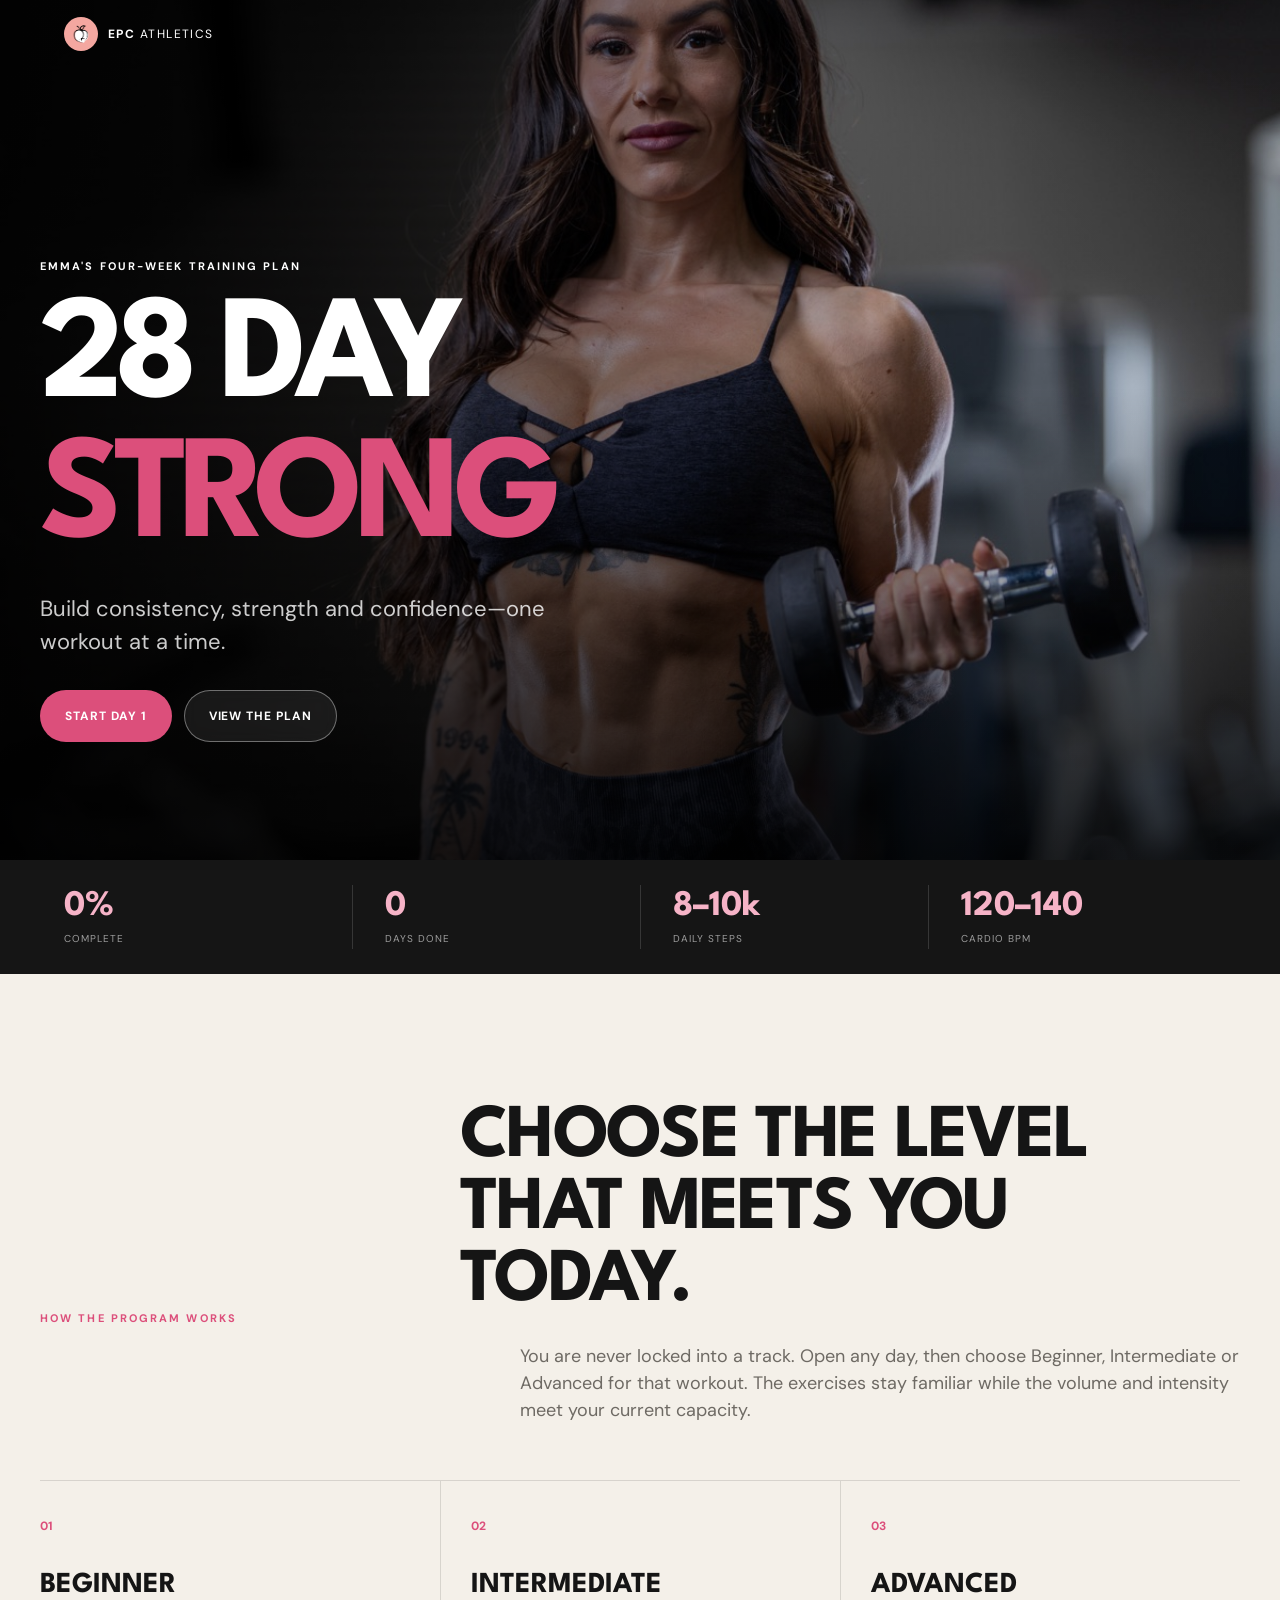
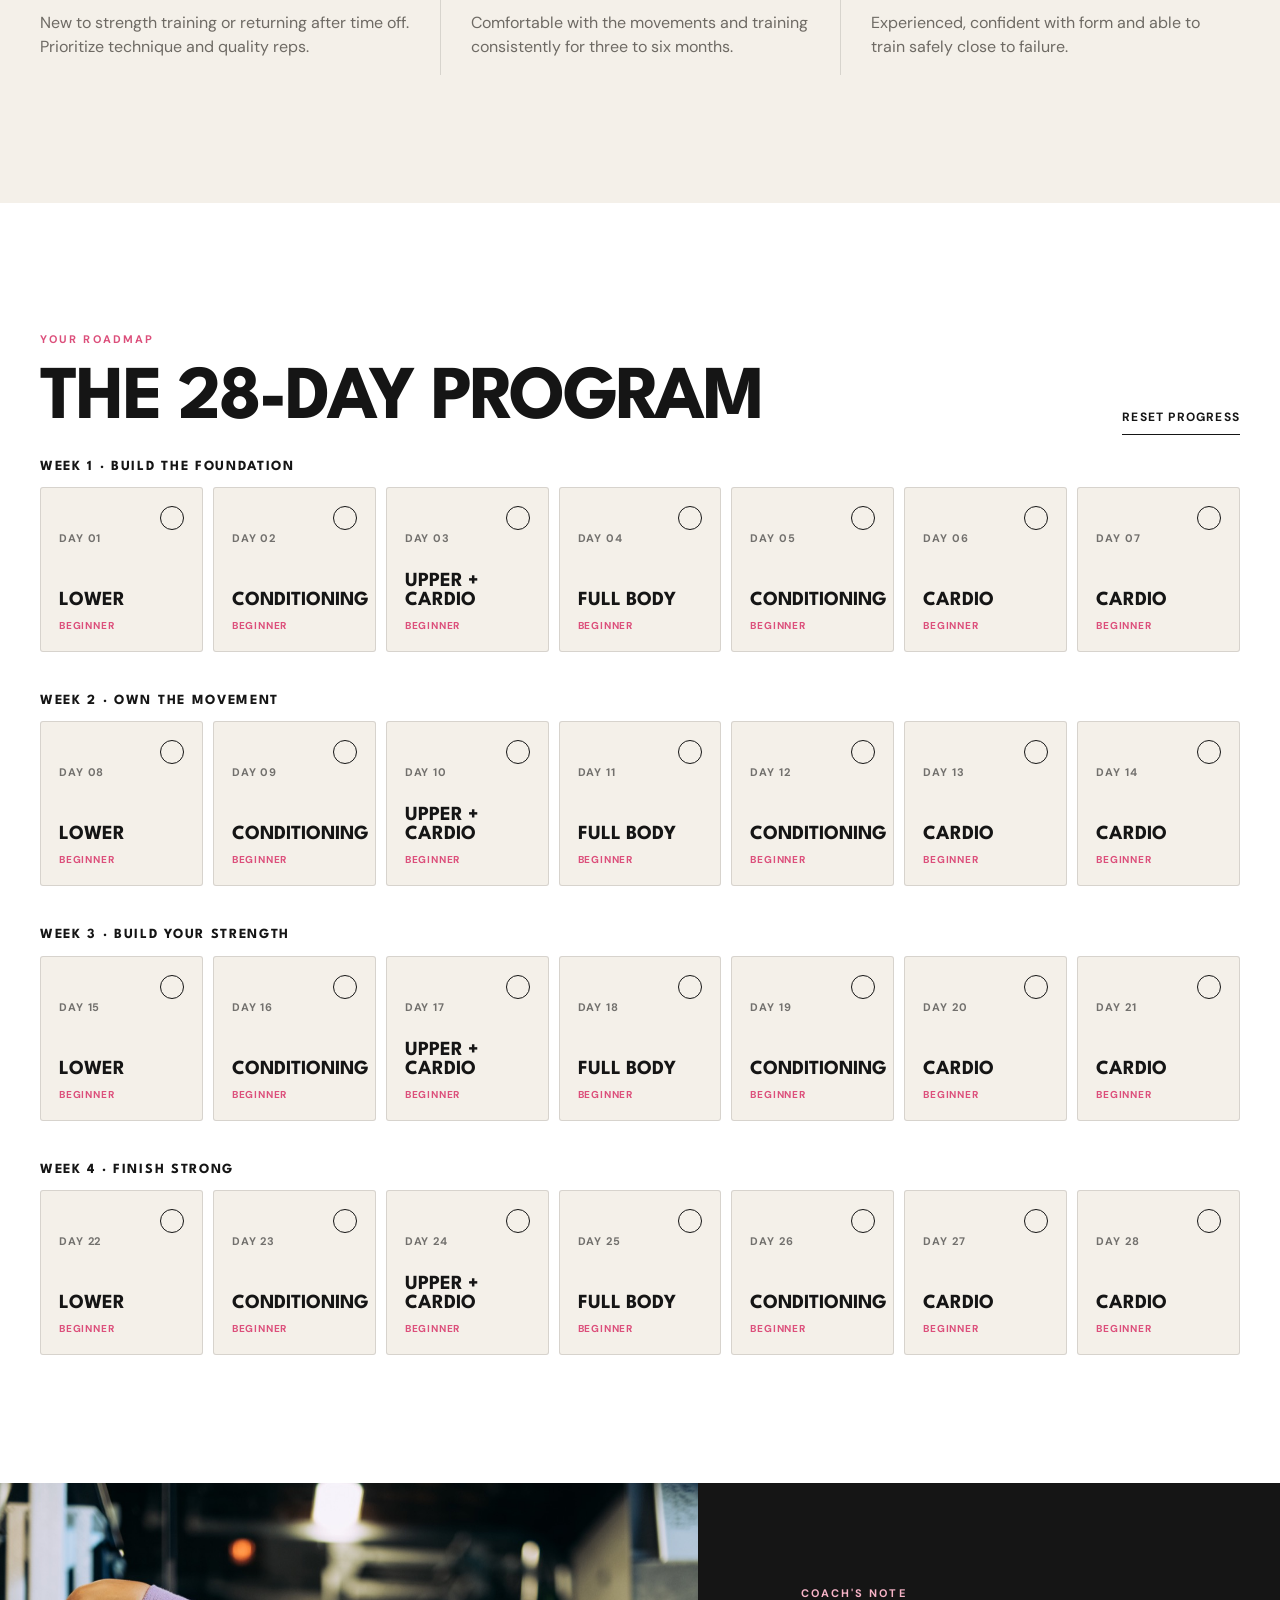
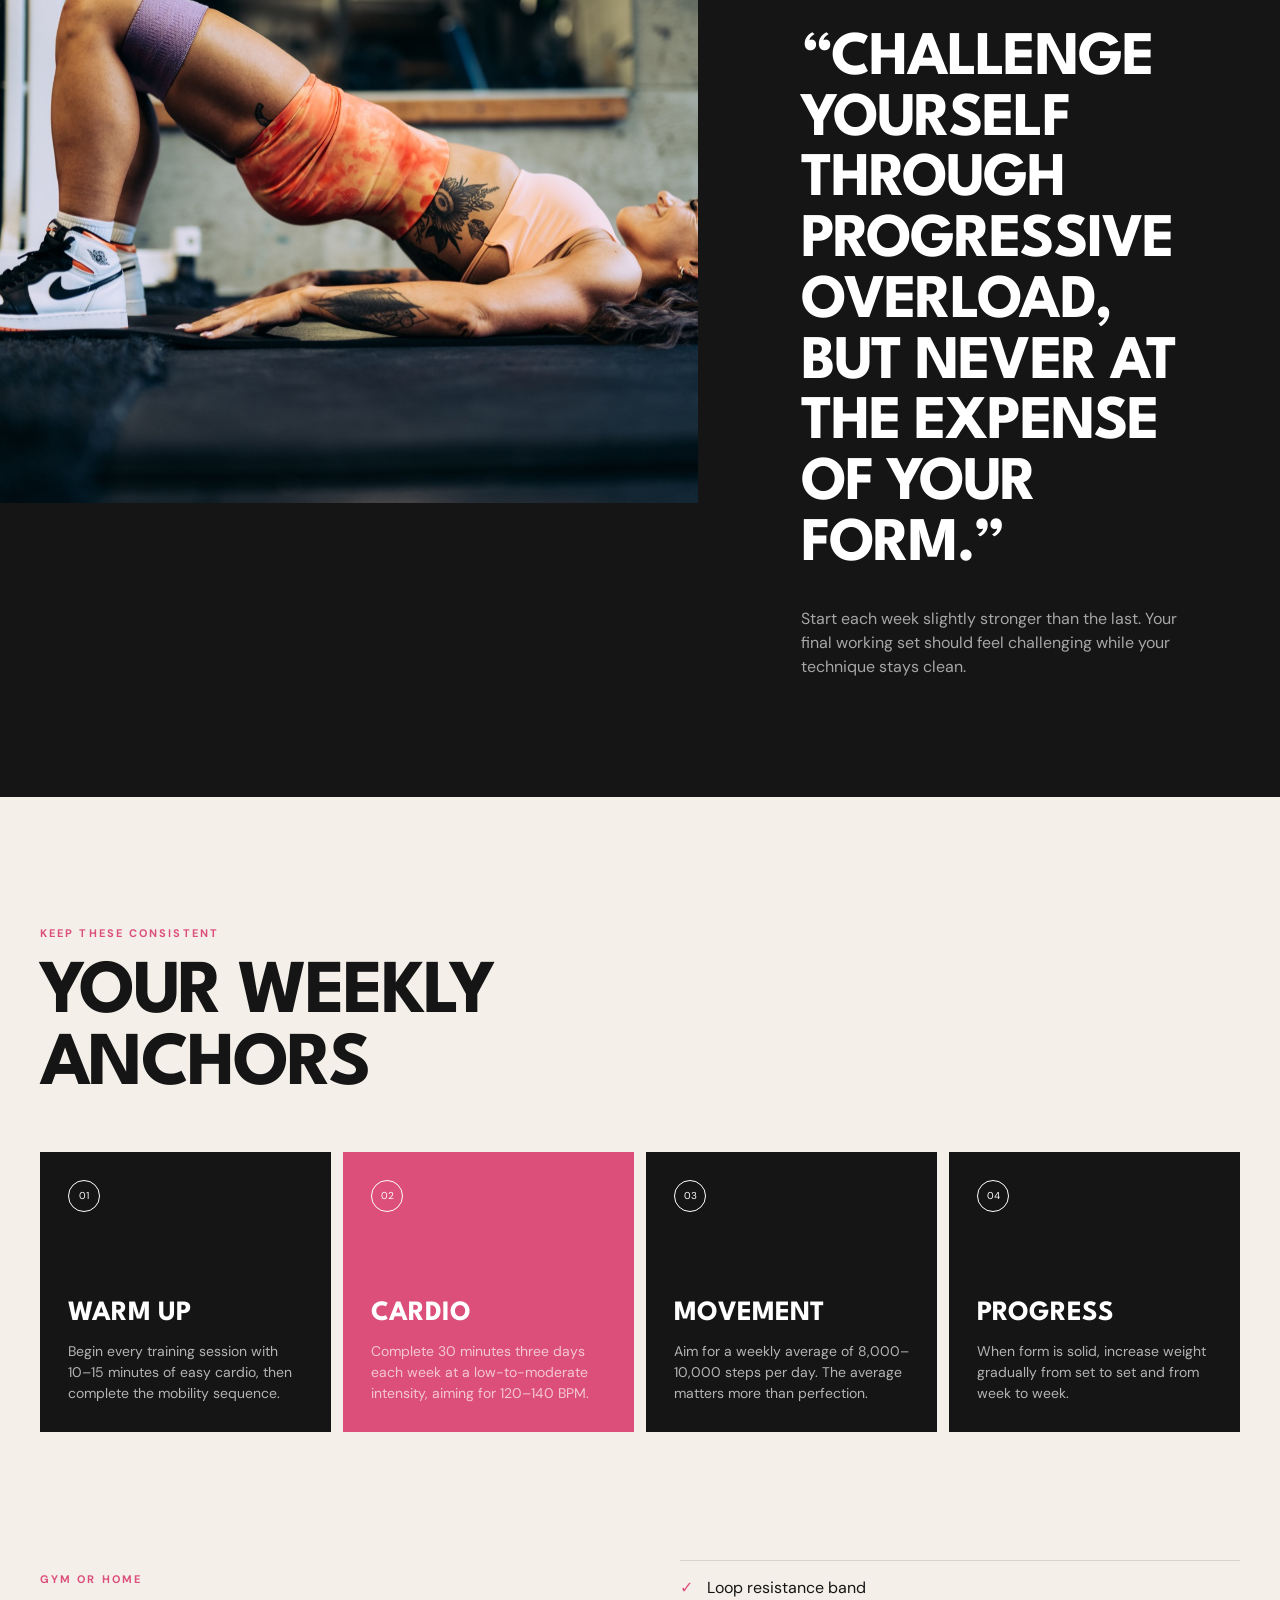
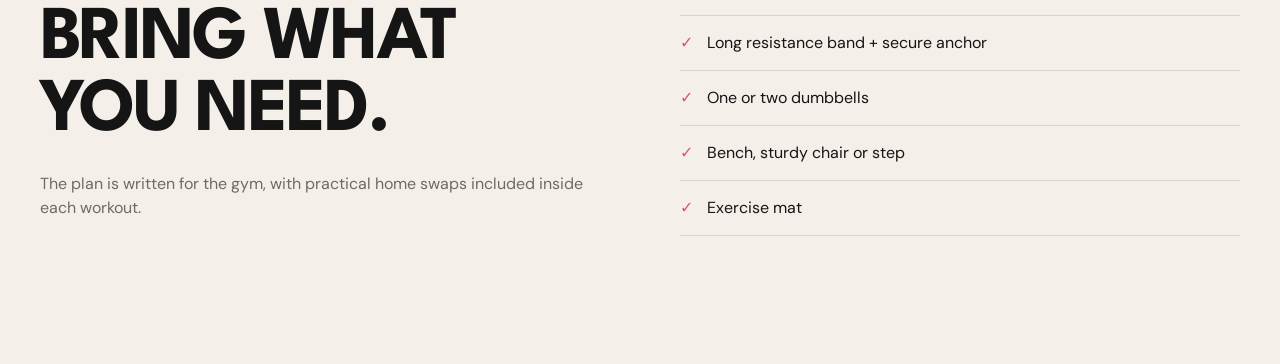
<file: epcathletics/28-day-draft/index.html>
<!doctype html>
<html lang="en">
<head>
  <meta charset="utf-8">
  <meta name="viewport" content="width=device-width, initial-scale=1, viewport-fit=cover">
  <title>28 Day Strong | EPC Athletics</title>
  <meta name="description" content="Emma's 28-day strength, conditioning, abs and cardio program from EPC Athletics.">
  <meta name="theme-color" content="#141414">
  <meta name="apple-mobile-web-app-capable" content="yes">
  <meta name="apple-mobile-web-app-status-bar-style" content="black-translucent">
  <meta name="apple-mobile-web-app-title" content="28 Day Strong">
  <link rel="manifest" href="manifest.webmanifest?v=5">
  <link rel="icon" href="icons/icon-192.png">
  <link rel="apple-touch-icon" href="icons/icon-192.png">
  <link rel="preconnect" href="https://fonts.googleapis.com">
  <link rel="preconnect" href="https://fonts.gstatic.com" crossorigin>
  <link href="https://fonts.googleapis.com/css2?family=DM+Sans:wght@400;500;600;700&family=League+Spartan:wght@600;700;800&display=swap" rel="stylesheet">
  <link rel="stylesheet" href="styles.css?v=5">
  <script src="data.js?v=5" defer></script>
  <script src="app.js?v=5" defer></script>
</head>
<body>
  <header class="topbar">
    <a class="brand" href="#home" aria-label="EPC Athletics 28 Day Strong home">
      <img src="assets/epc-logo.png" alt="">
      <span><b>EPC</b> Athletics</span>
    </a>
    <button class="icon-button" id="install-button" hidden aria-label="Install app">↓</button>
  </header>

  <main>
    <section class="hero" id="home">
      <div class="hero-media">
        <img src="assets/emma-hero.jpg" alt="Emma training with dumbbells in the gym">
        <div class="hero-shade"></div>
      </div>
      <div class="hero-copy">
        <p class="kicker">Emma's four-week training plan</p>
        <h1>28 Day<br><span>Strong</span></h1>
        <p>Build consistency, strength and confidence—one workout at a time.</p>
        <div class="hero-actions">
          <button class="button primary" id="continue-button">Start Day 1</button>
          <a class="button ghost" href="#program">View the plan</a>
        </div>
      </div>
    </section>

    <section class="dashboard-band" aria-label="Program summary">
      <div><strong id="progress-percent">0%</strong><span>Complete</span></div>
      <div><strong id="completed-days">0</strong><span>Days done</span></div>
      <div><strong>8–10k</strong><span>Daily steps</span></div>
      <div><strong>120–140</strong><span>Cardio BPM</span></div>
    </section>

    <section class="section intro">
      <div>
        <p class="kicker dark">How the program works</p>
        <h2>Choose the level that meets you today.</h2>
      </div>
      <p>You are never locked into a track. Open any day, then choose Beginner, Intermediate or Advanced for that workout. The exercises stay familiar while the volume and intensity meet your current capacity.</p>
      <div class="level-guide">
        <article><b>01</b><h3>Beginner</h3><p>New to strength training or returning after time off. Prioritize technique and quality reps.</p></article>
        <article><b>02</b><h3>Intermediate</h3><p>Comfortable with the movements and training consistently for three to six months.</p></article>
        <article><b>03</b><h3>Advanced</h3><p>Experienced, confident with form and able to train safely close to failure.</p></article>
      </div>
    </section>

    <section class="section program" id="program">
      <div class="section-heading">
        <div><p class="kicker dark">Your roadmap</p><h2>The 28-day program</h2></div>
        <button class="text-button" id="reset-progress">Reset progress</button>
      </div>
      <div id="calendar" class="calendar"></div>
    </section>

    <section class="section quote-panel">
      <img src="assets/emma-full-body.jpg" alt="Emma performing a glute bridge">
      <div><p class="kicker">Coach's note</p><blockquote>“Challenge yourself through progressive overload, but never at the expense of your form.”</blockquote><p>Start each week slightly stronger than the last. Your final working set should feel challenging while your technique stays clean.</p></div>
    </section>

    <section class="section essentials">
      <p class="kicker dark">Keep these consistent</p>
      <h2>Your weekly anchors</h2>
      <div class="essentials-grid">
        <article><span>01</span><h3>Warm up</h3><p>Begin every training session with 10–15 minutes of easy cardio, then complete the mobility sequence.</p></article>
        <article><span>02</span><h3>Cardio</h3><p>Complete 30 minutes three days each week at a low-to-moderate intensity, aiming for 120–140 BPM.</p></article>
        <article><span>03</span><h3>Movement</h3><p>Aim for a weekly average of 8,000–10,000 steps per day. The average matters more than perfection.</p></article>
        <article><span>04</span><h3>Progress</h3><p>When form is solid, increase weight gradually from set to set and from week to week.</p></article>
      </div>
    </section>

    <section class="section equipment">
      <div>
        <p class="kicker dark">Gym or home</p>
        <h2>Bring what you need.</h2>
        <p>The plan is written for the gym, with practical home swaps included inside each workout.</p>
      </div>
      <ul>
        <li>Loop resistance band</li>
        <li>Long resistance band + secure anchor</li>
        <li>One or two dumbbells</li>
        <li>Bench, sturdy chair or step</li>
        <li>Exercise mat</li>
      </ul>
    </section>
  </main>

  <div class="workout-drawer" id="workout-drawer" aria-hidden="true">
    <button class="drawer-backdrop" data-close-drawer aria-label="Close workout"></button>
    <article class="drawer-panel" role="dialog" aria-modal="true" aria-labelledby="workout-title">
      <div class="drawer-grip"></div>
      <header class="drawer-header">
        <div><p class="kicker dark" id="workout-day-label"></p><h2 id="workout-title"></h2></div>
        <button class="icon-button close" data-close-drawer aria-label="Close workout">×</button>
      </header>
      <div id="workout-content"></div>
    </article>
  </div>

  <div class="video-modal" id="video-modal" aria-hidden="true">
    <button class="video-backdrop" data-close-video aria-label="Close video"></button>
    <article role="dialog" aria-modal="true" aria-labelledby="video-title">
      <header><div><p class="kicker">Movement demo</p><h2 id="video-title"></h2></div><button class="icon-button close light" data-close-video aria-label="Close video">×</button></header>
      <div class="video-frame" id="video-frame"></div>
    </article>
  </div>

  <div class="toast" id="toast" role="status" aria-live="polite"></div>
  <script>
    if ("serviceWorker" in navigator) {
      window.addEventListener("load", () => {
        navigator.serviceWorker
          .register("service-worker.js?v=5", { updateViaCache: "none" })
          .then(registration => registration.update());
      });
    }
  </script>
</body>
</html>
</file>
<file: content-os-training/styles.css>
:root{--black:#0b0c0d;--panel:#121416;--white:#f4f2ec;--muted:#9b9d9b;--line:rgba(244,242,236,.18);--signal:#d8ff4f;--font:Arial,"Helvetica Neue",Helvetica,sans-serif}
*{box-sizing:border-box}html,body{width:100%;height:100%;margin:0;overflow:hidden}body{background:var(--black);color:var(--white);font-family:var(--font);-webkit-font-smoothing:antialiased}button{font:inherit}.topbar,.bottombar{position:fixed;z-index:20;left:0;right:0;display:grid;align-items:center;padding:0 34px;background:var(--black)}.topbar{top:0;height:72px;grid-template-columns:1fr auto 1fr;border-bottom:1px solid var(--line)}.bottombar{bottom:0;height:58px;grid-template-columns:1fr auto auto auto;gap:28px;border-top:1px solid var(--line)}.wordmark,.overview-button{border:0;background:none;color:var(--white);cursor:pointer;font-size:13px;font-weight:800;letter-spacing:.12em}.wordmark{justify-self:start}.overview-button{justify-self:end}.overview-button span{display:inline-grid;place-items:center;width:28px;height:28px;margin-left:10px;border:1px solid var(--line);font-size:11px;color:var(--muted)}.act-label,.slide-mode,.key-hints{font-size:12px;font-weight:700;letter-spacing:.12em;color:var(--muted)}.slide-mode{color:var(--signal)}.key-hints{display:flex;gap:18px}.slide-count{display:flex;align-items:baseline;gap:7px}.slide-count b{font-size:20px}.slide-count span{font-size:12px;color:var(--muted)}.progress{height:4px;background:rgba(255,255,255,.09)}.progress i{display:block;width:3.125%;height:100%;background:var(--signal);transition:width 220ms ease}.deck{position:fixed;inset:72px 0 58px}.slide{position:absolute;inset:0;display:flex;flex-direction:column;justify-content:center;padding:58px clamp(58px,7.5vw,122px);opacity:0;visibility:hidden;transform:translateY(16px);transition:opacity 280ms ease,transform 280ms ease}.slide.active{opacity:1;visibility:visible;transform:none}.slide-tag{position:absolute;top:30px;left:clamp(58px,7.5vw,122px);color:var(--signal);font-size:13px;font-weight:800;letter-spacing:.13em}.mode-ask .slide-tag{color:var(--white)}.step{opacity:0;transform:translateY(14px);transition:opacity 260ms ease,transform 260ms ease}.step.shown{opacity:1;transform:none}h1,h2,h3,p{margin:0}.display{max-width:1180px;font-size:clamp(68px,8.4vw,132px);line-height:.91;letter-spacing:-.075em;font-weight:850}.display.medium{font-size:clamp(58px,7vw,108px)}.display.small{font-size:clamp(50px,6vw,90px)}.accent{color:var(--signal)}.outline{color:transparent;-webkit-text-stroke:1.5px var(--white)}.lede{max-width:900px;margin-top:34px;font-size:clamp(25px,2.5vw,40px);line-height:1.2;font-weight:600;color:var(--muted)}.lede strong{color:var(--white)}.footer-claim{position:absolute;left:clamp(58px,7.5vw,122px);bottom:30px;font-size:clamp(20px,2vw,30px);font-weight:750}.title-slide{justify-content:flex-end}.title-slide .display{font-size:clamp(96px,15vw,230px);line-height:.72}.title-slide .display span{display:block;color:var(--signal)}.title-slide .lede{margin-bottom:12px}.title-rail{position:absolute;right:7.5vw;top:18%;bottom:18%;width:180px;display:flex;flex-direction:column;justify-content:space-between;padding-left:24px;border-left:3px solid var(--signal);font-size:13px;font-weight:800;letter-spacing:.12em;color:var(--muted)}.act-divider{justify-content:space-between;background:var(--white);color:var(--black)}.act-divider .slide-tag{color:#565a58}.act-divider .act-number{font-size:clamp(130px,22vw,330px);font-weight:900;line-height:.7;letter-spacing:-.08em;color:var(--signal);-webkit-text-stroke:2px var(--black)}.act-divider h2{max-width:1050px;font-size:clamp(62px,8vw,124px);line-height:.9;letter-spacing:-.07em}.act-divider p{max-width:860px;font-size:clamp(25px,2.7vw,42px);font-weight:700;line-height:1.15}.employee{display:grid;grid-template-columns:.8fr 1.2fr;gap:7vw;align-items:center}.employee-core{aspect-ratio:1;display:grid;place-items:center;border:4px solid var(--signal);border-radius:50%;text-align:center;font-size:clamp(30px,3.5vw,56px);font-weight:900}.employee-inputs{display:grid;grid-template-columns:1fr 1fr}.employee-inputs div{min-height:130px;padding:22px;border:1px solid var(--line)}.employee-inputs b{display:block;font-size:clamp(24px,2.4vw,38px);margin-bottom:10px}.employee-inputs span{font-size:19px;line-height:1.3;color:var(--muted)}.split{display:grid;grid-template-columns:1fr 1fr;gap:5vw;align-items:stretch}.split-card{min-height:380px;padding:34px;border:2px solid var(--line);display:flex;flex-direction:column;justify-content:space-between}.split-card.signal{border-color:var(--signal);background:var(--signal);color:var(--black)}.split-card small{font-size:14px;font-weight:900;letter-spacing:.12em}.split-card h3{font-size:clamp(52px,5vw,80px);line-height:.95;letter-spacing:-.055em}.split-card p{font-size:23px;font-weight:700;line-height:1.25;color:var(--muted)}.split-card.signal p{color:#33382a}.source-field{display:grid;grid-template-columns:repeat(4,1fr);margin-top:52px;border-top:1px solid var(--line);border-left:1px solid var(--line)}.source-field span{min-height:92px;display:grid;place-items:center;padding:12px;border-right:1px solid var(--line);border-bottom:1px solid var(--line);text-align:center;font-size:clamp(18px,1.7vw,27px);font-weight:800}.source-field .hot{background:var(--signal);color:var(--black)}.four-inputs,.three-engines,.five-walls,.diagnostic-grid,.build-grid{display:grid;gap:14px;margin-top:48px}.four-inputs{grid-template-columns:repeat(4,1fr)}.three-engines{grid-template-columns:repeat(3,1fr)}.five-walls{grid-template-columns:repeat(5,1fr)}.diagnostic-grid{grid-template-columns:repeat(2,1fr)}.build-grid{grid-template-columns:repeat(3,1fr)}.big-card{min-height:270px;padding:26px;border:2px solid var(--line);display:flex;flex-direction:column;justify-content:space-between}.big-card.signal{border-color:var(--signal)}.big-card b{font-size:16px;letter-spacing:.12em;color:var(--signal)}.big-card h3{font-size:clamp(30px,3vw,48px);line-height:1;letter-spacing:-.04em}.big-card p{font-size:20px;font-weight:650;line-height:1.3;color:var(--muted)}.position-questions{margin-top:46px}.position-questions p{padding:18px 0;border-top:1px solid var(--line);font-size:clamp(27px,3vw,46px);font-weight:800;line-height:1.08}.position-questions p:last-child{border-bottom:1px solid var(--line)}.flow{display:flex;align-items:center;margin-top:64px}.flow span{flex:1;min-height:112px;display:grid;place-items:center;padding:18px;border:2px solid var(--line);text-align:center;font-size:clamp(21px,2.2vw,34px);font-weight:850}.flow span:last-of-type{border-color:var(--signal);color:var(--signal)}.flow i{width:55px;text-align:center;color:var(--signal);font-size:34px;font-style:normal}.flow.compact span{min-height:86px;font-size:clamp(18px,1.8vw,28px)}.surface-map{margin-top:48px;display:grid;grid-template-columns:.7fr 1.3fr;gap:28px;align-items:center}.surface-source{min-height:290px;display:grid;place-items:center;border:3px solid var(--signal);text-align:center;font-size:clamp(36px,4vw,60px);font-weight:900}.surface-assets{display:grid;grid-template-columns:repeat(2,1fr);gap:12px}.surface-assets span{min-height:94px;display:grid;place-items:center;border:2px solid var(--line);font-size:22px;font-weight:850}.cycle{display:grid;grid-template-columns:1fr auto 1fr auto 1fr auto 1fr;align-items:center;margin-top:62px}.cycle span{min-height:160px;display:grid;place-items:center;border:3px solid var(--line);text-align:center;font-size:clamp(26px,2.6vw,40px);font-weight:900}.cycle span:last-child{background:var(--signal);border-color:var(--signal);color:var(--black)}.cycle i{padding:0 18px;color:var(--signal);font-size:34px;font-style:normal}.wall-row{display:grid;grid-template-columns:150px 1fr;align-items:center;padding:22px 0;border-top:1px solid var(--line)}.wall-row:last-child{border-bottom:1px solid var(--line)}.wall-row b{font-size:17px;color:var(--signal)}.wall-row p{display:flex;justify-content:space-between;gap:30px;align-items:baseline}.wall-row strong{font-size:clamp(29px,3vw,46px)}.wall-row span{max-width:48%;font-size:clamp(19px,1.7vw,26px);font-weight:650;color:var(--muted)}.question-stack{margin-top:40px}.question-stack p{position:relative;padding:16px 0 16px 46px;border-top:1px solid var(--line);font-size:clamp(24px,2.6vw,40px);font-weight:800}.question-stack p:before{content:"→";position:absolute;left:0;color:var(--signal)}.question-stack p:last-child{border-bottom:1px solid var(--line)}.friction-spectrum{margin-top:55px}.friction-line{display:flex;align-items:center;gap:22px;font-size:17px;font-weight:900}.friction-line i{height:5px;flex:1;background:linear-gradient(90deg,var(--signal),#ff674f)}.friction-items{display:grid;grid-template-columns:repeat(9,1fr);margin-top:22px}.friction-items span{min-height:150px;padding:18px 8px;border-left:1px solid var(--line);writing-mode:vertical-rl;text-orientation:mixed;font-size:clamp(17px,1.6vw,24px);font-weight:800}.gap-table{margin-top:42px}.gap-row{display:grid;grid-template-columns:180px 1fr 70px 1fr;align-items:center;border-top:1px solid var(--line);padding:13px 0}.gap-row:last-child{border-bottom:1px solid var(--line)}.gap-row b{font-size:17px;color:var(--signal)}.gap-row span{font-size:clamp(21px,2.1vw,32px);font-weight:800}.gap-row i{text-align:center;font-size:28px;color:var(--signal);font-style:normal}.constraint-pick{display:grid;grid-template-columns:repeat(3,1fr);gap:16px;margin-top:55px}.constraint-pick div{min-height:220px;padding:25px;border:2px solid var(--line)}.constraint-pick b{display:block;font-size:76px;color:var(--signal)}.constraint-pick span{display:block;margin-top:45px;font-size:23px;font-weight:850}.stack{width:75%;margin:36px auto 0}.stack div{display:grid;grid-template-columns:110px 1fr 1fr;align-items:center;min-height:92px;padding:0 26px;border:2px solid var(--line);border-bottom:0}.stack div:last-child{border-bottom:2px solid var(--line);border-color:var(--signal)}.stack b{font-size:17px;color:var(--signal)}.stack strong{font-size:clamp(28px,3vw,45px)}.stack span{font-size:19px;font-weight:700;color:var(--muted)}.before-after{display:grid;grid-template-columns:1fr 90px 1fr;align-items:center;gap:25px;margin-top:50px}.state-box{min-height:360px;padding:30px;border:2px solid var(--line)}.state-box.after{border-color:var(--signal);background:var(--signal);color:var(--black)}.state-box small{font-size:15px;font-weight:900;letter-spacing:.12em}.state-box blockquote{margin:60px 0 0;font-size:clamp(34px,3.5vw,56px);line-height:1;font-weight:900;letter-spacing:-.04em}.state-box ul{margin:35px 0 0;padding:0;list-style:none;display:grid;grid-template-columns:1fr 1fr;gap:14px}.state-box li{font-size:21px;font-weight:850}.state-box li:before{content:"✓";margin-right:8px}.state-arrow{text-align:center;color:var(--signal);font-size:48px;font-weight:900}.nav-edge{position:fixed;z-index:8;top:72px;bottom:58px;width:5vw;border:0;background:transparent;cursor:pointer}.nav-prev{left:0}.nav-next{right:0}.presenter{position:fixed;z-index:40;top:88px;right:18px;bottom:74px;width:min(420px,calc(100vw - 36px));padding:28px;background:var(--white);color:var(--black);transform:translateX(calc(100% + 40px));transition:transform 240ms ease;box-shadow:0 20px 70px rgba(0,0,0,.55)}.presenter.open{transform:none}.panel-close{border:0;background:none;cursor:pointer;color:inherit;font-size:35px;line-height:1}.presenter>.panel-close{position:absolute;top:14px;right:18px}.presenter-title{display:flex;justify-content:space-between;padding:0 38px 18px 0;border-bottom:2px solid var(--black);font-size:13px;font-weight:900;letter-spacing:.1em}.note{padding:18px 0;border-bottom:1px solid rgba(0,0,0,.2)}.note strong{font-size:12px;letter-spacing:.11em;color:#656861}.note p{margin-top:7px;font-size:19px;line-height:1.35;font-weight:650}.overview{position:fixed;z-index:45;inset:0;padding:5vh 6vw;background:var(--white);color:var(--black);opacity:0;visibility:hidden;transition:opacity 220ms ease}.overview.open{opacity:1;visibility:visible}.overview-header{display:flex;justify-content:space-between;align-items:flex-start;padding-bottom:24px;border-bottom:3px solid var(--black)}.overview-header span{font-size:13px;font-weight:900;letter-spacing:.12em}.overview-header h2{margin-top:8px;font-size:clamp(48px,5vw,78px);letter-spacing:-.05em}.act-nav{display:grid;grid-template-columns:1fr 1fr;margin-top:28px}.act-nav button{display:grid;grid-template-columns:75px 1fr auto;align-items:center;min-height:76px;padding:0 20px 0 0;border:0;border-bottom:1px solid rgba(0,0,0,.2);background:none;color:var(--black);text-align:left;cursor:pointer}.act-nav button:nth-child(even){padding-left:20px;border-left:1px solid rgba(0,0,0,.2)}.act-nav b{font-size:18px;color:#6d716b}.act-nav span{font-size:clamp(22px,2.2vw,34px);font-weight:850}.act-nav i{font-size:14px;font-style:normal;color:#6d716b}.overview-help{position:absolute;left:6vw;bottom:24px;font-size:13px;font-weight:700;color:#6d716b}
@media(max-width:900px){.slide{padding:50px 36px}.slide-tag,.footer-claim{left:36px}.key-hints{display:none}.bottombar{grid-template-columns:1fr auto auto}.title-rail{display:none}.employee{grid-template-columns:1fr;gap:28px}.employee-core{width:220px;aspect-ratio:2;border-radius:0}.five-walls{grid-template-columns:repeat(3,1fr)}.four-inputs{grid-template-columns:repeat(2,1fr)}.flow i{width:30px}.stack{width:100%}}
@media(max-width:600px){.topbar{height:64px;padding:0 18px;grid-template-columns:1fr 1fr}.act-label{display:none}.bottombar{height:52px;padding:0 18px}.deck{inset:64px 0 52px}.slide{padding:44px 22px 32px}.slide-tag,.footer-claim{left:22px}.slide-tag{top:20px}.display,.display.medium,.display.small{font-size:13vw}.lede{font-size:6vw;margin-top:22px}.title-slide .display{font-size:24vw}.act-divider .act-number{font-size:40vw}.act-divider h2{font-size:14vw}.act-divider p{font-size:6.2vw}.employee-inputs,.split,.diagnostic-grid,.build-grid,.before-after{grid-template-columns:1fr}.employee-inputs div{min-height:95px}.split-card{min-height:240px}.source-field{grid-template-columns:repeat(2,1fr)}.source-field span{min-height:70px}.four-inputs,.three-engines,.five-walls{grid-template-columns:1fr 1fr}.big-card{min-height:180px;padding:18px}.big-card p{font-size:17px}.flow{flex-wrap:wrap;margin-top:28px}.flow span{min-height:72px;flex-basis:40%}.flow i{width:20px}.surface-map{grid-template-columns:1fr}.surface-source{min-height:110px}.surface-assets span{min-height:64px;font-size:17px}.cycle{grid-template-columns:1fr;gap:7px;margin-top:25px}.cycle span{min-height:65px}.cycle i{transform:rotate(90deg);justify-self:center}.wall-row{grid-template-columns:80px 1fr;padding:12px 0}.wall-row p{display:block}.wall-row span{display:block;max-width:100%;margin-top:5px;font-size:17px}.question-stack p{font-size:5.4vw;padding:11px 0 11px 35px}.friction-items{grid-template-columns:repeat(5,1fr)}.friction-items span{min-height:105px;font-size:15px}.friction-items span:nth-child(n+6){display:none}.gap-row{grid-template-columns:78px 1fr 35px 1fr;padding:8px 0}.gap-row b{font-size:12px}.gap-row span{font-size:16px}.constraint-pick{grid-template-columns:1fr;margin-top:25px}.constraint-pick div{min-height:90px;display:grid;grid-template-columns:70px 1fr;align-items:center}.constraint-pick b{font-size:48px}.constraint-pick span{margin:0}.stack div{grid-template-columns:65px 1fr;padding:12px}.stack span{grid-column:2;font-size:16px}.state-arrow{transform:rotate(90deg)}.state-box{min-height:230px}.state-box blockquote{margin-top:30px}.act-nav{grid-template-columns:1fr}.act-nav button:nth-child(even){padding-left:0;border-left:0}.overview-help{display:none}.slide-mode{display:none}}
@media(prefers-reduced-motion:reduce){*{transition-duration:1ms!important}}
.slide:has(.source-field) .display{font-size:clamp(48px,5.5vw,82px)}
.slide:has(.source-field) .source-field{margin-top:34px}.slide:has(.source-field) .source-field span{min-height:78px}
.act-divider{justify-content:center;gap:24px}.act-divider .act-number{position:absolute;right:7vw;top:45px;font-size:clamp(110px,15vw,220px);opacity:.18}.act-divider h2{position:relative;z-index:1;width:82%;font-size:clamp(54px,6.5vw,96px)}.act-divider p{position:relative;z-index:1;width:82%}
@media(max-width:600px){.act-divider{gap:18px}.act-divider .act-number{right:22px;top:42px;font-size:30vw}.act-divider h2,.act-divider p{width:100%}.slide:has(.source-field) .display{font-size:11.5vw}.slide:has(.source-field) .source-field span{min-height:58px}}
@media(max-width:600px){.slide:has(.five-walls) .display,.slide:has(.build-grid) .display{font-size:9vw}.slide:has(.five-walls) .five-walls,.slide:has(.build-grid) .build-grid{margin-top:20px}.slide:has(.five-walls) .big-card,.slide:has(.build-grid) .big-card{min-height:112px;padding:12px}.slide:has(.five-walls) .big-card h3,.slide:has(.build-grid) .big-card h3{font-size:5vw}.slide:has(.five-walls) .big-card p,.slide:has(.build-grid) .big-card p{font-size:14px}.slide:has(.five-walls) .big-card b,.slide:has(.build-grid) .big-card b{font-size:12px}}
</file>
<file: epcathletics/28-day-draft/styles.css>
:root {
  --ink: #151515;
  --muted: #6e6a64;
  --paper: #f4f0e9;
  --white: #fff;
  --rose: #dc4f7b;
  --rose-soft: #ffe8ef;
  --blush: #f6b3c7;
  --line: rgba(21, 21, 21, .13);
  --shadow: 0 24px 70px rgba(21, 21, 21, .17);
}

* { box-sizing: border-box; }
html { scroll-behavior: smooth; }
body {
  margin: 0;
  color: var(--ink);
  background: var(--paper);
  font-family: "DM Sans", system-ui, sans-serif;
  line-height: 1.5;
  -webkit-font-smoothing: antialiased;
}
body.modal-open { overflow: hidden; }
button, input { font: inherit; }
button, a { -webkit-tap-highlight-color: transparent; }
button:focus-visible, a:focus-visible, input:focus-visible { outline: 3px solid var(--blush); outline-offset: 3px; }
img { max-width: 100%; display: block; }
h1, h2, h3, p { margin-top: 0; }
h1, h2, h3 { font-family: "League Spartan", sans-serif; line-height: .95; }

.topbar {
  height: 68px;
  padding: 0 clamp(18px, 5vw, 72px);
  position: absolute;
  inset: 0 0 auto;
  z-index: 10;
  display: flex;
  align-items: center;
  justify-content: space-between;
}
.brand { color: white; text-decoration: none; display: flex; align-items: center; gap: 10px; text-transform: uppercase; letter-spacing: .12em; font-size: 12px; }
.brand img { width: 34px; height: 34px; object-fit: cover; border-radius: 50%; }
.icon-button { width: 42px; height: 42px; padding: 0; border: 1px solid rgba(255,255,255,.35); color: white; background: rgba(0,0,0,.24); border-radius: 50%; font-size: 23px; cursor: pointer; }

.hero { min-height: min(860px, 100svh); position: relative; color: white; display: grid; align-items: end; overflow: hidden; background: #111; }
.hero-media, .hero-shade { position: absolute; inset: 0; }
.hero-media img { width: 100%; height: 100%; object-fit: cover; object-position: 52% 35%; }
.hero-shade { background: linear-gradient(90deg, rgba(0,0,0,.86) 0%, rgba(0,0,0,.42) 48%, rgba(0,0,0,.08) 78%), linear-gradient(0deg, rgba(0,0,0,.75) 0%, transparent 55%); }
.hero-copy { position: relative; z-index: 1; width: min(760px, calc(100% - 36px)); margin: 0 max(18px, calc((100% - 1200px) / 2)); padding: 150px 0 clamp(74px, 10vw, 118px); }
.kicker { margin-bottom: 16px; text-transform: uppercase; letter-spacing: .19em; font-size: 11px; font-weight: 700; }
.kicker.dark { color: var(--rose); }
.hero h1 { margin-bottom: 20px; text-transform: uppercase; font-size: clamp(70px, 12vw, 148px); letter-spacing: -.06em; }
.hero h1 span { color: var(--rose); }
.hero-copy > p:not(.kicker) { max-width: 520px; color: rgba(255,255,255,.8); font-size: clamp(17px, 2.3vw, 22px); }
.hero-actions { margin-top: 32px; display: flex; gap: 12px; flex-wrap: wrap; }
.button { min-height: 52px; padding: 0 24px; border: 1px solid transparent; display: inline-flex; align-items: center; justify-content: center; border-radius: 999px; text-decoration: none; text-transform: uppercase; letter-spacing: .08em; font-size: 12px; font-weight: 700; cursor: pointer; }
.button.primary { color: white; background: var(--rose); }
.button.ghost { color: white; border-color: rgba(255,255,255,.38); background: rgba(255,255,255,.08); backdrop-filter: blur(8px); }
.button:hover { transform: translateY(-1px); }

.dashboard-band { margin: 0 auto; padding: 25px clamp(18px, 5vw, 72px); color: white; background: var(--ink); display: grid; grid-template-columns: repeat(4, 1fr); }
.dashboard-band div { min-height: 64px; padding-left: clamp(12px, 3vw, 32px); border-left: 1px solid rgba(255,255,255,.14); display: flex; flex-direction: column; justify-content: center; }
.dashboard-band div:first-child { border-left: 0; padding-left: 0; }
.dashboard-band strong { font: 700 clamp(21px, 4vw, 36px)/1 "League Spartan", sans-serif; color: var(--blush); }
.dashboard-band span { margin-top: 6px; color: rgba(255,255,255,.58); text-transform: uppercase; letter-spacing: .1em; font-size: 10px; }

.section { width: min(1200px, calc(100% - 36px)); margin: 0 auto; padding: clamp(72px, 10vw, 130px) 0; }
.section h2 { margin-bottom: 24px; max-width: 760px; font-size: clamp(42px, 7vw, 76px); letter-spacing: -.035em; text-transform: uppercase; }
.intro > div:first-child { display: grid; grid-template-columns: 1fr 2fr; gap: 30px; align-items: end; }
.intro > p { max-width: 720px; margin-left: auto; color: var(--muted); font-size: 18px; }
.level-guide { margin-top: 56px; display: grid; grid-template-columns: repeat(3, 1fr); border-top: 1px solid var(--line); }
.level-guide article { padding: 32px 30px 0 0; }
.level-guide article + article { padding-left: 30px; border-left: 1px solid var(--line); }
.level-guide b { color: var(--rose); font-size: 12px; }
.level-guide h3 { margin: 35px 0 12px; font-size: 29px; text-transform: uppercase; }
.level-guide p { color: var(--muted); }

.program { width: 100%; padding-left: max(18px, calc((100% - 1200px) / 2)); padding-right: max(18px, calc((100% - 1200px) / 2)); background: white; }
.section-heading { display: flex; justify-content: space-between; gap: 30px; align-items: end; }
.text-button { margin-bottom: 25px; padding: 8px 0; border: 0; border-bottom: 1px solid var(--ink); background: none; color: var(--ink); font-size: 12px; font-weight: 700; text-transform: uppercase; letter-spacing: .1em; cursor: pointer; }
.calendar { display: grid; gap: 42px; }
.week h3 { margin-bottom: 14px; font-size: 14px; letter-spacing: .12em; text-transform: uppercase; }
.week-grid { display: grid; grid-template-columns: repeat(7, 1fr); gap: 10px; }
.day-card { min-width: 0; min-height: 165px; padding: 18px; border: 1px solid var(--line); color: inherit; background: var(--paper); border-radius: 3px; text-align: left; cursor: pointer; display: flex; flex-direction: column; transition: .18s ease; }
.day-card:hover { border-color: var(--rose); transform: translateY(-3px); box-shadow: 0 14px 34px rgba(21,21,21,.09); }
.day-card.done { background: var(--ink); color: white; }
.day-card.done .day-type { color: var(--blush); }
.day-number { font-size: 11px; font-weight: 700; letter-spacing: .08em; text-transform: uppercase; opacity: .58; }
.day-card strong { margin: auto 0 8px; font: 700 20px/.95 "League Spartan", sans-serif; text-transform: uppercase; }
.day-type { color: var(--rose); font-size: 10px; font-weight: 700; text-transform: uppercase; letter-spacing: .08em; }
.day-check { width: 24px; height: 24px; margin-left: auto; border: 1px solid currentColor; border-radius: 50%; display: grid; place-items: center; font-size: 12px; }

.quote-panel { width: 100%; padding: 0; display: grid; grid-template-columns: 1.2fr 1fr; color: white; background: var(--ink); }
.quote-panel img { width: 100%; height: 620px; object-fit: cover; }
.quote-panel > div { padding: clamp(48px, 8vw, 110px); display: flex; flex-direction: column; justify-content: center; }
.quote-panel .kicker { color: var(--blush); }
blockquote { margin: 12px 0 30px; font: 700 clamp(35px, 5vw, 62px)/.98 "League Spartan", sans-serif; letter-spacing: -.03em; text-transform: uppercase; }
.quote-panel > div > p:last-child { max-width: 510px; color: rgba(255,255,255,.62); }

.essentials-grid { margin-top: 50px; display: grid; grid-template-columns: repeat(4, 1fr); gap: 12px; }
.essentials-grid article { min-height: 280px; padding: 28px; color: white; background: var(--ink); display: flex; flex-direction: column; }
.essentials-grid article:nth-child(2) { background: var(--rose); }
.essentials-grid span { width: 32px; height: 32px; border: 1px solid currentColor; border-radius: 50%; display: grid; place-items: center; font-size: 10px; }
.essentials-grid h3 { margin: auto 0 14px; font-size: 28px; text-transform: uppercase; }
.essentials-grid p { margin-bottom: 0; color: rgba(255,255,255,.68); font-size: 14px; }

.equipment { padding-top: 0; display: grid; grid-template-columns: 1fr 1fr; gap: 80px; align-items: end; }
.equipment > div > p:last-child { color: var(--muted); }
.equipment ul { list-style: none; margin: 0; padding: 0; border-top: 1px solid var(--line); }
.equipment li { padding: 15px 0; border-bottom: 1px solid var(--line); display: flex; align-items: center; gap: 14px; }
.equipment li::before { content: "✓"; color: var(--rose); font-weight: 700; }

.workout-drawer, .video-modal { position: fixed; inset: 0; z-index: 50; pointer-events: none; visibility: hidden; }
.workout-drawer.open, .video-modal.open { pointer-events: auto; visibility: visible; }
.drawer-backdrop, .video-backdrop { position: absolute; inset: 0; width: 100%; border: 0; background: rgba(8,8,8,.68); opacity: 0; transition: opacity .25s; }
.open .drawer-backdrop, .open .video-backdrop { opacity: 1; }
.drawer-panel { position: absolute; top: 0; right: 0; width: min(720px, 100%); height: 100%; padding: 30px clamp(20px, 5vw, 54px) 70px; overflow-y: auto; background: var(--paper); box-shadow: var(--shadow); transform: translateX(100%); transition: transform .32s cubic-bezier(.2,.8,.2,1); }
.open .drawer-panel { transform: translateX(0); }
.drawer-grip { display: none; }
.drawer-header { padding-bottom: 24px; display: flex; justify-content: space-between; gap: 24px; align-items: start; border-bottom: 1px solid var(--line); }
.drawer-header h2 { margin: 0; font-size: clamp(42px, 8vw, 68px); text-transform: uppercase; letter-spacing: -.04em; }
.close { flex: 0 0 auto; color: var(--ink); background: transparent; border-color: var(--line); }
.close.light { color: white; border-color: rgba(255,255,255,.3); }
.level-tabs { margin: 30px 0; padding: 5px; background: #e5dfd5; border-radius: 999px; display: grid; grid-template-columns: repeat(3, 1fr); }
.level-tab { min-width: 0; padding: 12px 6px; border: 0; border-radius: 999px; background: transparent; cursor: pointer; font-size: 11px; font-weight: 700; text-transform: uppercase; letter-spacing: .05em; }
.level-tab.active { color: white; background: var(--rose); box-shadow: 0 5px 18px rgba(220,79,123,.24); }
.workout-note { margin-bottom: 28px; padding: 18px; color: #6f2441; background: var(--rose-soft); border-left: 4px solid var(--rose); font-size: 13px; }
.workout-meta { margin-bottom: 30px; display: grid; grid-template-columns: repeat(3, 1fr); gap: 8px; }
.workout-meta div { padding: 14px; background: white; border: 1px solid var(--line); }
.workout-meta span { display: block; color: var(--muted); font-size: 10px; text-transform: uppercase; letter-spacing: .08em; }
.workout-meta strong { display: block; margin-top: 4px; font-size: 13px; }
.training-log-note { margin: -12px 0 32px; padding: 14px 16px; color: var(--muted); background: white; border: 1px solid var(--line); font-size: 12px; }
.training-log-note strong { color: var(--ink); }
.workout-section { margin-top: 36px; }
.workout-section > h3 { margin-bottom: 8px; font-size: 22px; text-transform: uppercase; }
.section-intro { margin-bottom: 15px; color: var(--muted); font-size: 13px; }
.exercise-list { display: grid; gap: 8px; }
.exercise { padding: 15px; border: 1px solid var(--line); background: white; display: grid; grid-template-columns: 28px 1fr auto; gap: 12px; align-items: center; }
.exercise > input[type="checkbox"] { width: 19px; height: 19px; accent-color: var(--rose); }
.exercise.checked .exercise-details { opacity: .58; }
.exercise.checked .exercise-name { text-decoration: line-through; }
.exercise-name { display: block; font-weight: 700; font-size: 14px; }
.exercise-prescription { display: block; color: var(--muted); font-size: 12px; }
.video-button { padding: 8px 10px; border: 1px solid var(--line); border-radius: 999px; background: transparent; color: var(--ink); font-size: 10px; font-weight: 700; text-transform: uppercase; letter-spacing: .05em; cursor: pointer; }
.video-button:hover { color: white; background: var(--rose); border-color: var(--rose); }
.exercise-log { grid-column: 2 / -1; padding-top: 12px; border-top: 1px solid var(--line); display: grid; grid-template-columns: repeat(2, minmax(0, 1fr)); gap: 10px; }
.exercise-log label { min-width: 0; }
.exercise-log label > span { display: block; margin-bottom: 5px; color: var(--muted); font-size: 9px; font-weight: 700; letter-spacing: .08em; text-transform: uppercase; }
.exercise-log input { width: 100%; height: 39px; padding: 0 11px; border: 1px solid var(--line); border-radius: 3px; color: var(--ink); background: var(--paper); font-size: 12px; }
.exercise-log input:focus { border-color: var(--rose); background: white; }
.exercise-log input::placeholder { color: #a8a19a; }
.home-swaps { padding: 20px; background: #e9e4da; }
.home-swaps h3 { margin: 0 0 10px; font-size: 18px; text-transform: uppercase; }
.home-swaps ul { margin: 0; padding-left: 18px; color: var(--muted); font-size: 13px; }
.complete-button { width: 100%; min-height: 58px; margin-top: 38px; border: 0; border-radius: 999px; color: white; background: var(--ink); text-transform: uppercase; letter-spacing: .08em; font-size: 12px; font-weight: 700; cursor: pointer; }
.complete-button.done { color: var(--ink); background: var(--blush); }

.video-modal { z-index: 70; display: grid; place-items: center; }
.video-modal article { position: relative; width: min(920px, calc(100% - 28px)); color: white; background: #101010; box-shadow: var(--shadow); transform: translateY(20px); opacity: 0; transition: .25s; }
.video-modal.open article { transform: none; opacity: 1; }
.video-modal header { padding: 24px; display: flex; justify-content: space-between; align-items: center; gap: 20px; }
.video-modal h2 { margin: 0; font-size: clamp(26px, 5vw, 42px); text-transform: uppercase; }
.video-frame { aspect-ratio: 16/9; background: black; }
.video-frame iframe { width: 100%; height: 100%; border: 0; }
.toast { position: fixed; left: 50%; bottom: 24px; z-index: 100; padding: 13px 18px; color: white; background: var(--ink); border-radius: 999px; box-shadow: var(--shadow); transform: translate(-50%, 30px); opacity: 0; transition: .2s; pointer-events: none; font-size: 13px; }
.toast.show { opacity: 1; transform: translate(-50%, 0); }

@media (max-width: 900px) {
  .hero { min-height: 780px; }
  .hero-shade { background: linear-gradient(0deg, rgba(0,0,0,.86) 0%, rgba(0,0,0,.08) 72%); }
  .hero-copy { margin: 0 18px; }
  .week-grid { grid-template-columns: repeat(4, 1fr); }
  .essentials-grid { grid-template-columns: repeat(2, 1fr); }
  .quote-panel { grid-template-columns: 1fr; }
  .quote-panel img { height: 500px; }
}

@media (max-width: 640px) {
  .hero { min-height: 720px; }
  .hero-media img { object-position: 57% center; }
  .hero h1 { font-size: clamp(64px, 24vw, 92px); }
  .dashboard-band { grid-template-columns: repeat(2, 1fr); gap: 20px 0; }
  .dashboard-band div:nth-child(3) { border-left: 0; padding-left: 0; }
  .intro > div:first-child, .equipment { grid-template-columns: 1fr; gap: 20px; }
  .level-guide { grid-template-columns: 1fr; }
  .level-guide article, .level-guide article + article { padding: 26px 0; border-left: 0; border-bottom: 1px solid var(--line); }
  .level-guide h3 { margin-top: 18px; }
  .section-heading { align-items: start; }
  .week-grid { grid-template-columns: repeat(2, 1fr); }
  .day-card { min-height: 145px; }
  .essentials-grid { grid-template-columns: 1fr; }
  .essentials-grid article { min-height: 230px; }
  .quote-panel img { height: 390px; }
  .quote-panel > div { padding: 46px 24px; }
  .drawer-panel { top: 5vh; height: 95vh; padding: 16px 18px 55px; border-radius: 22px 22px 0 0; transform: translateY(100%); }
  .open .drawer-panel { transform: translateY(0); }
  .drawer-grip { display: block; width: 42px; height: 5px; margin: 0 auto 18px; border-radius: 99px; background: #c7c0b6; }
  .workout-meta { grid-template-columns: 1fr; }
  .exercise { grid-template-columns: 26px 1fr; }
  .video-button { grid-column: 2; justify-self: start; }
  .exercise-log { grid-column: 1 / -1; }
}

@media (prefers-reduced-motion: reduce) {
  * { scroll-behavior: auto !important; transition-duration: .01ms !important; }
}
</file>
